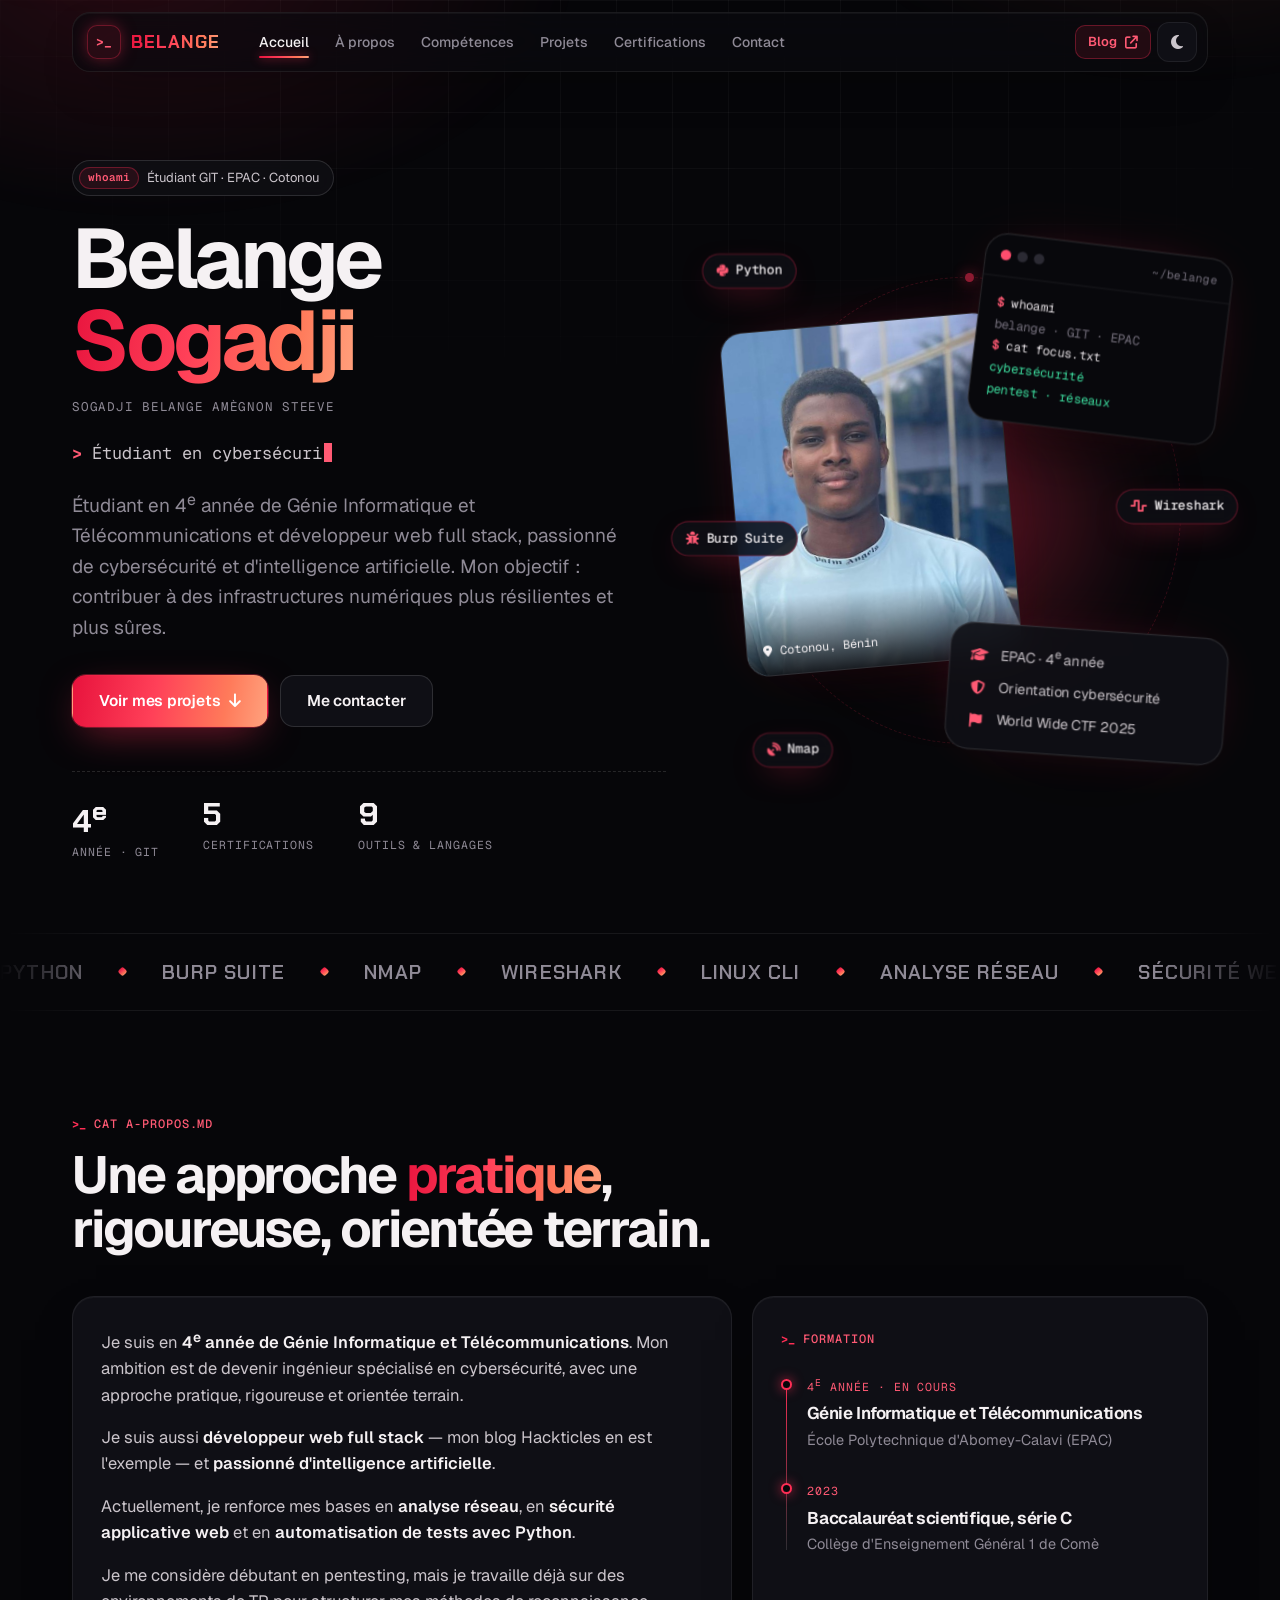
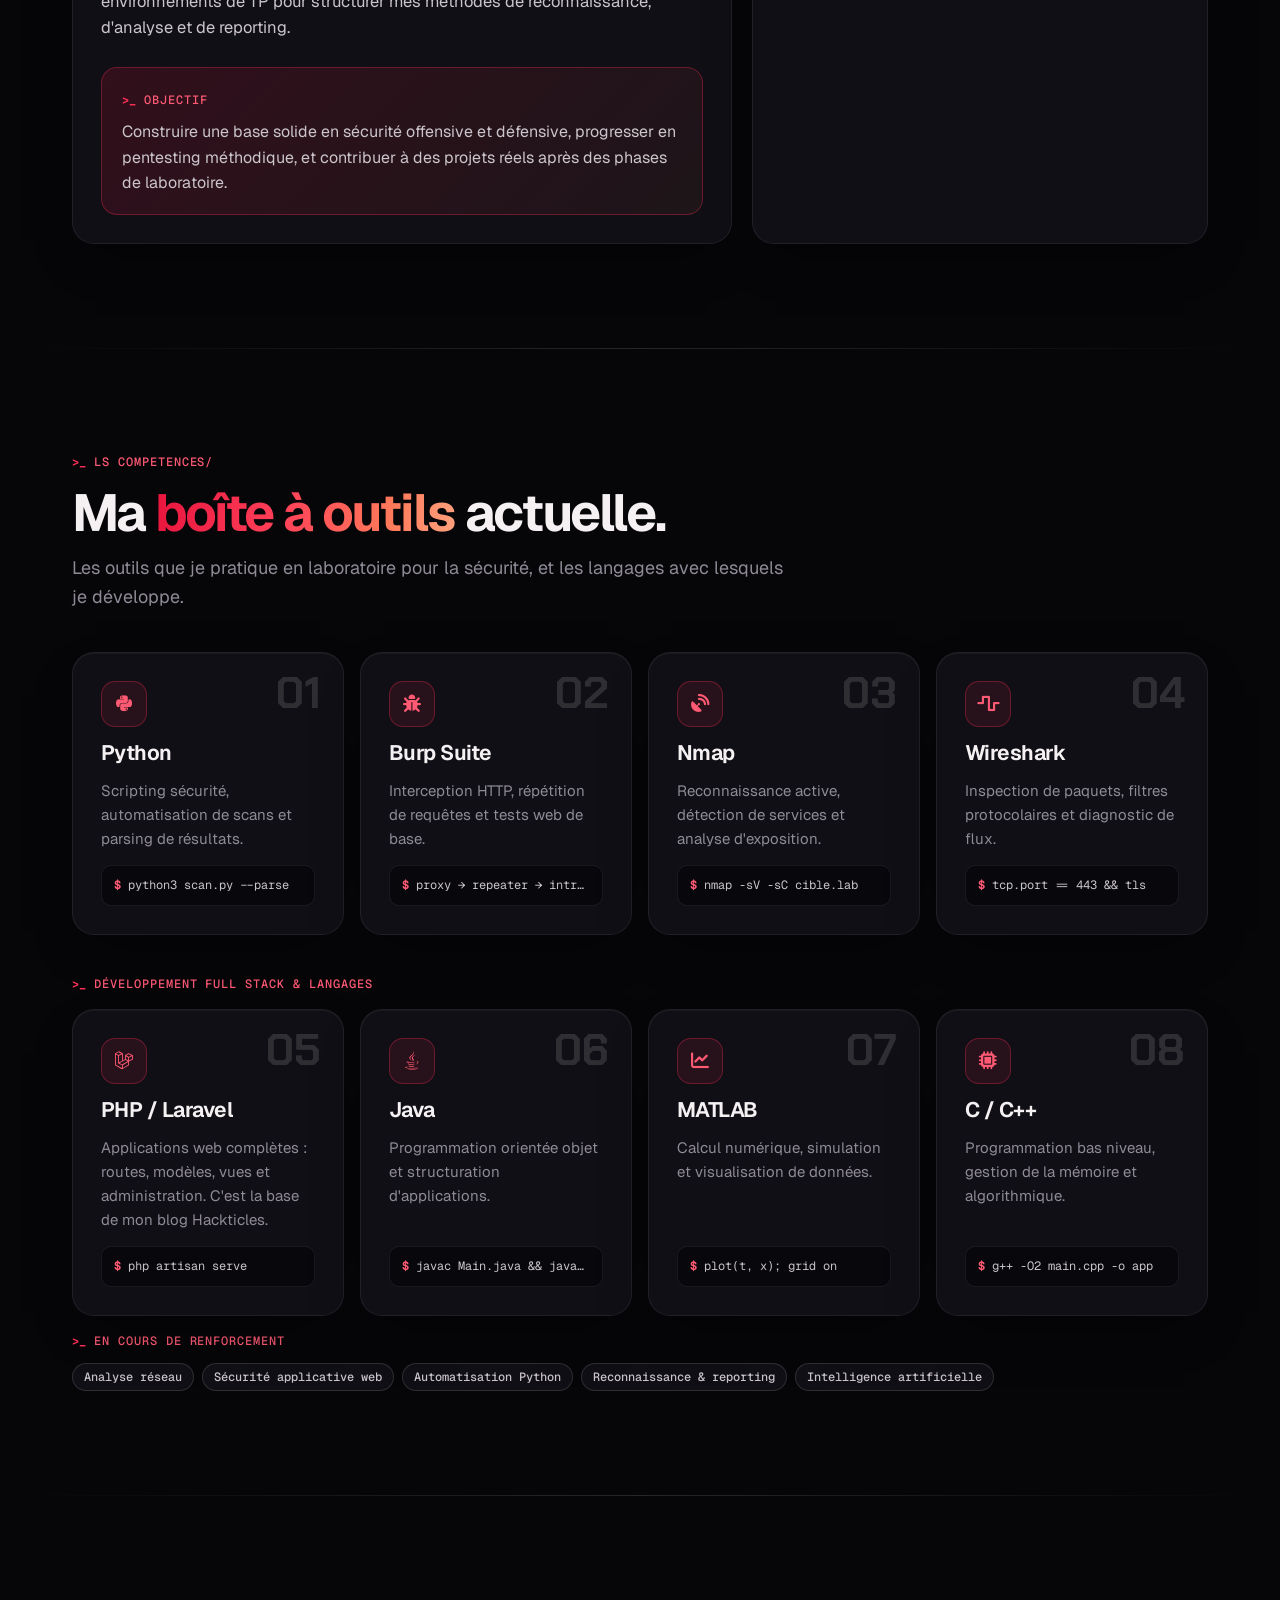
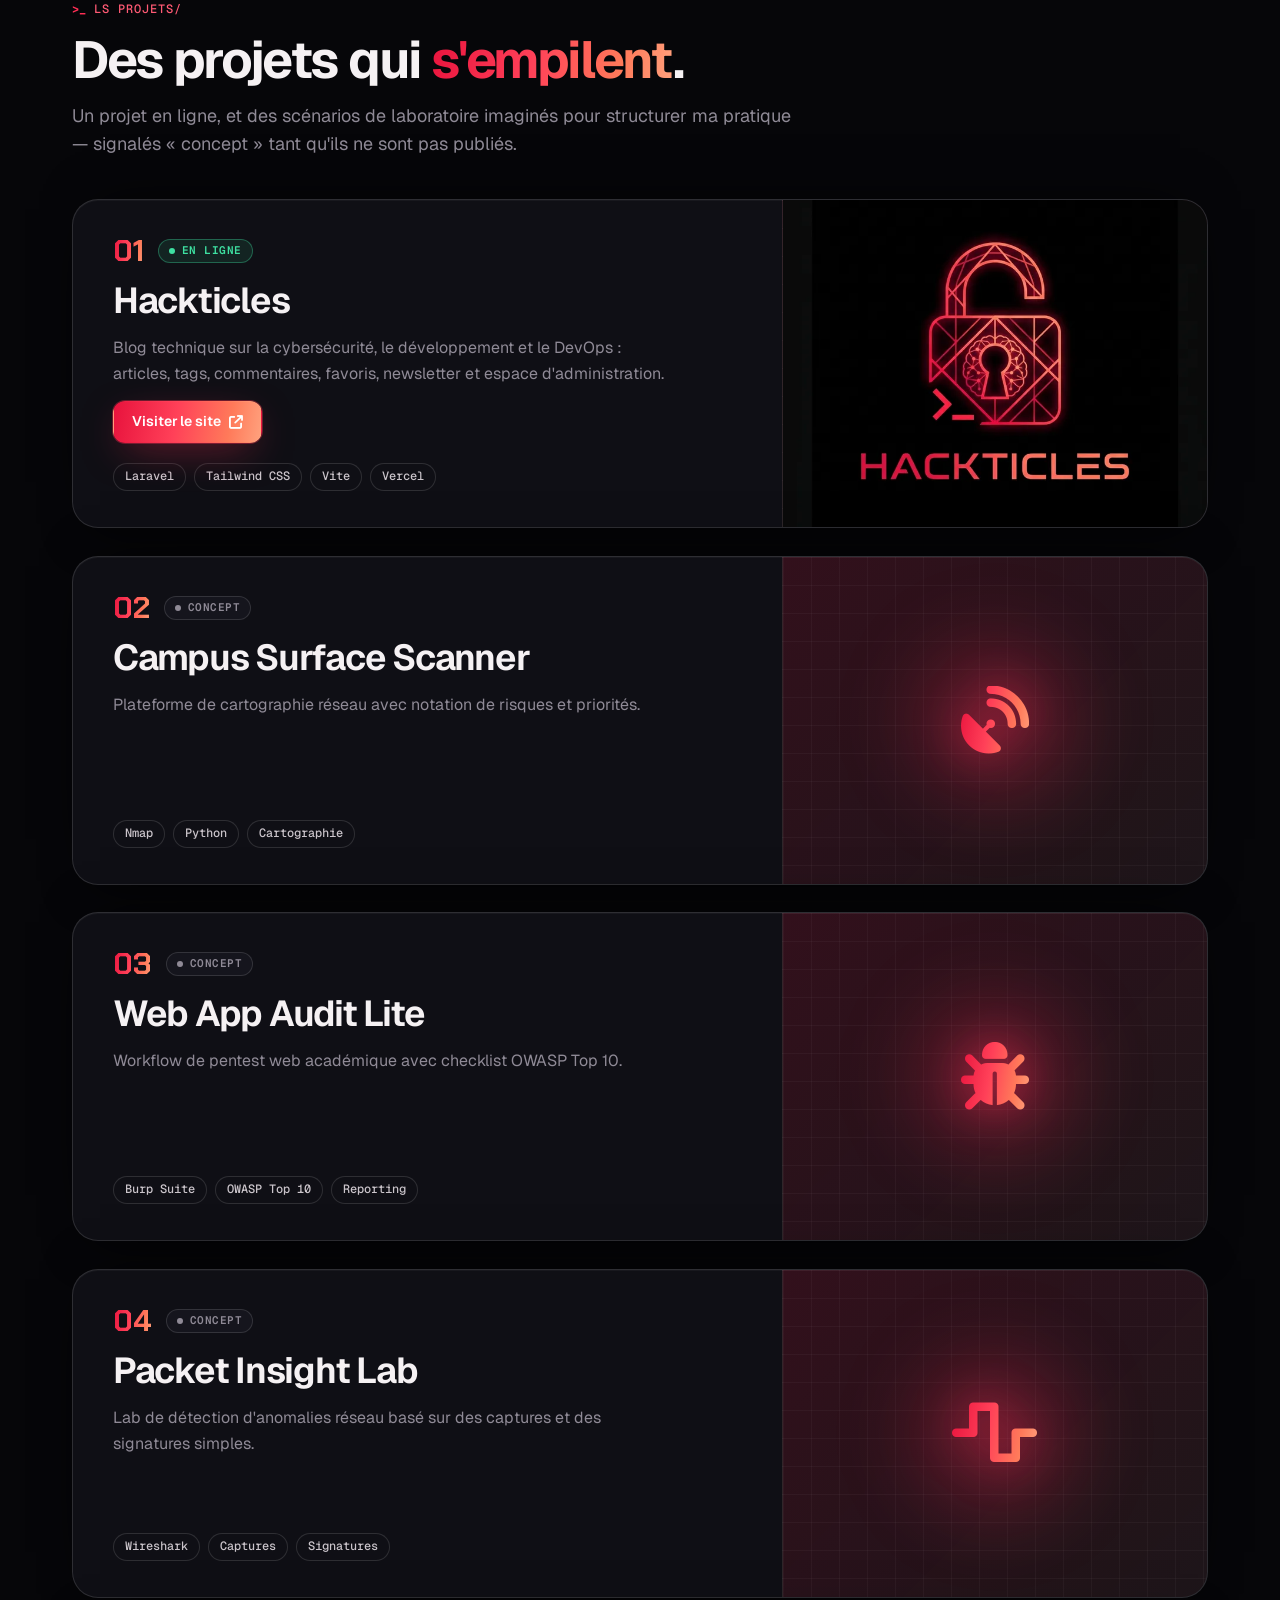
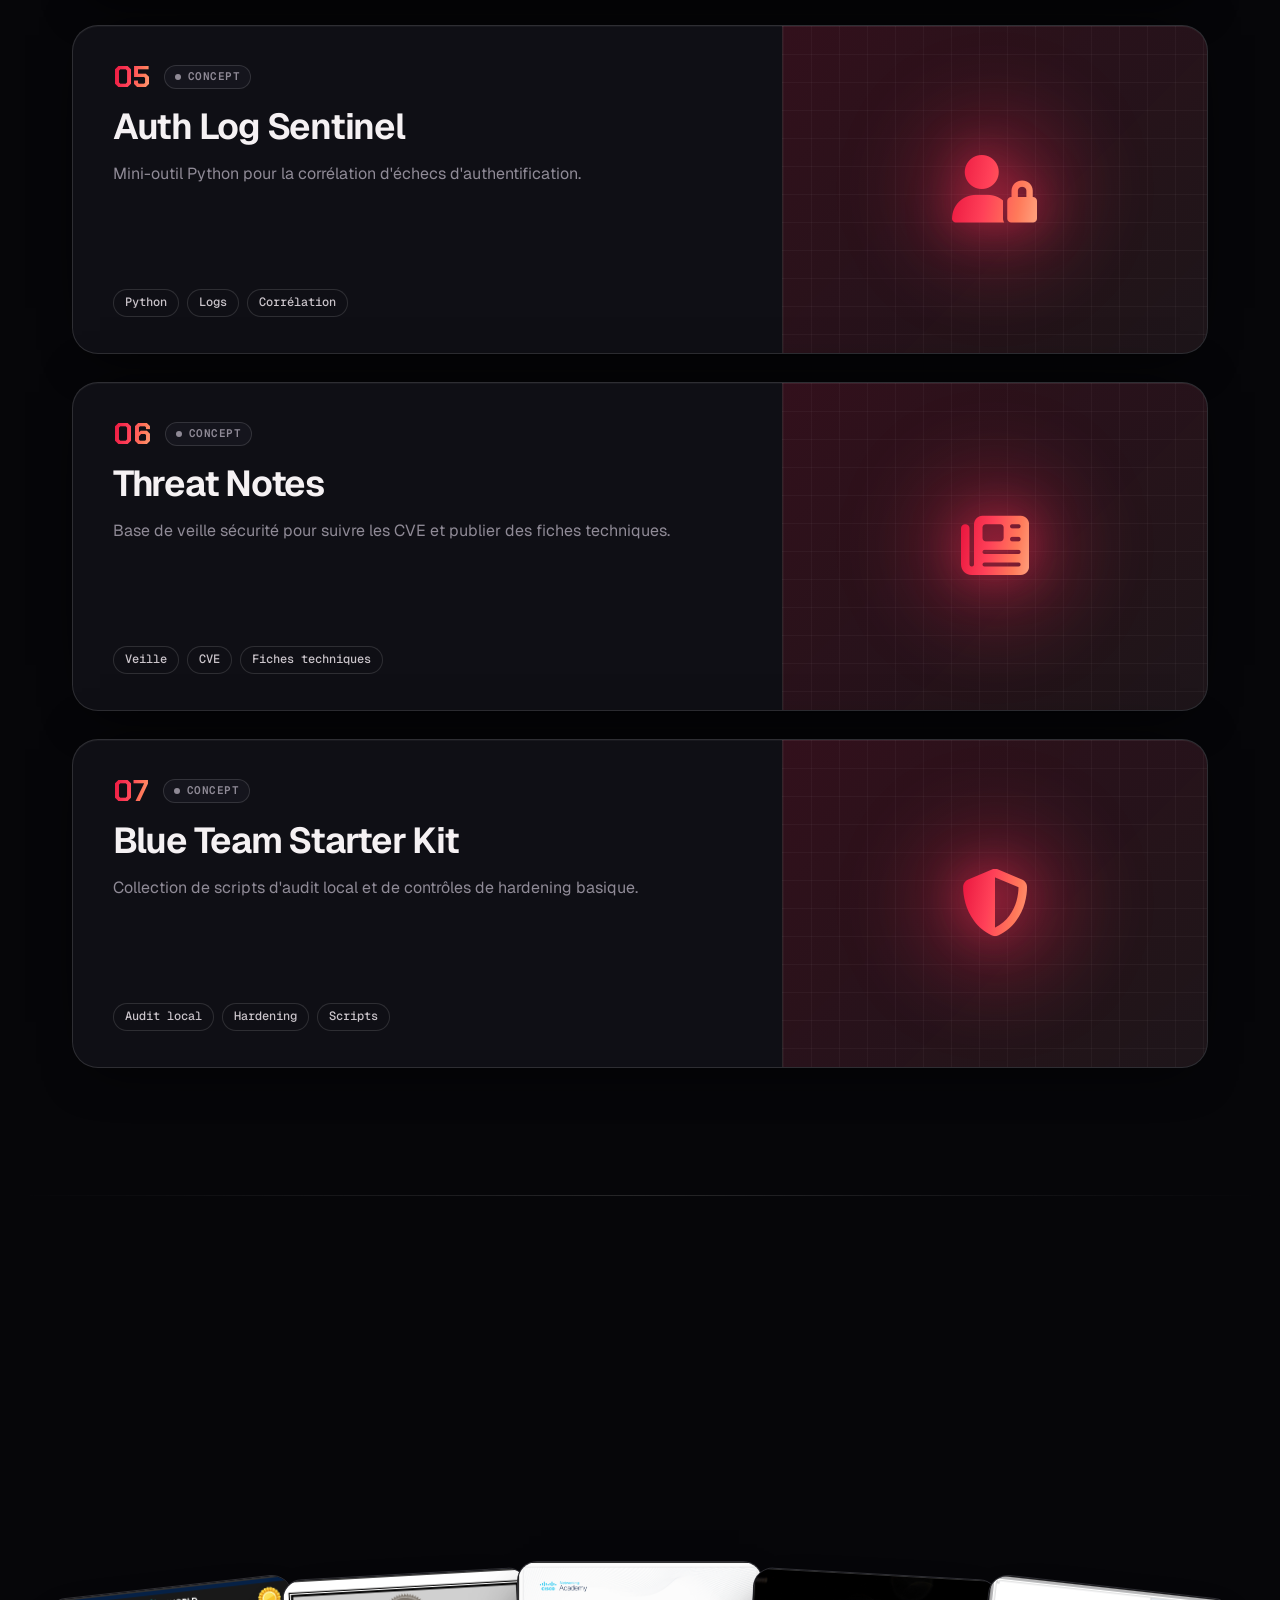
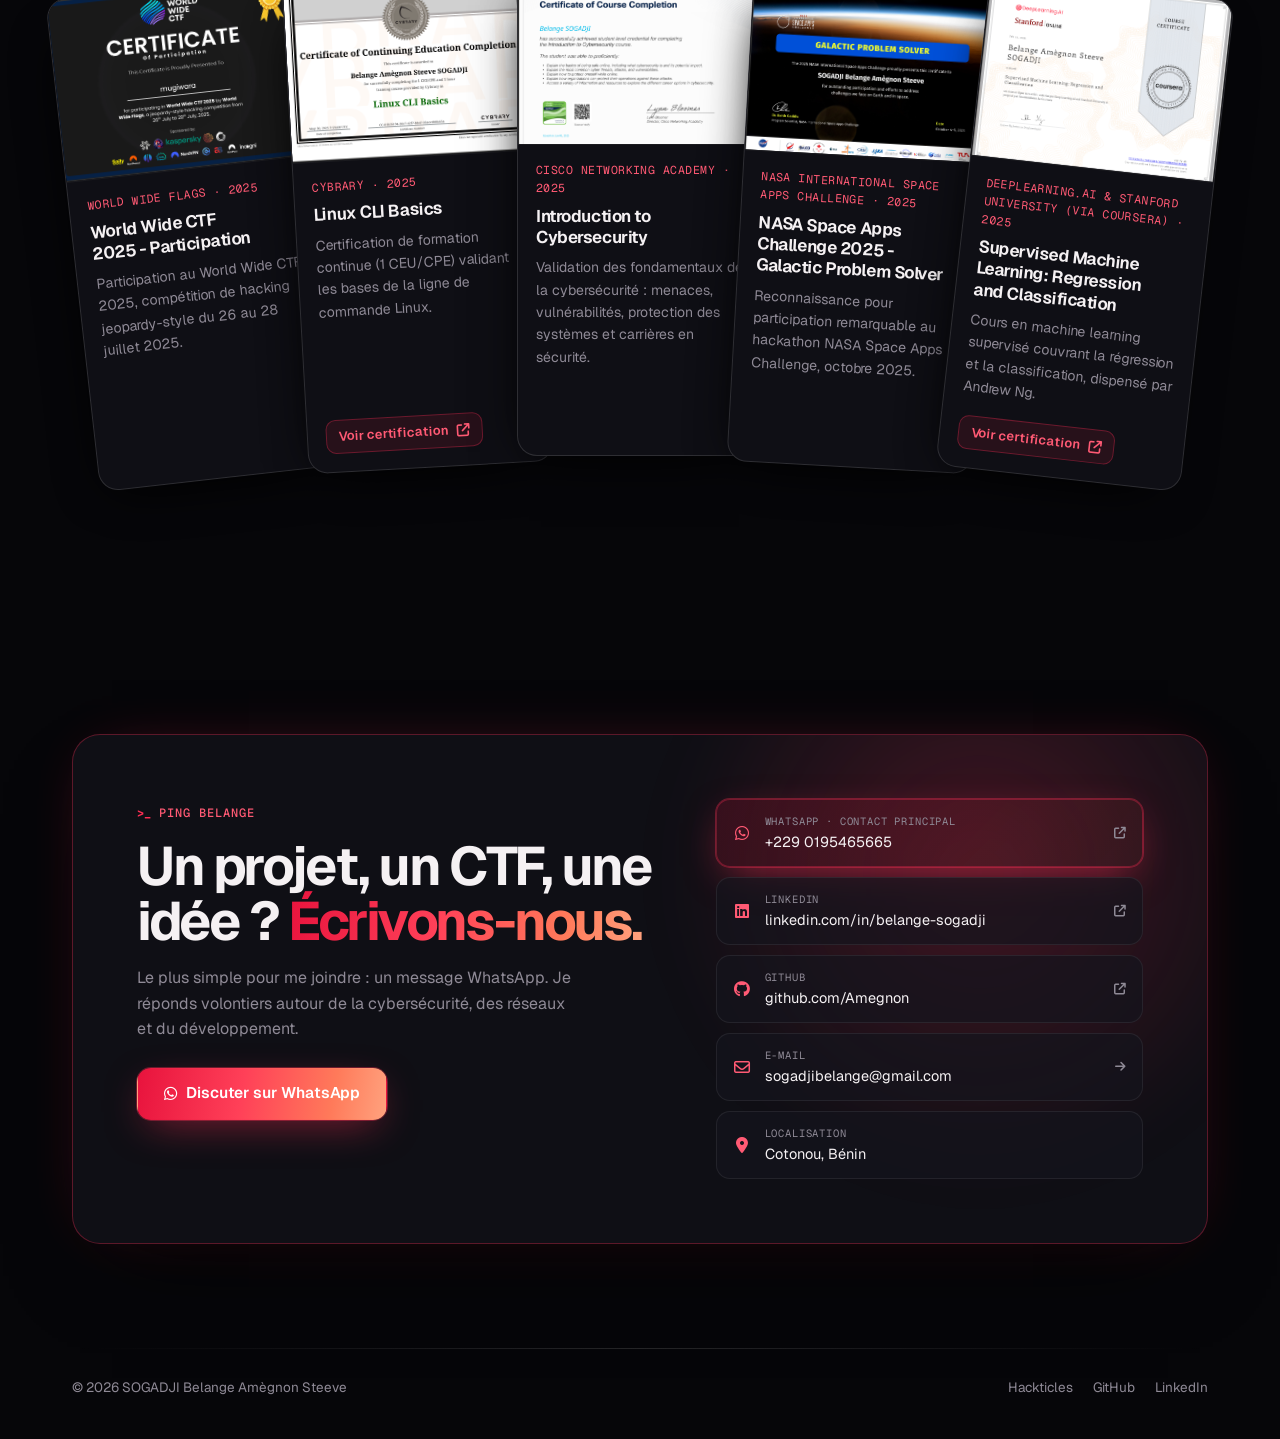
<file: index.html>
<!DOCTYPE html>
<html lang="fr" data-theme="dark">
<head>
  <meta charset="UTF-8" />
  <meta name="viewport" content="width=device-width, initial-scale=1.0, viewport-fit=cover" />
  <script>
    (function () {
      var root = document.documentElement;
      try {
        var saved = localStorage.getItem("portfolio-theme");
        if (saved === "light" || saved === "dark") root.dataset.theme = saved;
      } catch (e) {}
      root.classList.add("js");
    })();
  </script>
  <title>Belange Sogadji — Cybersécurité & Développement web full stack</title>
  <meta name="description" content="Portfolio de SOGADJI Belange Amègnon Steeve, étudiant en 4e année de Génie Informatique et Télécommunications à l'EPAC, développeur web full stack, passionné de cybersécurité et d'intelligence artificielle." />
  <meta name="theme-color" content="#060609" />
  <meta property="og:title" content="Belange Sogadji — Cybersécurité & Développement web full stack" />
  <meta property="og:description" content="Étudiant en Génie Informatique et Télécommunications, développeur web full stack, passionné de cybersécurité et d'IA : projets, compétences et certifications." />
  <meta property="og:type" content="website" />
  <meta property="og:image" content="assets/profile/profile.jpg" />
  <link rel="icon" href="data:image/svg+xml,%3Csvg xmlns='http://www.w3.org/2000/svg' viewBox='0 0 64 64'%3E%3Crect width='64' height='64' rx='14' fill='%23060609'/%3E%3Cpath d='M16 22l12 10-12 10M34 44h14' fill='none' stroke='%23ff2e55' stroke-width='6' stroke-linecap='round' stroke-linejoin='round'/%3E%3C/svg%3E" />
  <link rel="preconnect" href="https://fonts.googleapis.com" />
  <link rel="preconnect" href="https://fonts.gstatic.com" crossorigin />
  <link href="https://fonts.googleapis.com/css2?family=Chakra+Petch:wght@600;700&family=Geist+Mono:wght@400;500;600;700&family=Geist:wght@400;500;600;700&display=swap" rel="stylesheet" />
  <link rel="stylesheet" href="https://cdnjs.cloudflare.com/ajax/libs/font-awesome/6.5.2/css/all.min.css" />
  <link rel="stylesheet" href="css/styles.css?v=6" />
</head>
<body>
  <a href="#main" class="btn btn-primary skip-link">Aller au contenu</a>
  <div class="progress" aria-hidden="true"></div>

  <header class="nav" id="nav">
    <div class="wrap">
      <nav class="nav__bar" aria-label="Navigation principale">
        <a href="#home" class="brand" aria-label="Belange Sogadji — accueil">
          <span class="brand__mark" aria-hidden="true">&gt;_</span>
          <span class="brand__word">Belange</span>
        </a>

        <div class="nav__links">
          <a href="#home" class="nav__link" data-nav="home">Accueil</a>
          <a href="#about" class="nav__link" data-nav="about">À propos</a>
          <a href="#skills" class="nav__link" data-nav="skills">Compétences</a>
          <a href="#projects" class="nav__link" data-nav="projects">Projets</a>
          <a href="#certifications" class="nav__link" data-nav="certifications">Certifications</a>
          <a href="#contact" class="nav__link" data-nav="contact">Contact</a>
        </div>

        <div class="nav__spacer"></div>

        <div class="nav__actions">
          <a href="https://hackticles.vercel.app" target="_blank" rel="noopener noreferrer" class="btn btn-soft btn-sm nav__blog">
            Blog <i class="fa-solid fa-arrow-up-right-from-square" aria-hidden="true"></i>
          </a>
          <button type="button" id="theme-toggle" class="icon-btn" aria-label="Basculer le thème">
            <i class="fa-solid fa-sun icon-sun" aria-hidden="true"></i>
            <i class="fa-solid fa-moon icon-moon" aria-hidden="true"></i>
          </button>
          <button type="button" id="menu-toggle" class="icon-btn nav__burger" aria-label="Ouvrir le menu" aria-expanded="false" aria-controls="mobile-menu">
            <i class="fa-solid fa-bars" aria-hidden="true"></i>
          </button>
        </div>
      </nav>
    </div>

    <div id="mobile-menu" class="mobile-menu" hidden>
      <a href="#home" data-nav="home"><i class="fa-solid fa-house" aria-hidden="true"></i>Accueil</a>
      <a href="#about" data-nav="about"><i class="fa-solid fa-user" aria-hidden="true"></i>À propos</a>
      <a href="#skills" data-nav="skills"><i class="fa-solid fa-shield-halved" aria-hidden="true"></i>Compétences</a>
      <a href="#projects" data-nav="projects"><i class="fa-solid fa-diagram-project" aria-hidden="true"></i>Projets</a>
      <a href="#certifications" data-nav="certifications"><i class="fa-solid fa-certificate" aria-hidden="true"></i>Certifications</a>
      <a href="#contact" data-nav="contact"><i class="fa-solid fa-address-card" aria-hidden="true"></i>Contact</a>
      <a href="https://hackticles.vercel.app" target="_blank" rel="noopener noreferrer"><i class="fa-solid fa-arrow-up-right-from-square" aria-hidden="true"></i>Blog Hackticles</a>
    </div>
  </header>

  <main id="main">
    <!-- ============================ Hero ============================ -->
    <section class="hero" id="home" data-section>
      <div class="wrap hero__grid">
        <div>
          <span class="pill" data-reveal>
            <span class="pill__dot">whoami</span>
            Étudiant GIT · EPAC · Cotonou
          </span>
          <h1 class="hero__title" data-reveal style="--delay:.06s">Belange <span class="text-grad">Sogadji</span></h1>
          <p class="hero__fullname" data-reveal style="--delay:.1s">SOGADJI Belange Amègnon Steeve</p>
          <p class="hero__role" data-reveal style="--delay:.14s" aria-label="Étudiant en cybersécurité, développeur web full stack, passionné d'intelligence artificielle">
            <span class="p" aria-hidden="true">&gt;</span>
            <span aria-hidden="true"><span id="typed" data-words='["Étudiant en cybersécurité","Développeur web full stack","Passionné d&#39;intelligence artificielle","Participant CTF","Pentesting — niveau débutant"]'>Étudiant en cybersécurité</span><span class="caret"></span></span>
          </p>
          <p class="hero__sub" data-reveal style="--delay:.18s">
            Étudiant en 4<sup>e</sup> année de Génie Informatique et Télécommunications et développeur web
            full stack, passionné de cybersécurité et d'intelligence artificielle. Mon objectif : contribuer à des
            infrastructures numériques plus résilientes et plus sûres.
          </p>
          <div class="hero__cta" data-reveal style="--delay:.22s">
            <a href="#projects" class="btn btn-primary btn-lg">Voir mes projets <i class="fa-solid fa-arrow-down" aria-hidden="true"></i></a>
            <a href="#contact" class="btn btn-ghost btn-lg">Me contacter</a>
          </div>
          <div class="hero__stats" data-reveal style="--delay:.28s">
            <div><div class="stat__n"><span data-count="4">4</span><sup>e</sup></div><div class="stat__l">année · GIT</div></div>
            <div><div class="stat__n" data-count="5" id="stat-certs">5</div><div class="stat__l">certifications</div></div>
            <div><div class="stat__n" data-count="9">9</div><div class="stat__l">outils &amp; langages</div></div>
          </div>
        </div>

        <div class="stage" id="stage" data-reveal style="--delay:.1s">
          <div class="stage__halo" aria-hidden="true"></div>
          <div class="stage__ring" aria-hidden="true"></div>
          <div class="stage__scene">
            <figure class="deck-card deck-card--photo">
              <img id="profile-photo" src="assets/profile/profile.jpg" alt="Photo de profil de SOGADJI Belange Amègnon Steeve" width="623" height="673" />
              <figcaption><i class="fa-solid fa-location-dot" aria-hidden="true"></i> Cotonou, Bénin</figcaption>
            </figure>

            <div class="deck-card deck-card--term" aria-hidden="true">
              <div class="terminal__bar">
                <span class="terminal__dot"></span><span class="terminal__dot"></span><span class="terminal__dot"></span>
                <span>~/belange</span>
              </div>
              <div class="terminal__body">
                <div><span class="p">$</span> whoami</div>
                <div class="dim">belange · GIT · EPAC</div>
                <div><span class="p">$</span> cat focus.txt</div>
                <div class="ok">cybersécurité</div>
                <div class="ok">pentest · réseaux</div>
              </div>
            </div>

            <div class="deck-card deck-card--id">
              <div class="id-row"><i class="fa-solid fa-graduation-cap" aria-hidden="true"></i><span>EPAC · 4<sup>e</sup> année</span></div>
              <div class="id-row"><i class="fa-solid fa-shield-halved" aria-hidden="true"></i><span>Orientation cybersécurité</span></div>
              <div class="id-row"><i class="fa-solid fa-flag" aria-hidden="true"></i><span>World Wide CTF 2025</span></div>
            </div>

            <span class="orbit-tag" style="top:3%;left:-2%;--d:0s"><i class="fa-brands fa-python" aria-hidden="true"></i>Python</span>
            <span class="orbit-tag" style="top:52%;left:-8%;--d:-1.5s"><i class="fa-solid fa-bug" aria-hidden="true"></i>Burp Suite</span>
            <span class="orbit-tag" style="bottom:3%;left:8%;--d:-3s"><i class="fa-solid fa-satellite-dish" aria-hidden="true"></i>Nmap</span>
            <span class="orbit-tag orbit-tag--low" style="top:46%;right:-4%;--d:-4.5s"><i class="fa-solid fa-wave-square" aria-hidden="true"></i>Wireshark</span>
          </div>
        </div>
      </div>
    </section>

    <div class="marquee" aria-hidden="true">
      <div class="marquee__track">
        <span class="marquee__item">Python</span>
        <span class="marquee__item">Burp Suite</span>
        <span class="marquee__item">Nmap</span>
        <span class="marquee__item">Wireshark</span>
        <span class="marquee__item">Linux CLI</span>
        <span class="marquee__item">Analyse réseau</span>
        <span class="marquee__item">Sécurité web</span>
        <span class="marquee__item">CTF</span>
        <span class="marquee__item">Machine Learning</span>
        <span class="marquee__item">PHP / Laravel</span>
        <span class="marquee__item">Java</span>
        <span class="marquee__item">MATLAB</span>
        <span class="marquee__item">C / C++</span>
        <span class="marquee__item">Full stack</span>
        <span class="marquee__item">IA</span>
      </div>
      <div class="marquee__track">
        <span class="marquee__item">Python</span>
        <span class="marquee__item">Burp Suite</span>
        <span class="marquee__item">Nmap</span>
        <span class="marquee__item">Wireshark</span>
        <span class="marquee__item">Linux CLI</span>
        <span class="marquee__item">Analyse réseau</span>
        <span class="marquee__item">Sécurité web</span>
        <span class="marquee__item">CTF</span>
        <span class="marquee__item">Machine Learning</span>
        <span class="marquee__item">PHP / Laravel</span>
        <span class="marquee__item">Java</span>
        <span class="marquee__item">MATLAB</span>
        <span class="marquee__item">C / C++</span>
        <span class="marquee__item">Full stack</span>
        <span class="marquee__item">IA</span>
      </div>
    </div>

    <!-- ========================== À propos ========================== -->
    <section class="section" id="about" data-section>
      <div class="wrap">
        <header class="section-head">
          <span class="kicker" data-reveal>cat a-propos.md</span>
          <h2 class="section-title" data-reveal style="--delay:.05s">Une approche <span class="text-grad">pratique</span>, rigoureuse, orientée terrain.</h2>
        </header>

        <div class="about-grid">
          <article class="panel panel-pad spotlight" data-reveal>
            <div class="prose">
              <p>
                Je suis en <strong>4<sup>e</sup> année de Génie Informatique et Télécommunications</strong>. Mon ambition est de
                devenir ingénieur spécialisé en cybersécurité, avec une approche pratique, rigoureuse et orientée terrain.
              </p>
              <p>
                Je suis aussi <strong>développeur web full stack</strong> — mon blog Hackticles en est l'exemple — et
                <strong>passionné d'intelligence artificielle</strong>.
              </p>
              <p>
                Actuellement, je renforce mes bases en <strong>analyse réseau</strong>, en <strong>sécurité applicative web</strong> et en
                <strong>automatisation de tests avec Python</strong>.
              </p>
              <p>
                Je me considère débutant en pentesting, mais je travaille déjà sur des environnements de TP pour
                structurer mes méthodes de reconnaissance, d'analyse et de reporting.
              </p>
            </div>
            <div class="goal">
              <span class="kicker">objectif</span>
              <p>
                Construire une base solide en sécurité offensive et défensive, progresser en pentesting
                méthodique, et contribuer à des projets réels après des phases de laboratoire.
              </p>
            </div>
          </article>

          <aside class="panel panel-pad spotlight" data-reveal style="--delay:.1s">
            <span class="kicker">formation</span>
            <div class="timeline">
              <article class="timeline__item">
                <span class="timeline__when">4<sup>e</sup> année · en cours</span>
                <h3>Génie Informatique et Télécommunications</h3>
                <p>École Polytechnique d'Abomey-Calavi (EPAC)</p>
              </article>
              <article class="timeline__item">
                <span class="timeline__when">2023</span>
                <h3>Baccalauréat scientifique, série C</h3>
                <p>Collège d'Enseignement Général 1 de Comè</p>
              </article>
            </div>
          </aside>
        </div>
      </div>
    </section>

    <hr class="divider" />

    <!-- ========================= Compétences ======================== -->
    <section class="section" id="skills" data-section>
      <div class="wrap">
        <header class="section-head">
          <span class="kicker" data-reveal>ls competences/</span>
          <h2 class="section-title" data-reveal style="--delay:.05s">Ma <span class="text-grad">boîte à outils</span> actuelle.</h2>
          <p class="section-sub" data-reveal style="--delay:.1s">Les outils que je pratique en laboratoire pour la sécurité, et les langages avec lesquels je développe.</p>
        </header>

        <div class="bento">
          <article class="panel panel-pad spotlight skill" data-reveal>
            <span class="skill__n" aria-hidden="true">01</span>
            <span class="skill__icon"><i class="fa-brands fa-python" aria-hidden="true"></i></span>
            <h3>Python</h3>
            <p>Scripting sécurité, automatisation de scans et parsing de résultats.</p>
            <code class="skill__cmd" aria-hidden="true">python3 scan.py --parse</code>
          </article>
          <article class="panel panel-pad spotlight skill" data-reveal style="--delay:.07s">
            <span class="skill__n" aria-hidden="true">02</span>
            <span class="skill__icon"><i class="fa-solid fa-bug" aria-hidden="true"></i></span>
            <h3>Burp Suite</h3>
            <p>Interception HTTP, répétition de requêtes et tests web de base.</p>
            <code class="skill__cmd" aria-hidden="true">proxy → repeater → intruder</code>
          </article>
          <article class="panel panel-pad spotlight skill" data-reveal style="--delay:.14s">
            <span class="skill__n" aria-hidden="true">03</span>
            <span class="skill__icon"><i class="fa-solid fa-satellite-dish" aria-hidden="true"></i></span>
            <h3>Nmap</h3>
            <p>Reconnaissance active, détection de services et analyse d'exposition.</p>
            <code class="skill__cmd" aria-hidden="true">nmap -sV -sC cible.lab</code>
          </article>
          <article class="panel panel-pad spotlight skill" data-reveal style="--delay:.21s">
            <span class="skill__n" aria-hidden="true">04</span>
            <span class="skill__icon"><i class="fa-solid fa-wave-square" aria-hidden="true"></i></span>
            <h3>Wireshark</h3>
            <p>Inspection de paquets, filtres protocolaires et diagnostic de flux.</p>
            <code class="skill__cmd" aria-hidden="true">tcp.port == 443 &amp;&amp; tls</code>
          </article>
        </div>

        <h3 class="bento-title" data-reveal><span class="kicker">développement full stack &amp; langages</span></h3>
        <div class="bento">
          <article class="panel panel-pad spotlight skill" data-reveal>
            <span class="skill__n" aria-hidden="true">05</span>
            <span class="skill__icon"><i class="fa-brands fa-laravel" aria-hidden="true"></i></span>
            <h3>PHP / Laravel</h3>
            <p>Applications web complètes : routes, modèles, vues et administration. C'est la base de mon blog Hackticles.</p>
            <code class="skill__cmd" aria-hidden="true">php artisan serve</code>
          </article>
          <article class="panel panel-pad spotlight skill" data-reveal style="--delay:.07s">
            <span class="skill__n" aria-hidden="true">06</span>
            <span class="skill__icon"><i class="fa-brands fa-java" aria-hidden="true"></i></span>
            <h3>Java</h3>
            <p>Programmation orientée objet et structuration d'applications.</p>
            <code class="skill__cmd" aria-hidden="true">javac Main.java &amp;&amp; java Main</code>
          </article>
          <article class="panel panel-pad spotlight skill" data-reveal style="--delay:.14s">
            <span class="skill__n" aria-hidden="true">07</span>
            <span class="skill__icon"><i class="fa-solid fa-chart-line" aria-hidden="true"></i></span>
            <h3>MATLAB</h3>
            <p>Calcul numérique, simulation et visualisation de données.</p>
            <code class="skill__cmd" aria-hidden="true">plot(t, x); grid on</code>
          </article>
          <article class="panel panel-pad spotlight skill" data-reveal style="--delay:.21s">
            <span class="skill__n" aria-hidden="true">08</span>
            <span class="skill__icon"><i class="fa-solid fa-microchip" aria-hidden="true"></i></span>
            <h3>C / C++</h3>
            <p>Programmation bas niveau, gestion de la mémoire et algorithmique.</p>
            <code class="skill__cmd" aria-hidden="true">g++ -O2 main.cpp -o app</code>
          </article>
        </div>

        <div class="learning" data-reveal>
          <span class="kicker">en cours de renforcement</span>
          <div class="chips">
            <span class="chip">Analyse réseau</span>
            <span class="chip">Sécurité applicative web</span>
            <span class="chip">Automatisation Python</span>
            <span class="chip">Reconnaissance &amp; reporting</span>
            <span class="chip">Intelligence artificielle</span>
          </div>
        </div>
      </div>
    </section>

    <hr class="divider" />

    <!-- =========================== Projets ========================== -->
    <section class="section" id="projects" data-section>
      <div class="wrap">
        <header class="section-head">
          <span class="kicker" data-reveal>ls projets/</span>
          <h2 class="section-title" data-reveal style="--delay:.05s">Des projets qui <span class="text-grad">s'empilent</span>.</h2>
          <p class="section-sub" data-reveal style="--delay:.1s">Un projet en ligne, et des scénarios de laboratoire imaginés pour structurer ma pratique — signalés « concept » tant qu'ils ne sont pas publiés.</p>
        </header>

        <div class="stack" id="stack">
          <article class="stack__card" style="--i:0">
            <div class="stack__inner spotlight">
              <div class="stack__body">
                <div class="stack__top"><span class="stack__n">01</span><span class="badge badge--ok">En ligne</span></div>
                <h3 class="stack__title">Hackticles</h3>
                <p class="stack__desc">Blog technique sur la cybersécurité, le développement et le DevOps : articles, tags, commentaires, favoris, newsletter et espace d'administration.</p>
                <div class="stack__cta">
                  <a href="https://hackticles.vercel.app" target="_blank" rel="noopener noreferrer" class="btn btn-primary">Visiter le site <i class="fa-solid fa-arrow-up-right-from-square" aria-hidden="true"></i></a>
                </div>
                <div class="chips"><span class="chip">Laravel</span><span class="chip">Tailwind CSS</span><span class="chip">Vite</span><span class="chip">Vercel</span></div>
              </div>
              <div class="stack__media"><img src="assets/projects/hackticles.webp" alt="Logo Hackticles : cadenas filaire néon rouge" width="720" height="720" loading="lazy" /></div>
            </div>
          </article>

          <article class="stack__card" style="--i:1">
            <div class="stack__inner spotlight">
              <div class="stack__body">
                <div class="stack__top"><span class="stack__n">02</span><span class="badge">Concept</span></div>
                <h3 class="stack__title">Campus Surface Scanner</h3>
                <p class="stack__desc">Plateforme de cartographie réseau avec notation de risques et priorités.</p>
                <div class="chips"><span class="chip">Nmap</span><span class="chip">Python</span><span class="chip">Cartographie</span></div>
              </div>
              <div class="stack__media" aria-hidden="true"><i class="fa-solid fa-satellite-dish stack__glyph"></i></div>
            </div>
          </article>

          <article class="stack__card" style="--i:2">
            <div class="stack__inner spotlight">
              <div class="stack__body">
                <div class="stack__top"><span class="stack__n">03</span><span class="badge">Concept</span></div>
                <h3 class="stack__title">Web App Audit Lite</h3>
                <p class="stack__desc">Workflow de pentest web académique avec checklist OWASP Top 10.</p>
                <div class="chips"><span class="chip">Burp Suite</span><span class="chip">OWASP Top 10</span><span class="chip">Reporting</span></div>
              </div>
              <div class="stack__media" aria-hidden="true"><i class="fa-solid fa-bug stack__glyph"></i></div>
            </div>
          </article>

          <article class="stack__card" style="--i:3">
            <div class="stack__inner spotlight">
              <div class="stack__body">
                <div class="stack__top"><span class="stack__n">04</span><span class="badge">Concept</span></div>
                <h3 class="stack__title">Packet Insight Lab</h3>
                <p class="stack__desc">Lab de détection d'anomalies réseau basé sur des captures et des signatures simples.</p>
                <div class="chips"><span class="chip">Wireshark</span><span class="chip">Captures</span><span class="chip">Signatures</span></div>
              </div>
              <div class="stack__media" aria-hidden="true"><i class="fa-solid fa-wave-square stack__glyph"></i></div>
            </div>
          </article>

          <article class="stack__card" style="--i:4">
            <div class="stack__inner spotlight">
              <div class="stack__body">
                <div class="stack__top"><span class="stack__n">05</span><span class="badge">Concept</span></div>
                <h3 class="stack__title">Auth Log Sentinel</h3>
                <p class="stack__desc">Mini-outil Python pour la corrélation d'échecs d'authentification.</p>
                <div class="chips"><span class="chip">Python</span><span class="chip">Logs</span><span class="chip">Corrélation</span></div>
              </div>
              <div class="stack__media" aria-hidden="true"><i class="fa-solid fa-user-lock stack__glyph"></i></div>
            </div>
          </article>

          <article class="stack__card" style="--i:5">
            <div class="stack__inner spotlight">
              <div class="stack__body">
                <div class="stack__top"><span class="stack__n">06</span><span class="badge">Concept</span></div>
                <h3 class="stack__title">Threat Notes</h3>
                <p class="stack__desc">Base de veille sécurité pour suivre les CVE et publier des fiches techniques.</p>
                <div class="chips"><span class="chip">Veille</span><span class="chip">CVE</span><span class="chip">Fiches techniques</span></div>
              </div>
              <div class="stack__media" aria-hidden="true"><i class="fa-solid fa-newspaper stack__glyph"></i></div>
            </div>
          </article>

          <article class="stack__card" style="--i:6">
            <div class="stack__inner spotlight">
              <div class="stack__body">
                <div class="stack__top"><span class="stack__n">07</span><span class="badge">Concept</span></div>
                <h3 class="stack__title">Blue Team Starter Kit</h3>
                <p class="stack__desc">Collection de scripts d'audit local et de contrôles de hardening basique.</p>
                <div class="chips"><span class="chip">Audit local</span><span class="chip">Hardening</span><span class="chip">Scripts</span></div>
              </div>
              <div class="stack__media" aria-hidden="true"><i class="fa-solid fa-shield-halved stack__glyph"></i></div>
            </div>
          </article>
        </div>
      </div>
    </section>

    <hr class="divider" />

    <!-- ======================= Certifications ======================= -->
    <section class="section" id="certifications" data-section>
      <div class="wrap">
        <header class="section-head">
          <span class="kicker" data-reveal>ls certifications/</span>
          <h2 class="section-title" data-reveal style="--delay:.05s">Attestations &amp; <span class="text-grad">badges</span> obtenus.</h2>
          <p class="fan-hint fan-hint--desktop" data-reveal style="--delay:.1s"><i class="fa-solid fa-hand-pointer" aria-hidden="true"></i> Survolez une carte pour la sortir du paquet, cliquez sur l'image pour l'agrandir.</p>
          <p class="fan-hint fan-hint--mobile" data-reveal style="--delay:.1s"><i class="fa-solid fa-arrows-left-right" aria-hidden="true"></i> Faites glisser pour parcourir, touchez l'image pour l'agrandir.</p>
        </header>

        <div id="certifications-grid" class="fan" data-reveal></div>
      </div>
    </section>

    <!-- =========================== Contact ========================== -->
    <section class="section" id="contact" data-section>
      <div class="wrap">
        <div class="contact" data-reveal>
          <div>
            <span class="kicker">ping belange</span>
            <h2 class="contact__title">Un projet, un CTF, une idée ? <span class="text-grad">Écrivons-nous.</span></h2>
            <p class="contact__sub">Le plus simple pour me joindre : un message WhatsApp. Je réponds volontiers autour de la cybersécurité, des réseaux et du développement.</p>
            <div class="contact__cta">
              <a href="https://wa.me/2290195465665" target="_blank" rel="noopener noreferrer" class="btn btn-primary btn-lg"><i class="fa-brands fa-whatsapp" aria-hidden="true"></i> Discuter sur WhatsApp</a>
            </div>
          </div>

          <div class="contact__list">
            <a class="contact-row contact-row--main" href="https://wa.me/2290195465665" target="_blank" rel="noopener noreferrer">
              <i class="fa-brands fa-whatsapp" aria-hidden="true"></i>
              <span class="contact-row__text"><span class="contact-row__label">WhatsApp · contact principal</span>+229 0195465665</span>
              <i class="fa-solid fa-arrow-up-right-from-square contact-row__end" aria-hidden="true"></i>
            </a>
            <a class="contact-row" href="https://www.linkedin.com/in/belange-sogadji" target="_blank" rel="noopener noreferrer">
              <i class="fa-brands fa-linkedin" aria-hidden="true"></i>
              <span class="contact-row__text"><span class="contact-row__label">LinkedIn</span>linkedin.com/in/belange-sogadji</span>
              <i class="fa-solid fa-arrow-up-right-from-square contact-row__end" aria-hidden="true"></i>
            </a>
            <a class="contact-row" href="https://github.com/Amegnon" target="_blank" rel="noopener noreferrer">
              <i class="fa-brands fa-github" aria-hidden="true"></i>
              <span class="contact-row__text"><span class="contact-row__label">GitHub</span>github.com/Amegnon</span>
              <i class="fa-solid fa-arrow-up-right-from-square contact-row__end" aria-hidden="true"></i>
            </a>
            <a class="contact-row" href="mailto:sogadjibelange@gmail.com">
              <i class="fa-regular fa-envelope" aria-hidden="true"></i>
              <span class="contact-row__text"><span class="contact-row__label">E-mail</span>sogadjibelange@gmail.com</span>
              <i class="fa-solid fa-arrow-right contact-row__end" aria-hidden="true"></i>
            </a>
            <div class="contact-row">
              <i class="fa-solid fa-location-dot" aria-hidden="true"></i>
              <span class="contact-row__text"><span class="contact-row__label">Localisation</span>Cotonou, Bénin</span>
            </div>
          </div>
        </div>
      </div>
    </section>
  </main>

  <footer class="wrap">
    <hr class="divider" />
    <div class="footer">
      <span>© <span id="year">2026</span> SOGADJI Belange Amègnon Steeve</span>
      <div class="footer__links">
        <a href="https://hackticles.vercel.app" target="_blank" rel="noopener noreferrer">Hackticles</a>
        <a href="https://github.com/Amegnon" target="_blank" rel="noopener noreferrer">GitHub</a>
        <a href="https://www.linkedin.com/in/belange-sogadji" target="_blank" rel="noopener noreferrer">LinkedIn</a>
      </div>
    </div>
  </footer>

  <button type="button" id="scroll-top" class="icon-btn" aria-label="Retour en haut"><i class="fa-solid fa-arrow-up" aria-hidden="true"></i></button>
  <div class="toast" id="toast" role="status" aria-live="polite"><i class="fa-solid fa-circle-check" aria-hidden="true"></i><span></span></div>

  <script id="certifications-fallback-data" type="application/json">
    {
      "certifications": [
        {
          "title": "World Wide CTF 2025 - Participation",
          "issuer": "World Wide Flags",
          "year": "2025",
          "description": "Participation au World Wide CTF 2025, compétition de hacking jeopardy-style du 26 au 28 juillet 2025.",
          "image": "assets/certifications/World_wide_ctf_2025.png",
          "image_alt": "Certificat World Wide CTF 2025"
        },
        {
          "title": "Linux CLI Basics",
          "issuer": "Cybrary",
          "year": "2025",
          "description": "Certification de formation continue (1 CEU/CPE) validant les bases de la ligne de commande Linux.",
          "image": "assets/certifications/cybrary_linux.png",
          "image_alt": "Certificat Linux CLI Basics - Cybrary",
          "link": "https://app.cybrary.it/profile/EKOEll133?tab=cert-completion&cert=CC-81b26194-20e7-42f7-bb47-02aeeddda65a",
          "link_label": "Voir certification"
        },
        {
          "title": "Introduction to Cybersecurity",
          "issuer": "Cisco Networking Academy",
          "year": "2025",
          "description": "Validation des fondamentaux de la cybersécurité : menaces, vulnérabilités, protection des systèmes et carrières en sécurité.",
          "image": "assets/certifications/cisco_cybersecurity.png",
          "image_alt": "Certificat Introduction to Cybersecurity - Cisco"
        },
        {
          "title": "NASA Space Apps Challenge 2025 - Galactic Problem Solver",
          "issuer": "NASA International Space Apps Challenge",
          "year": "2025",
          "description": "Reconnaissance pour participation remarquable au hackathon NASA Space Apps Challenge, octobre 2025.",
          "image": "assets/certifications/nasa_space_apps.png",
          "image_alt": "Certificat NASA Space Apps Challenge 2025"
        },
        {
          "title": "Supervised Machine Learning: Regression and Classification",
          "issuer": "DeepLearning.AI & Stanford University (via Coursera)",
          "year": "2025",
          "description": "Cours en machine learning supervisé couvrant la régression et la classification, dispensé par Andrew Ng.",
          "image": "assets/certifications/machine_learning_coursera.png",
          "image_alt": "Certificat Supervised ML - Stanford / DeepLearning.AI",
          "link": "https://coursera.org/verify/JB66EA3EIB3N",
          "link_label": "Voir certification"
        }
      ]
    }
  </script>
  <script src="js/script.js?v=6"></script>
</body>
</html>
</file>
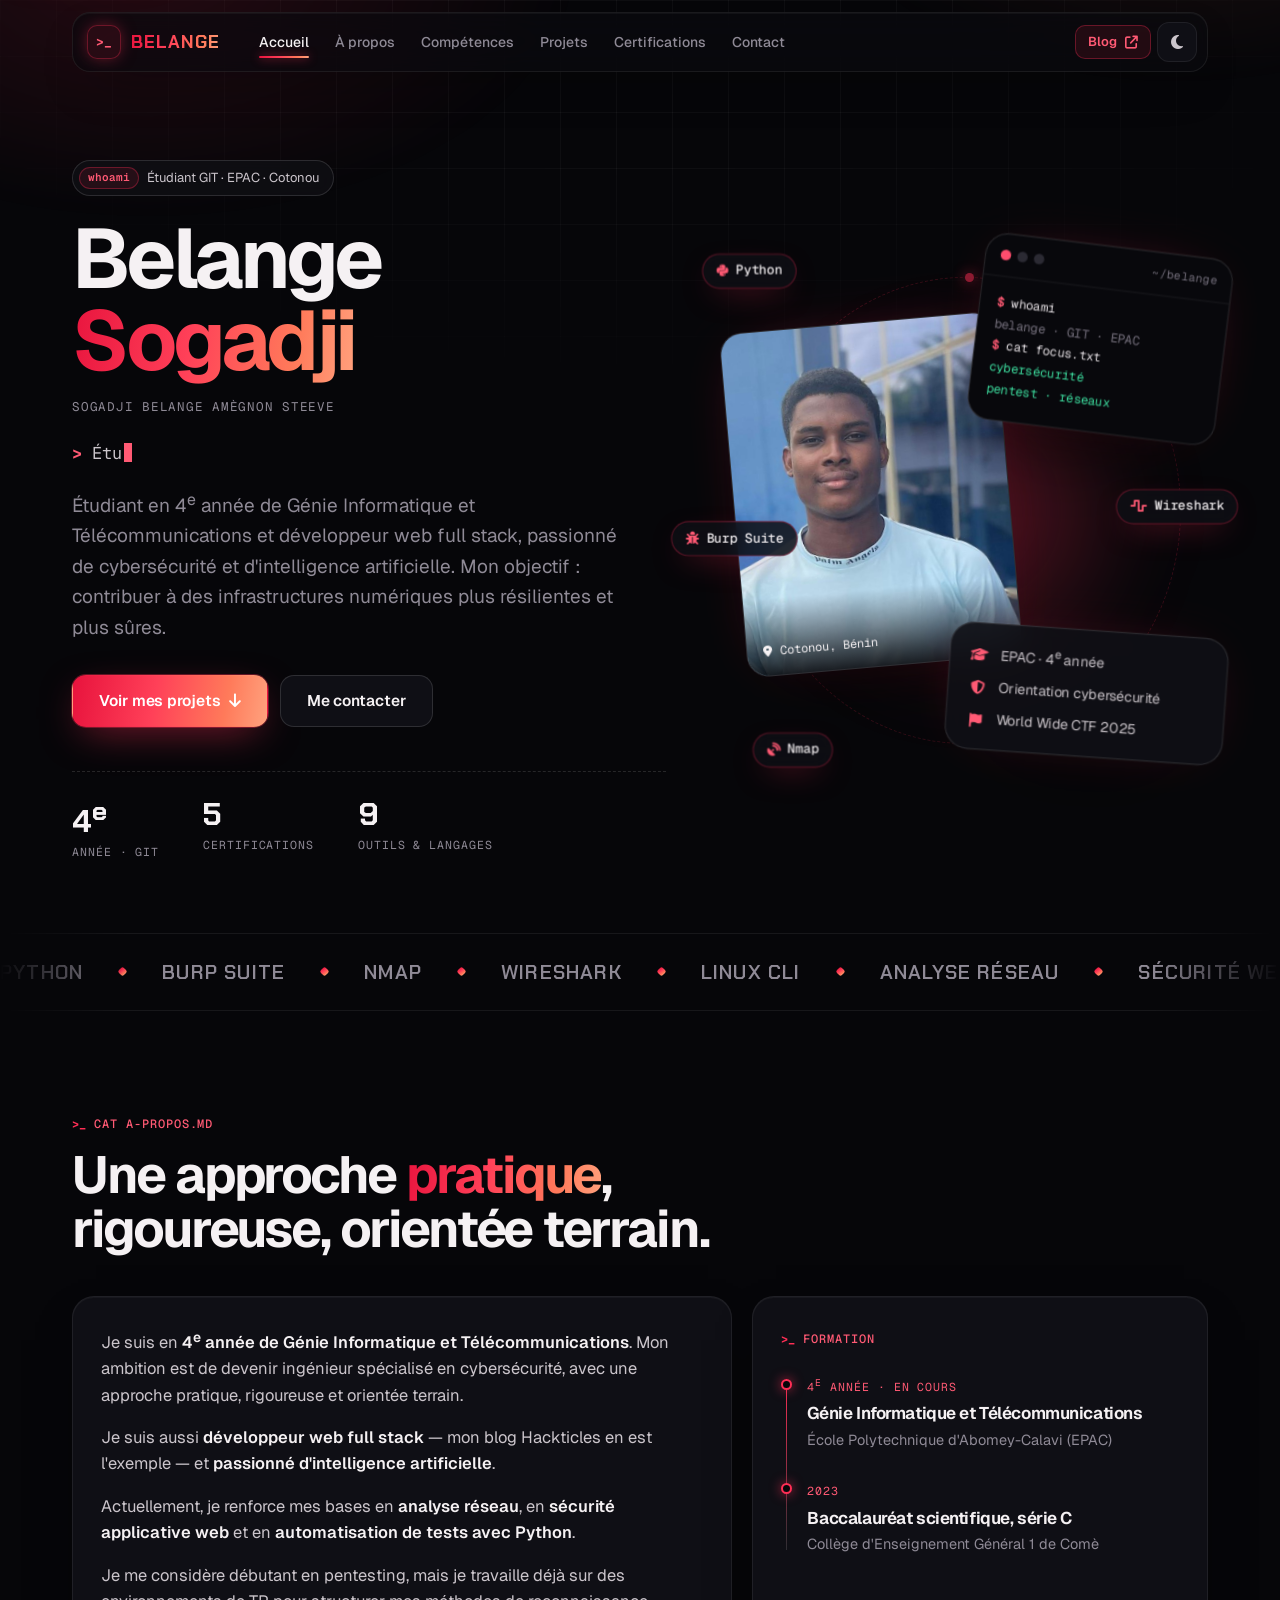
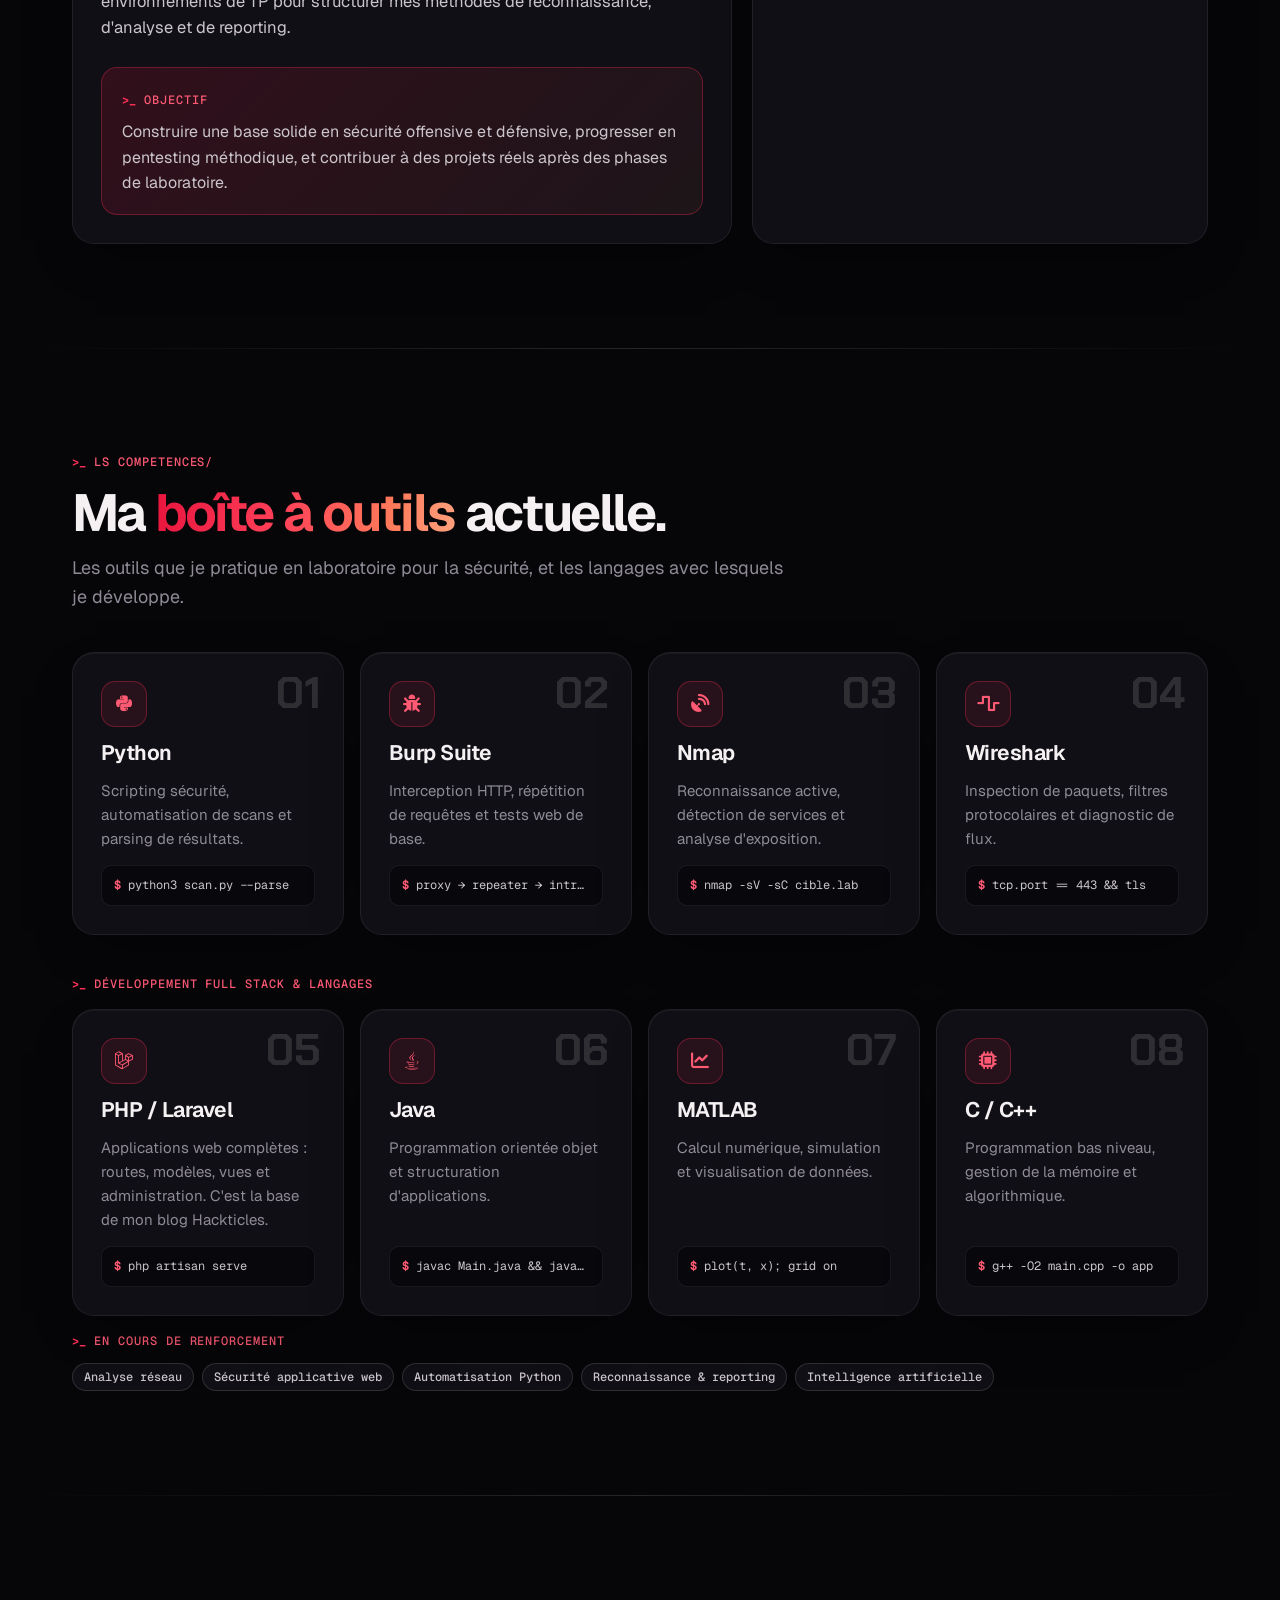
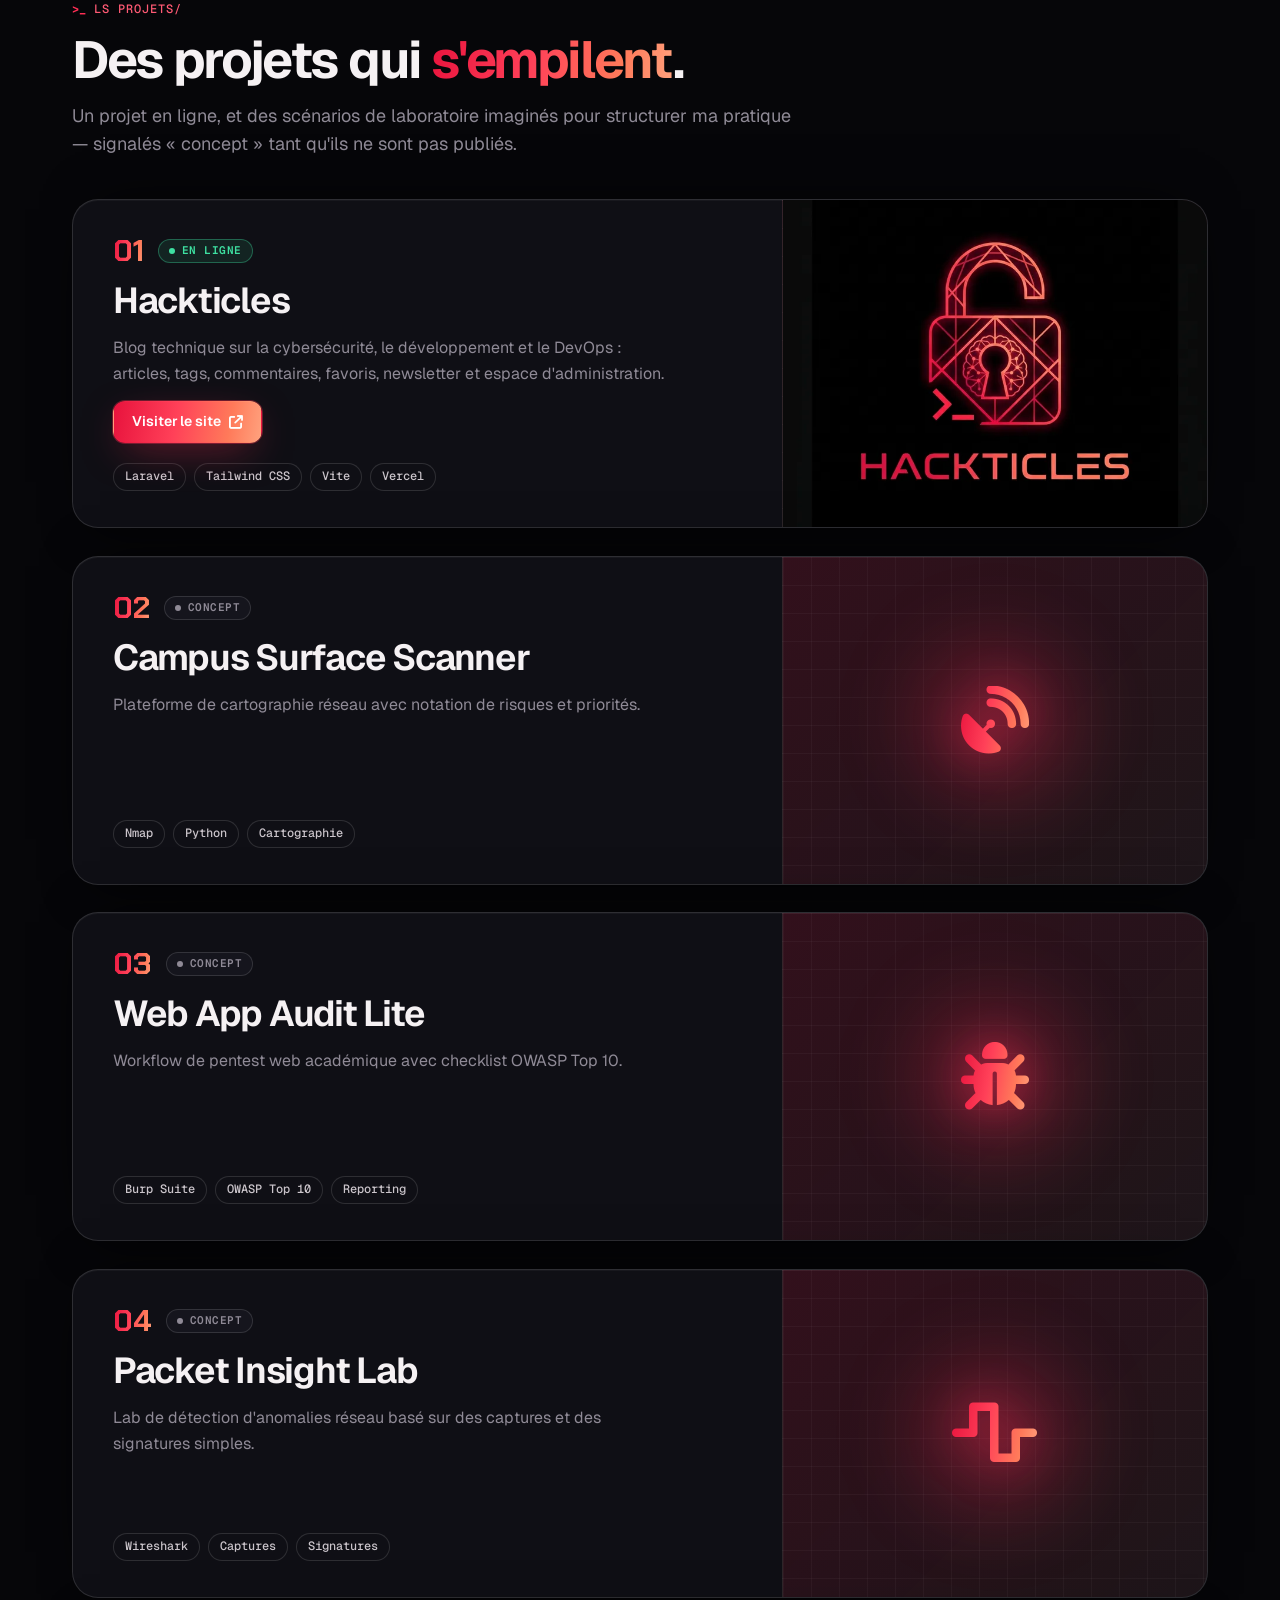
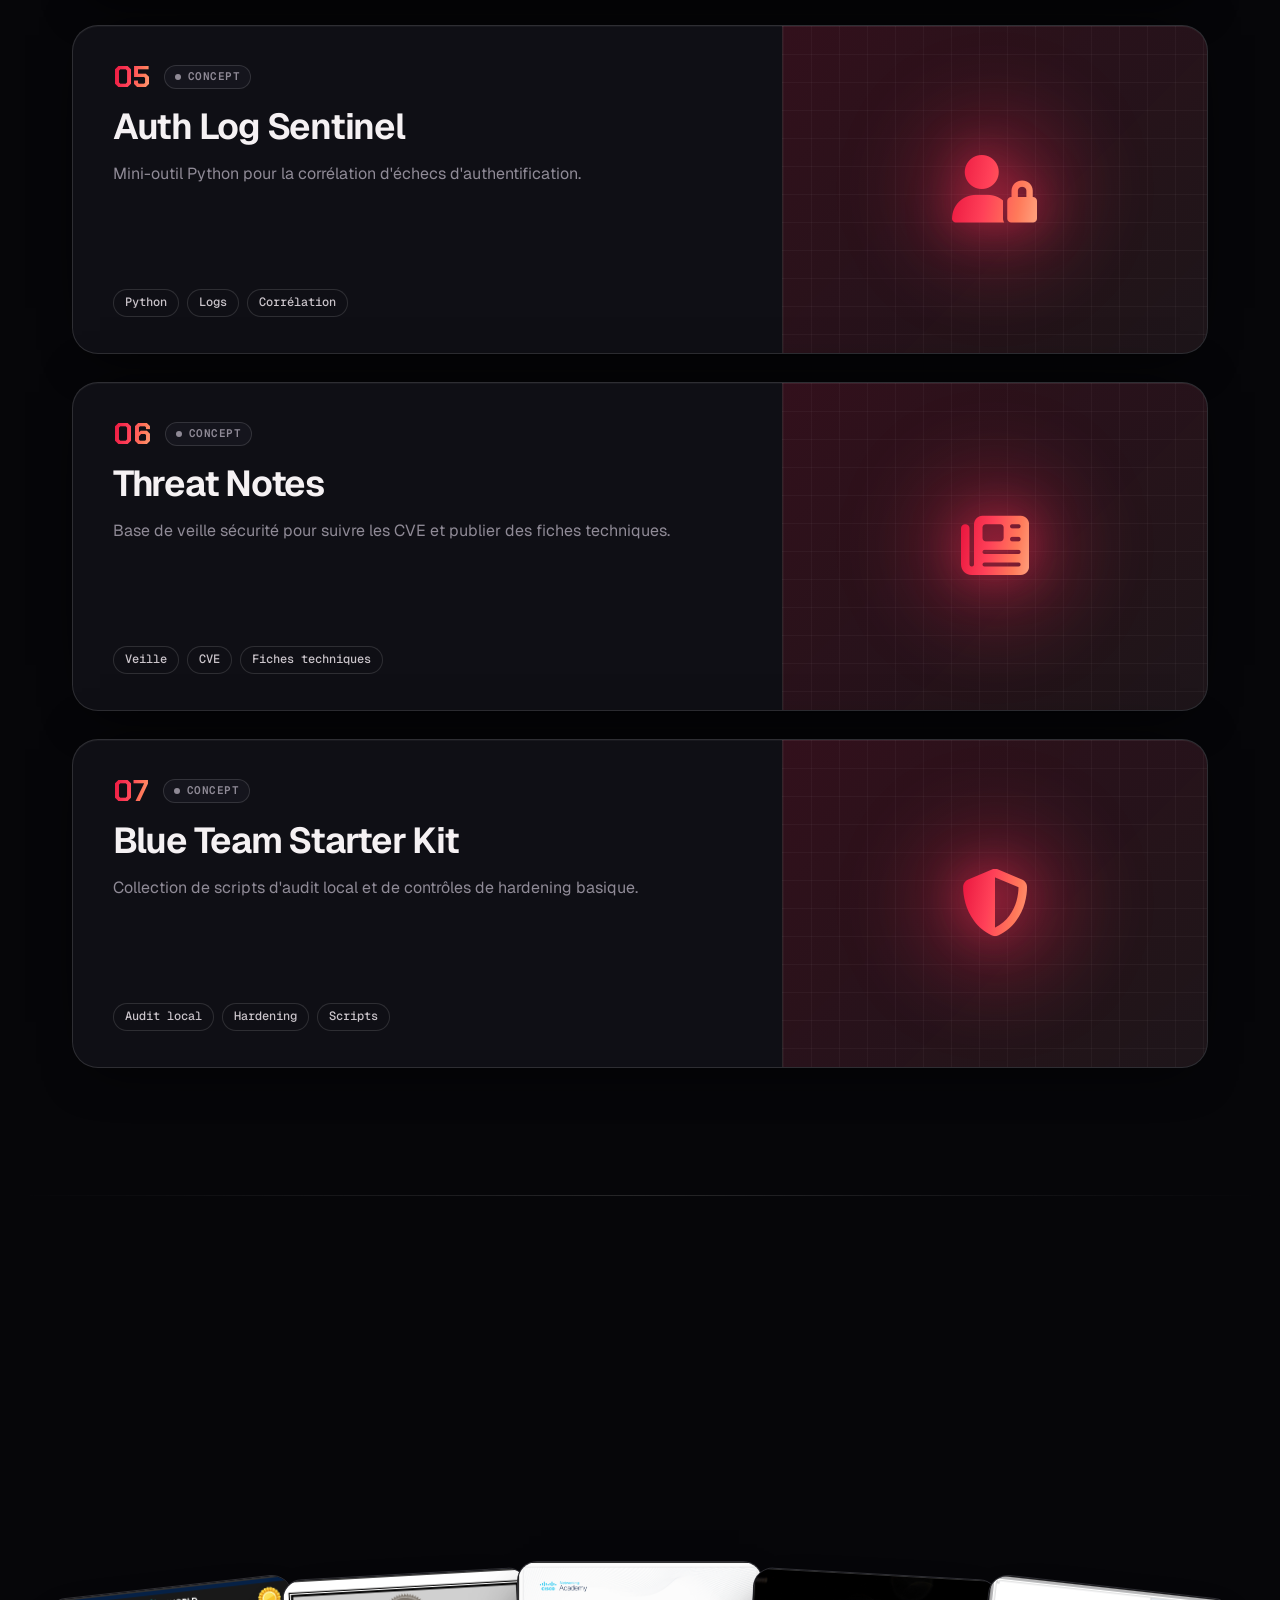
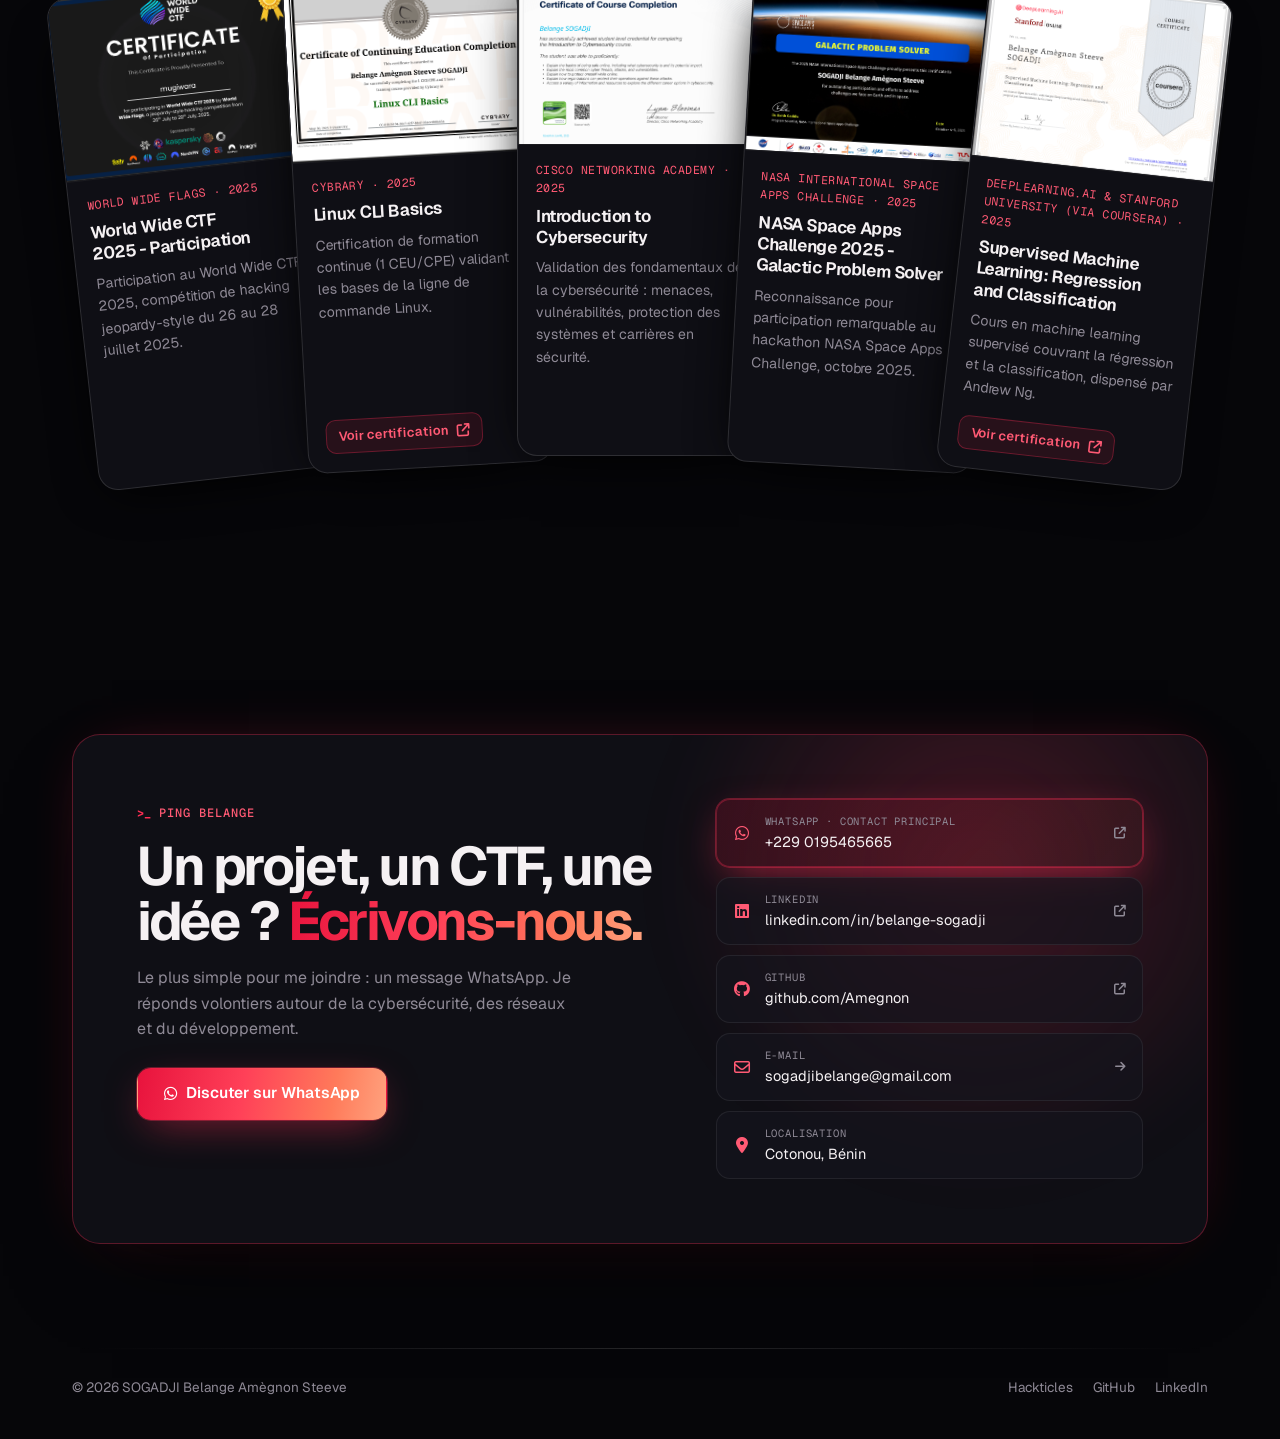
<file: about.html>
<!DOCTYPE html>
<html lang="fr">
<head>
  <meta charset="UTF-8" />
  <meta name="viewport" content="width=device-width, initial-scale=1.0" />
  <title>Belange Sogadji | À propos</title>
  <!-- Ancienne page : le portfolio tient désormais sur une seule page -->
  <link rel="canonical" href="index.html#about" />
  <meta http-equiv="refresh" content="0; url=index.html#about" />
  <script>window.location.replace("index.html#about");</script>
</head>
<body>
  <p><a href="index.html#about">À propos — continuer vers le portfolio</a></p>
</body>
</html>
</file>
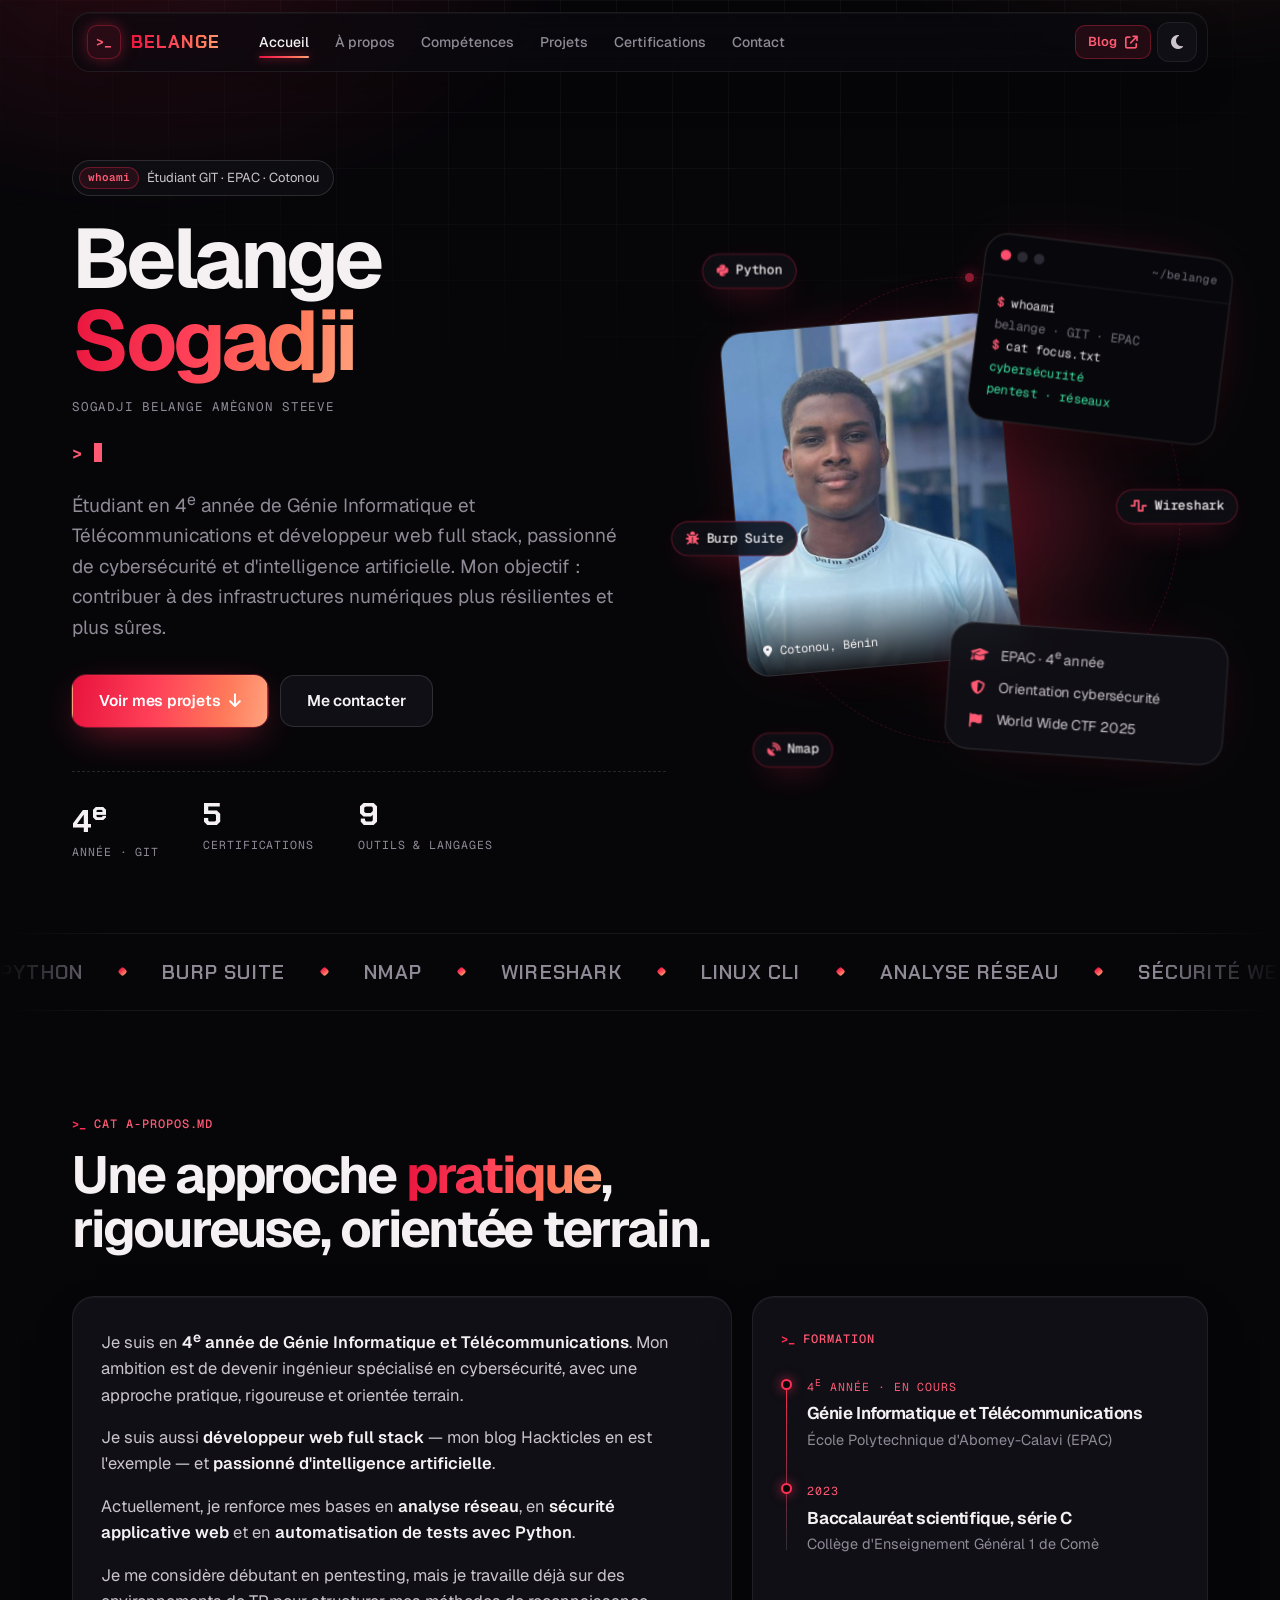
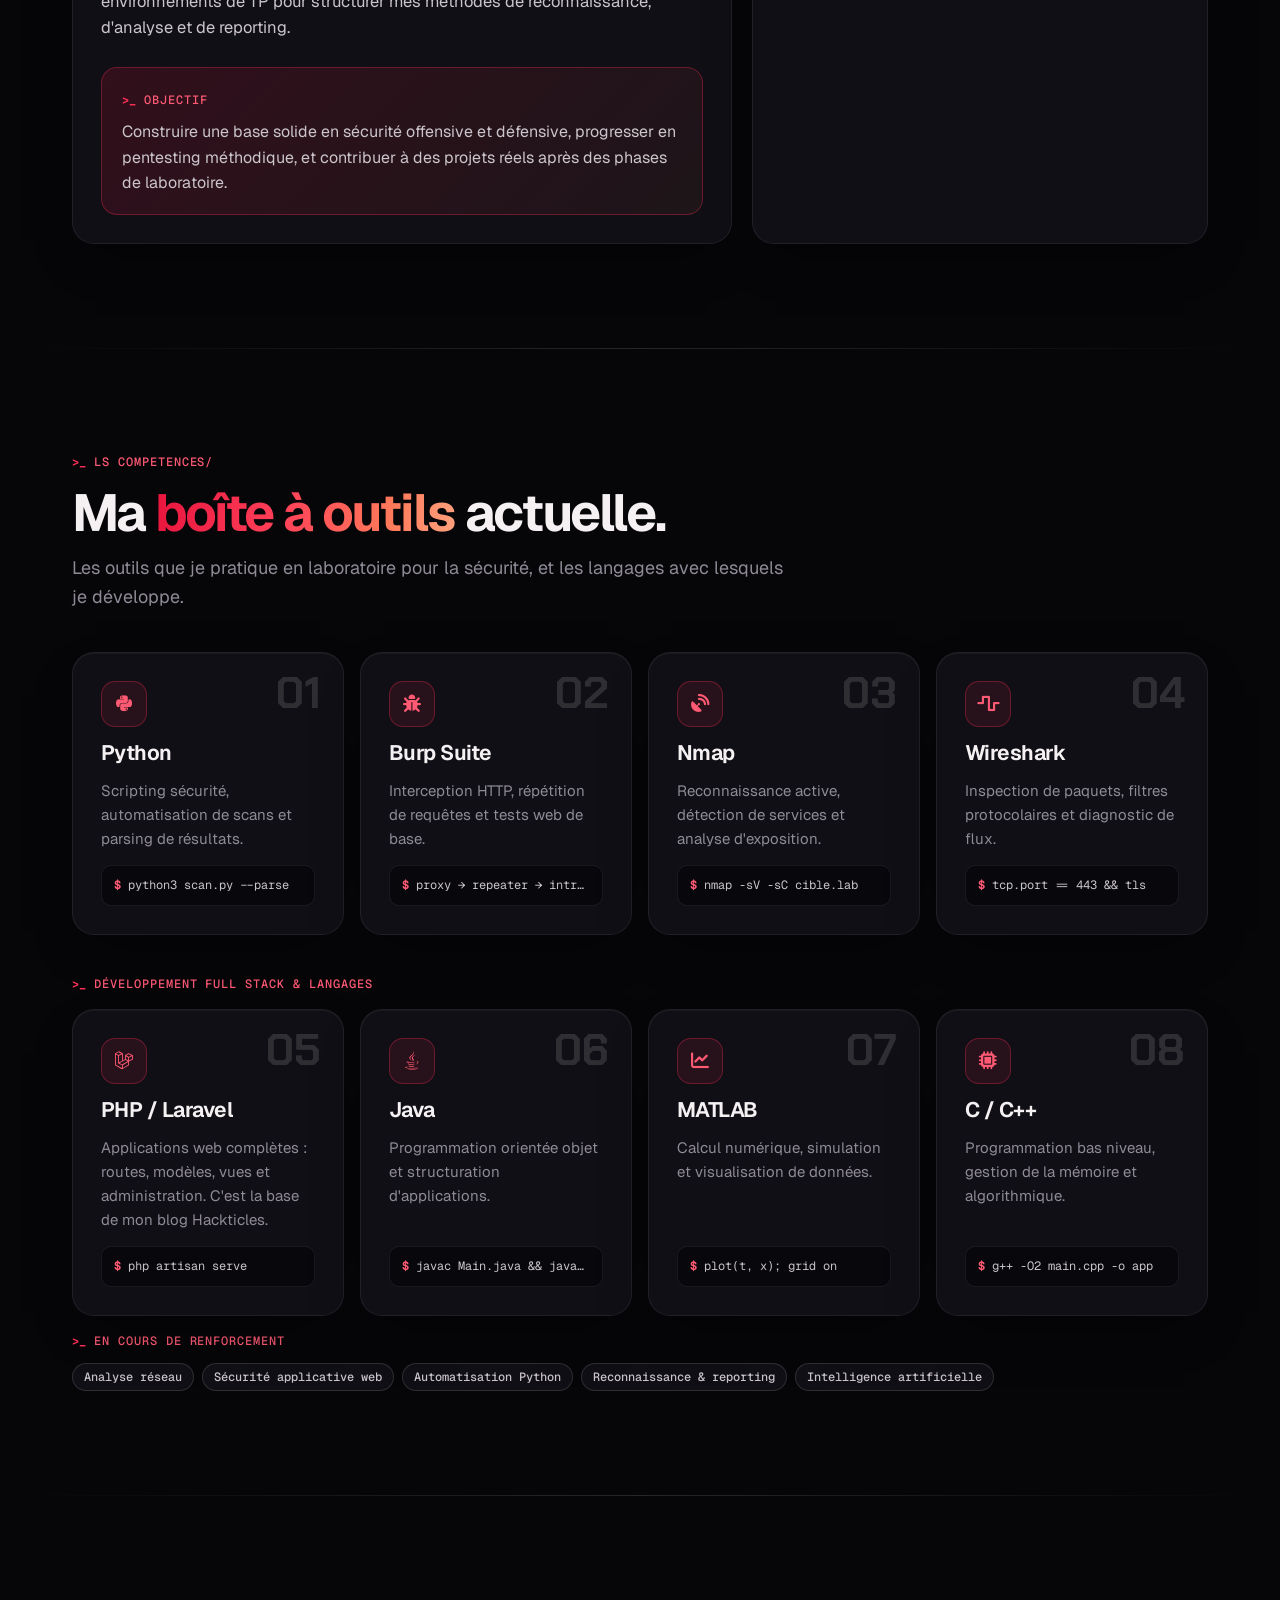
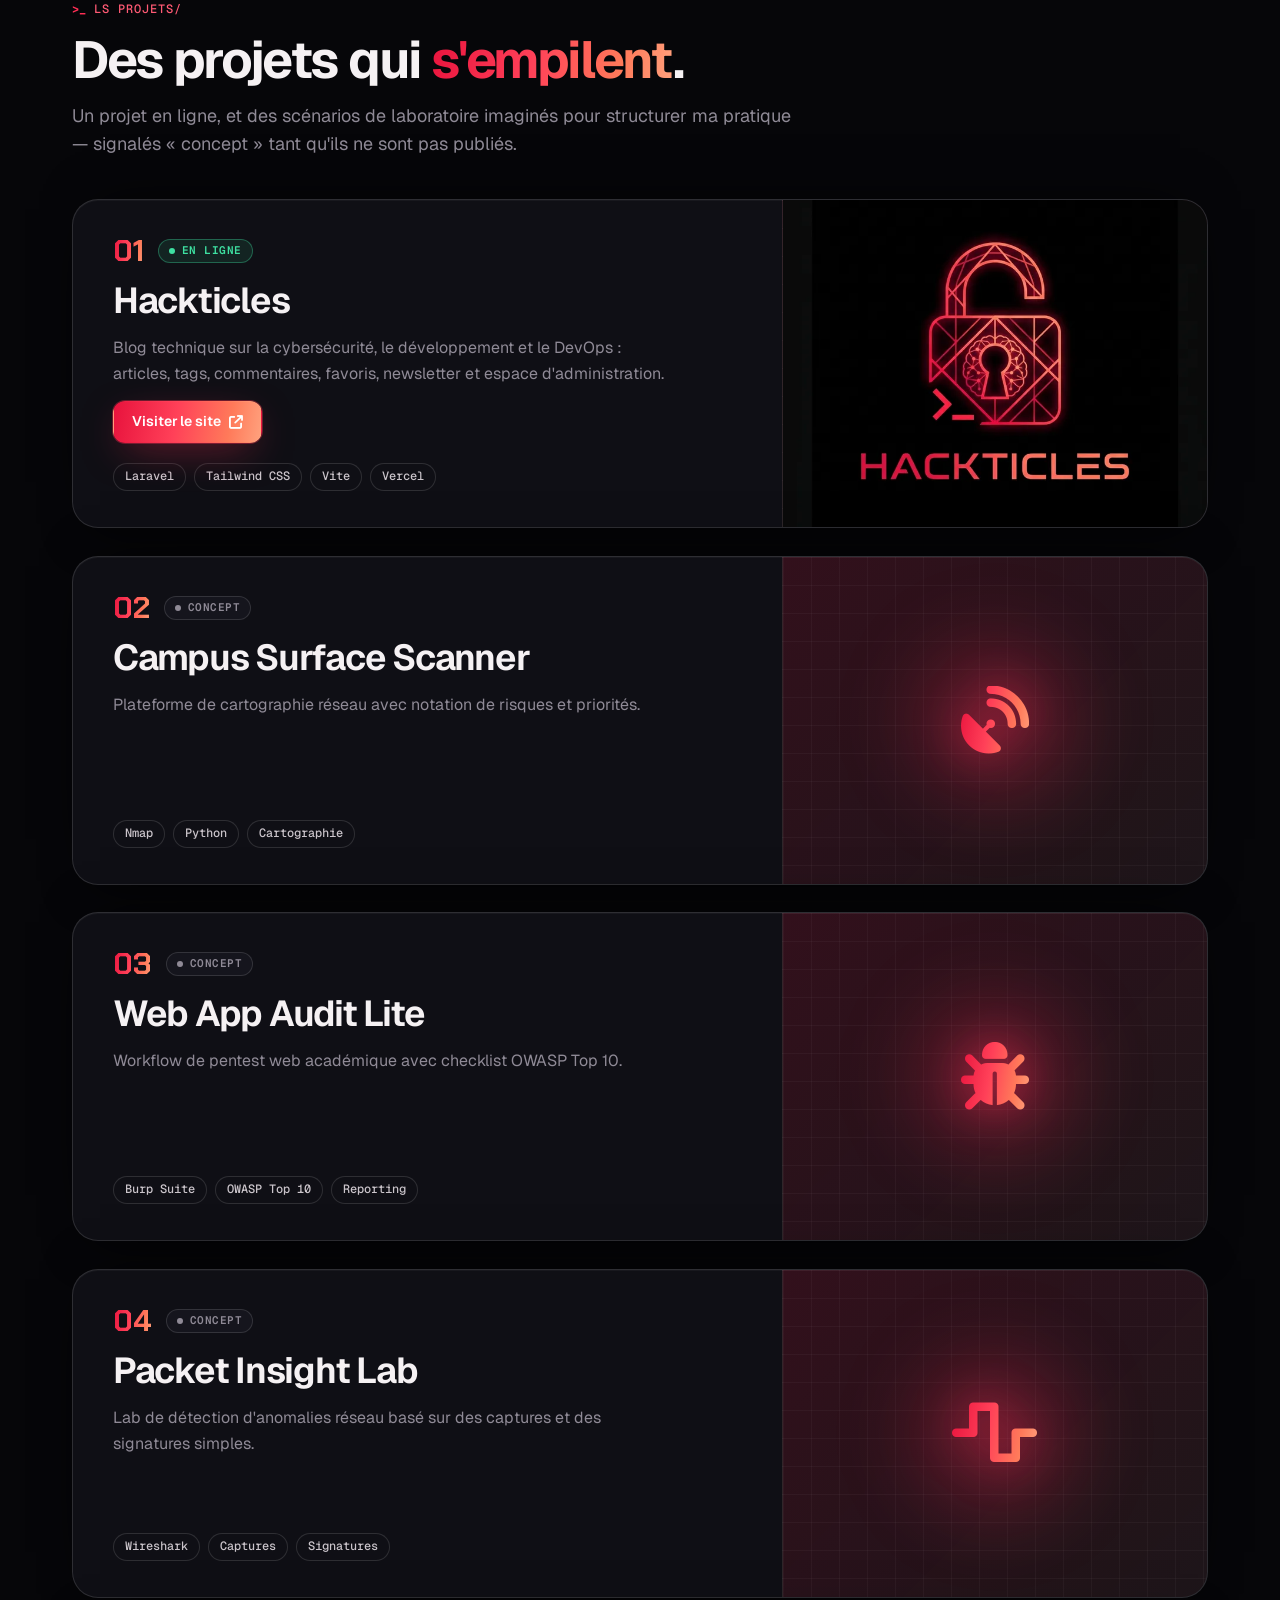
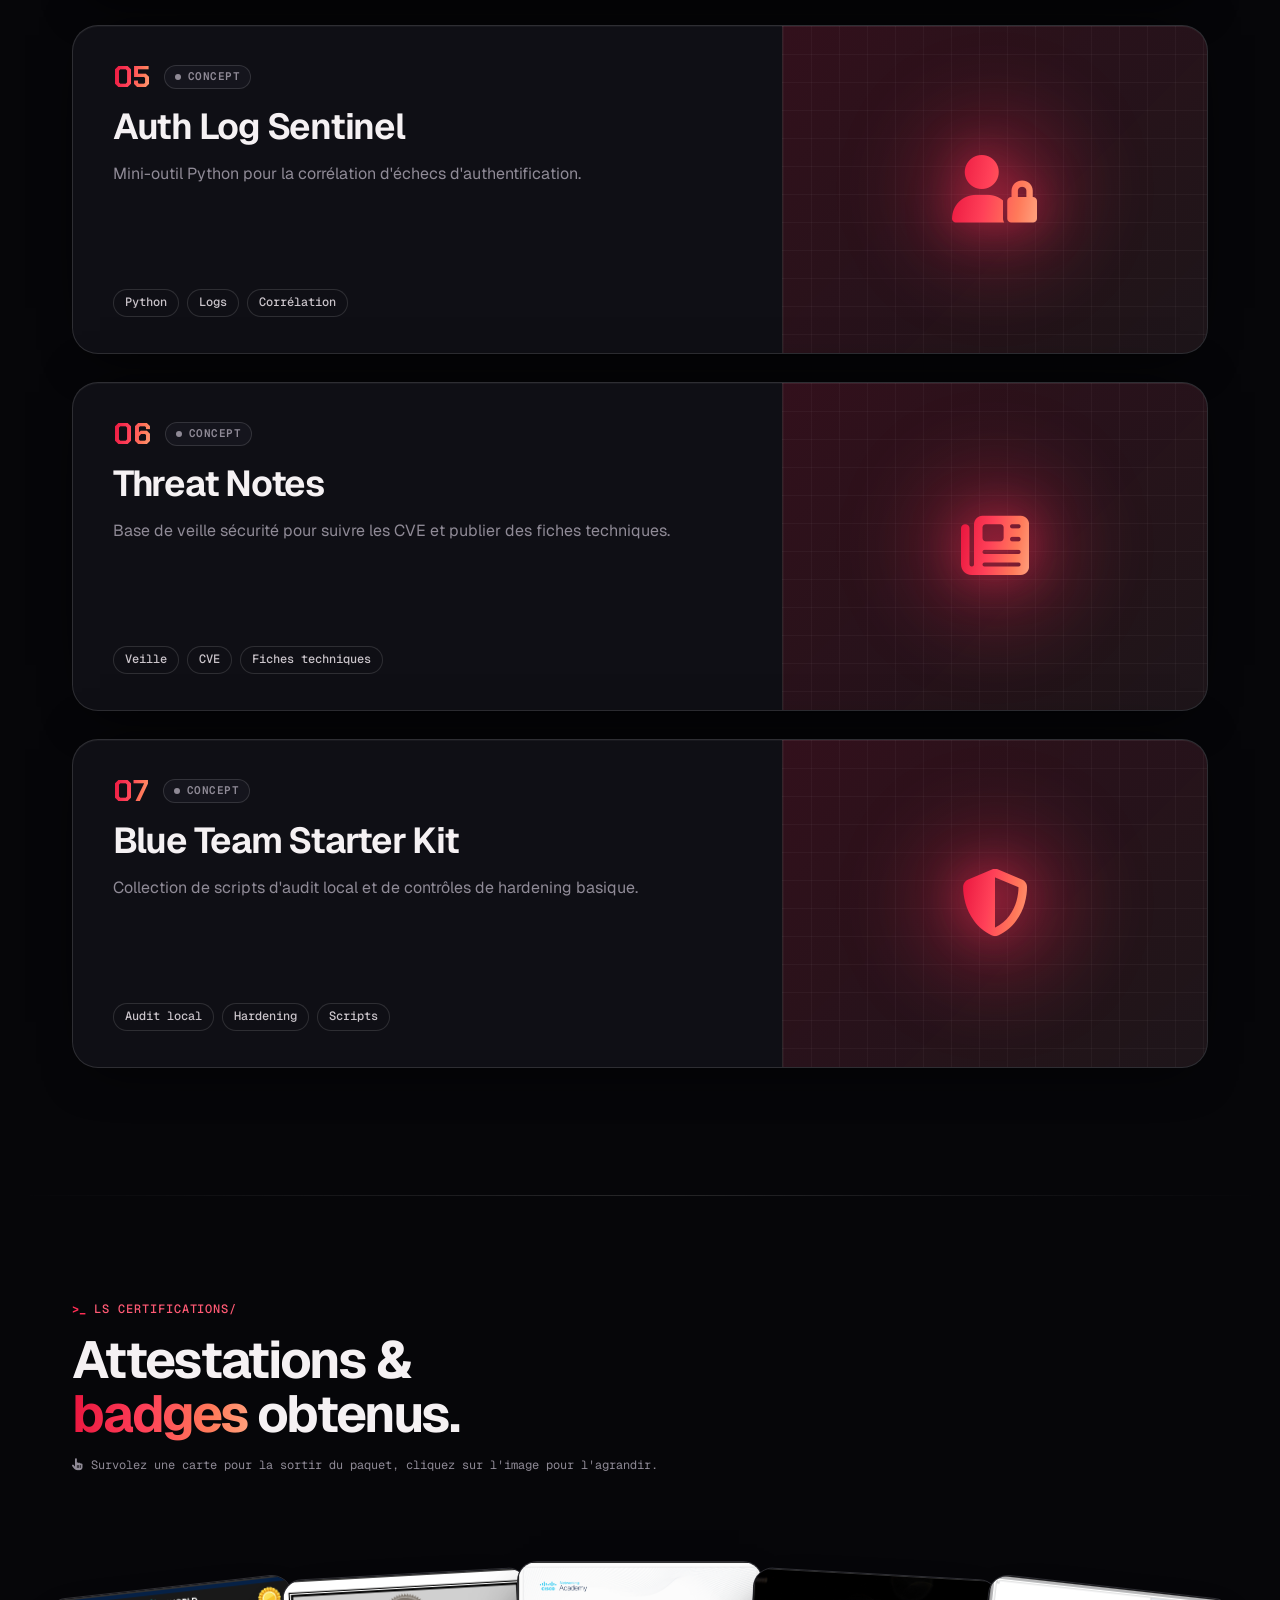
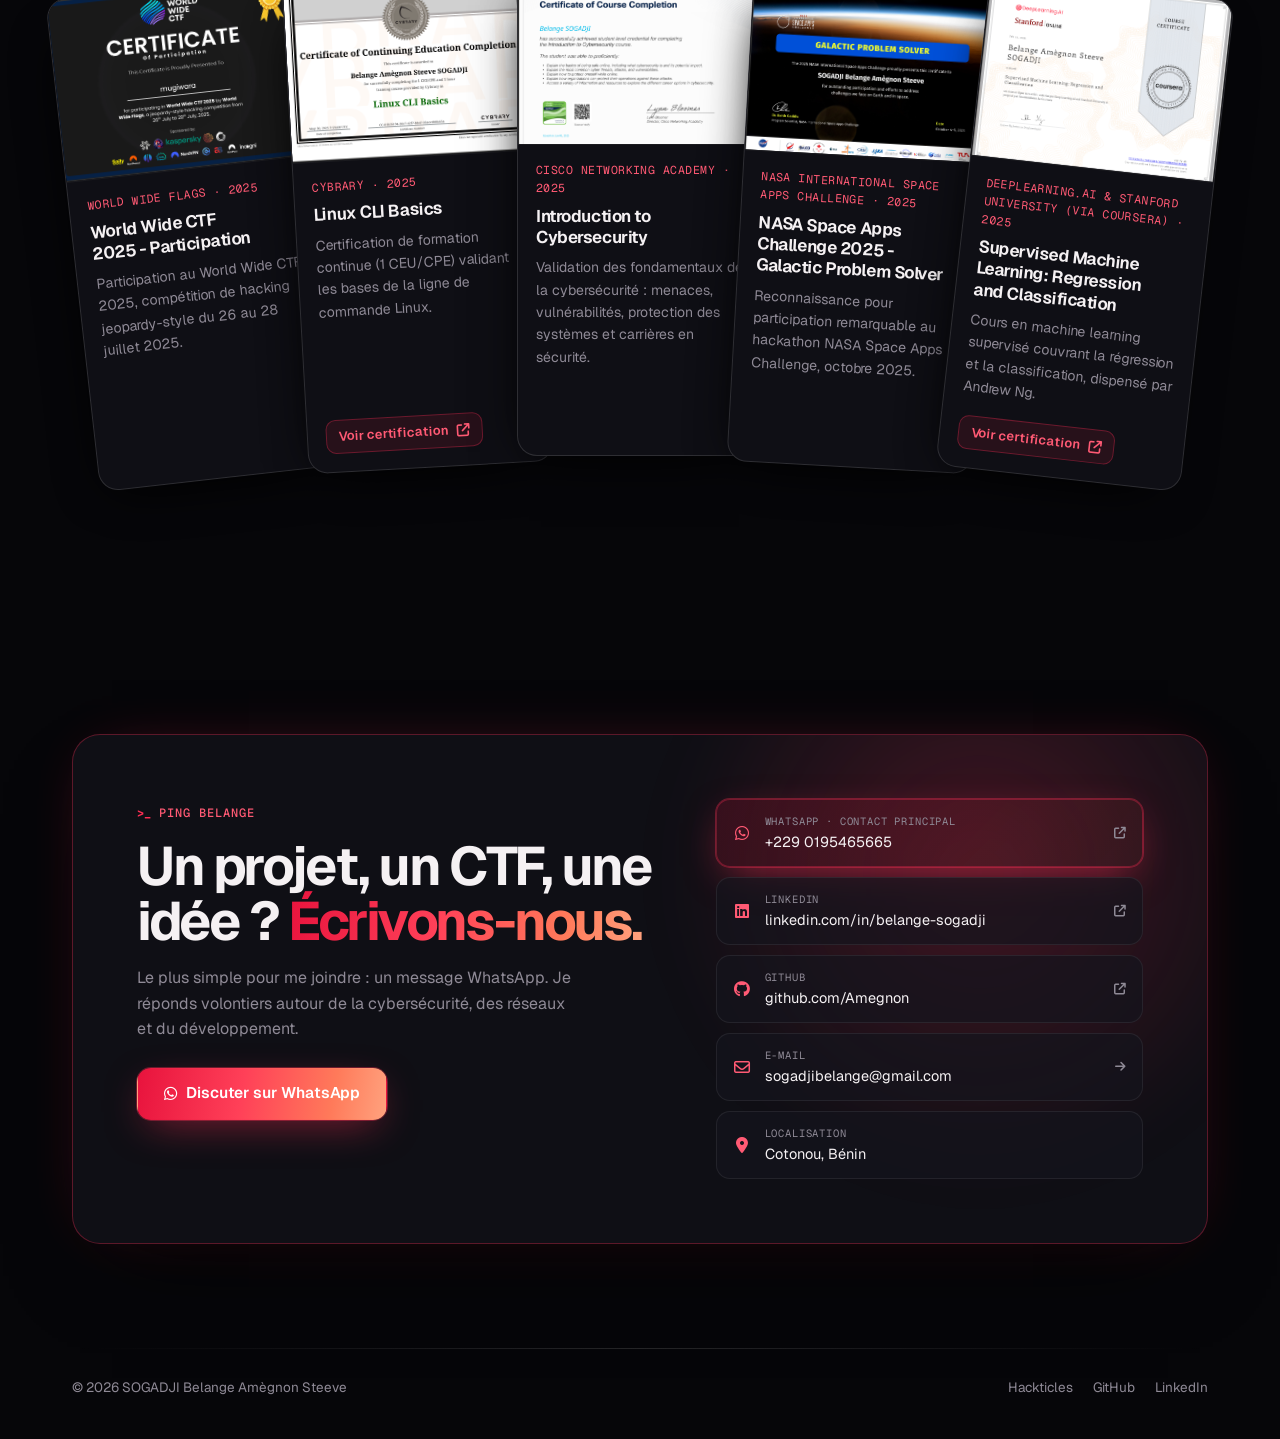
<file: certifications.html>
<!DOCTYPE html>
<html lang="fr">
<head>
  <meta charset="UTF-8" />
  <meta name="viewport" content="width=device-width, initial-scale=1.0" />
  <title>Belange Sogadji | Certifications</title>
  <!-- Ancienne page : le portfolio tient désormais sur une seule page -->
  <link rel="canonical" href="index.html#certifications" />
  <meta http-equiv="refresh" content="0; url=index.html#certifications" />
  <script>window.location.replace("index.html#certifications");</script>
</head>
<body>
  <p><a href="index.html#certifications">Certifications — continuer vers le portfolio</a></p>
</body>
</html>
</file>
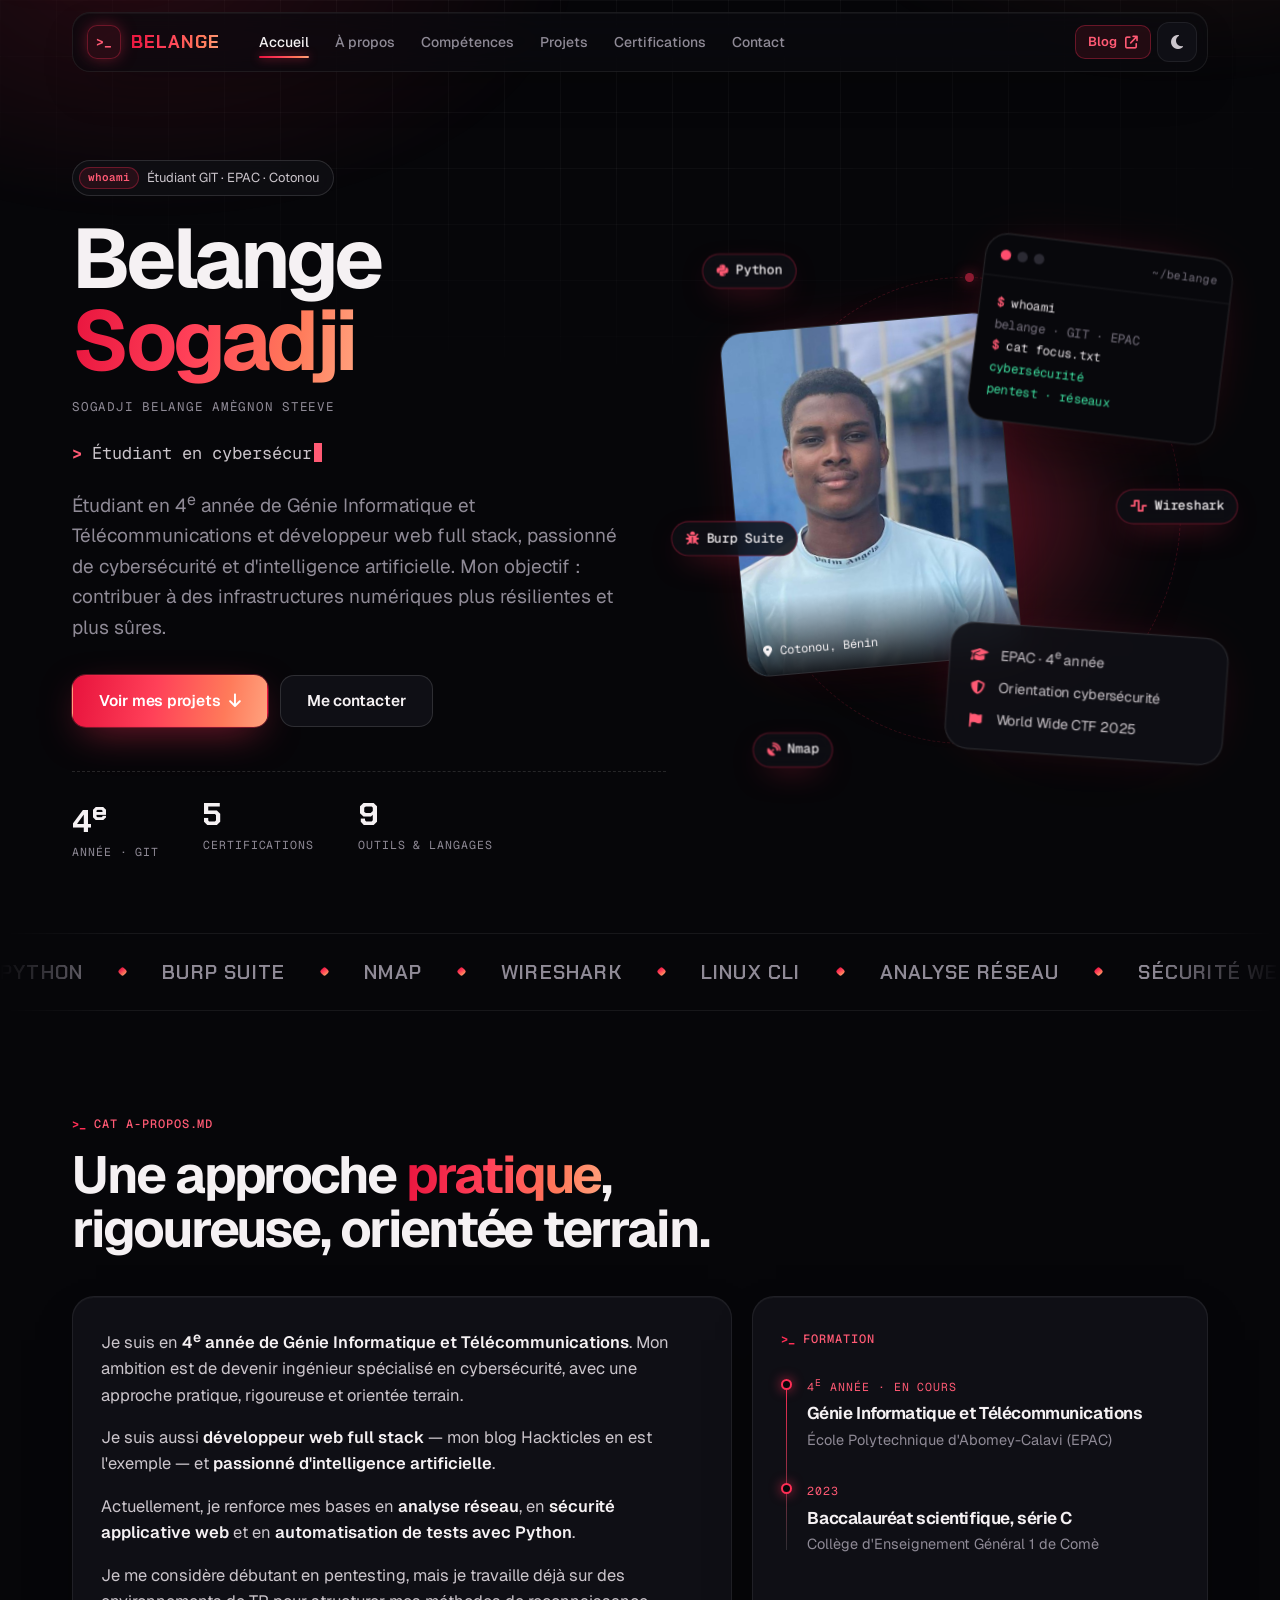
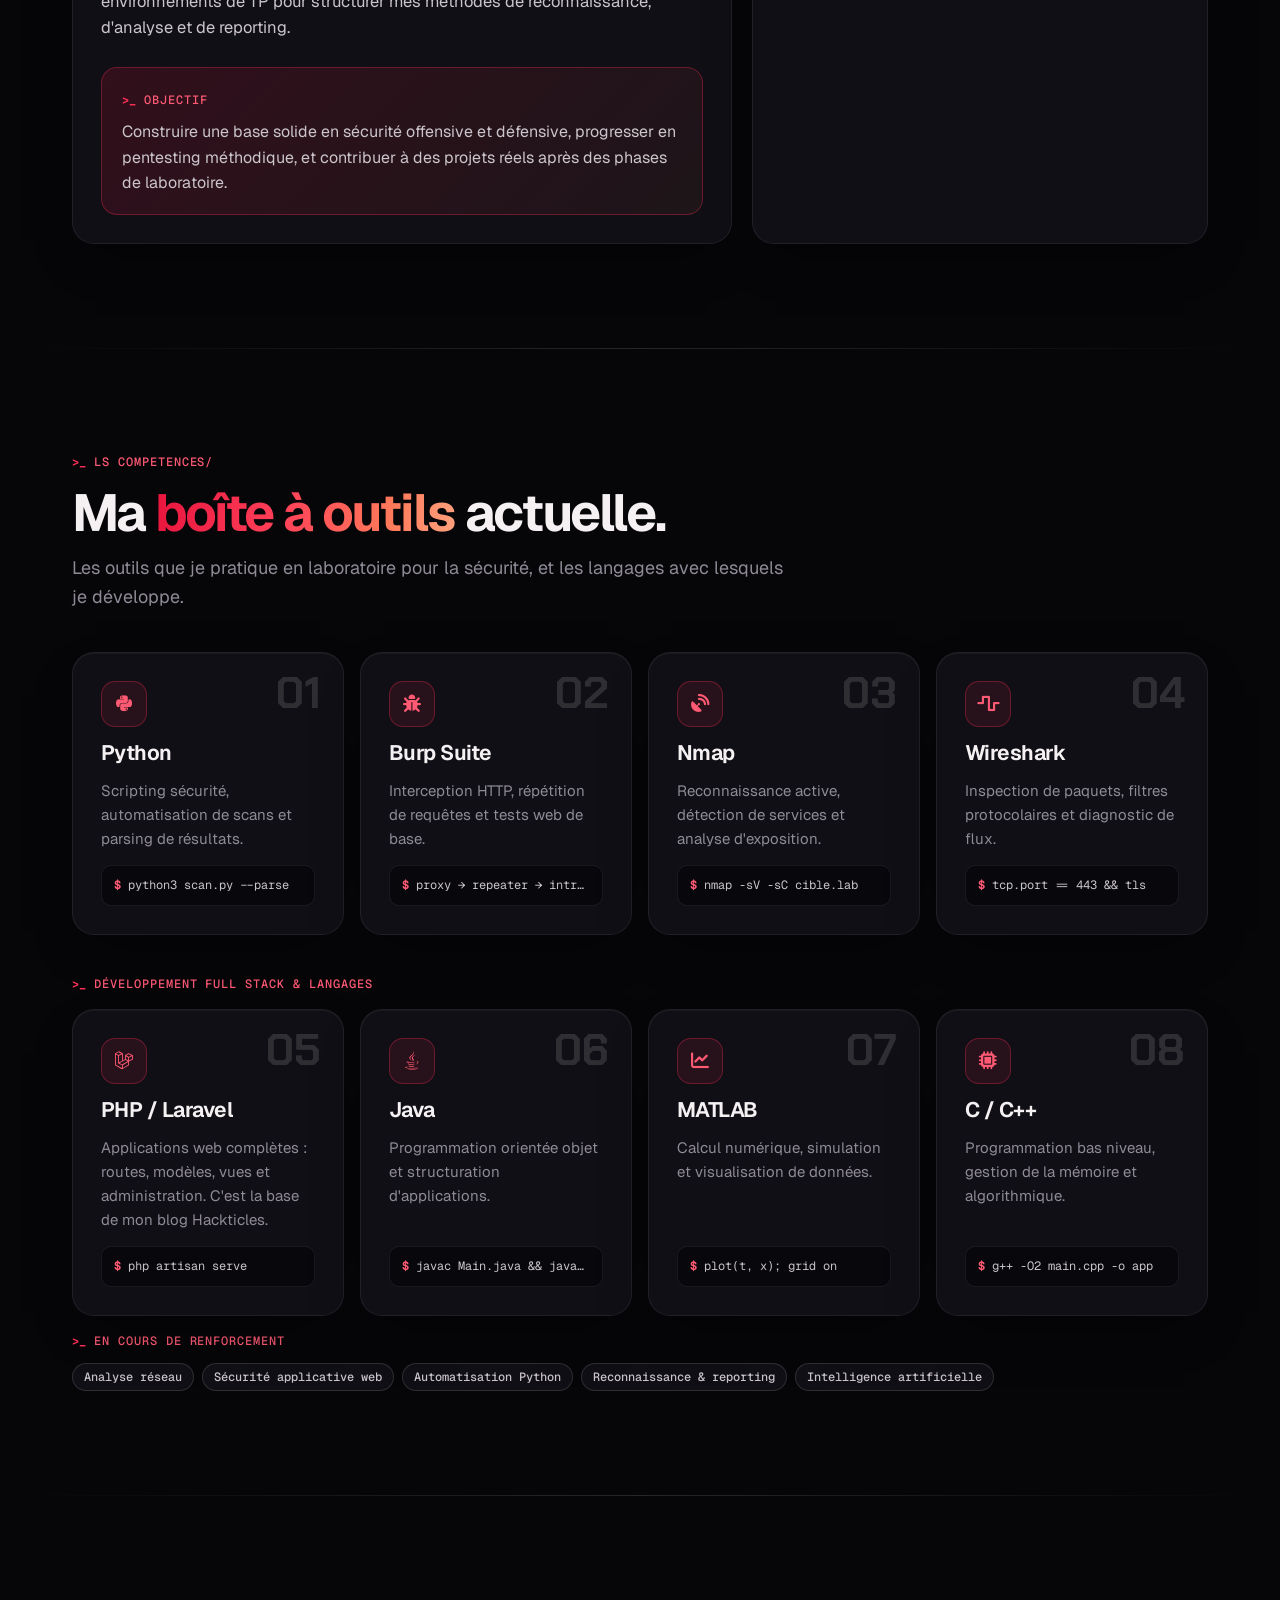
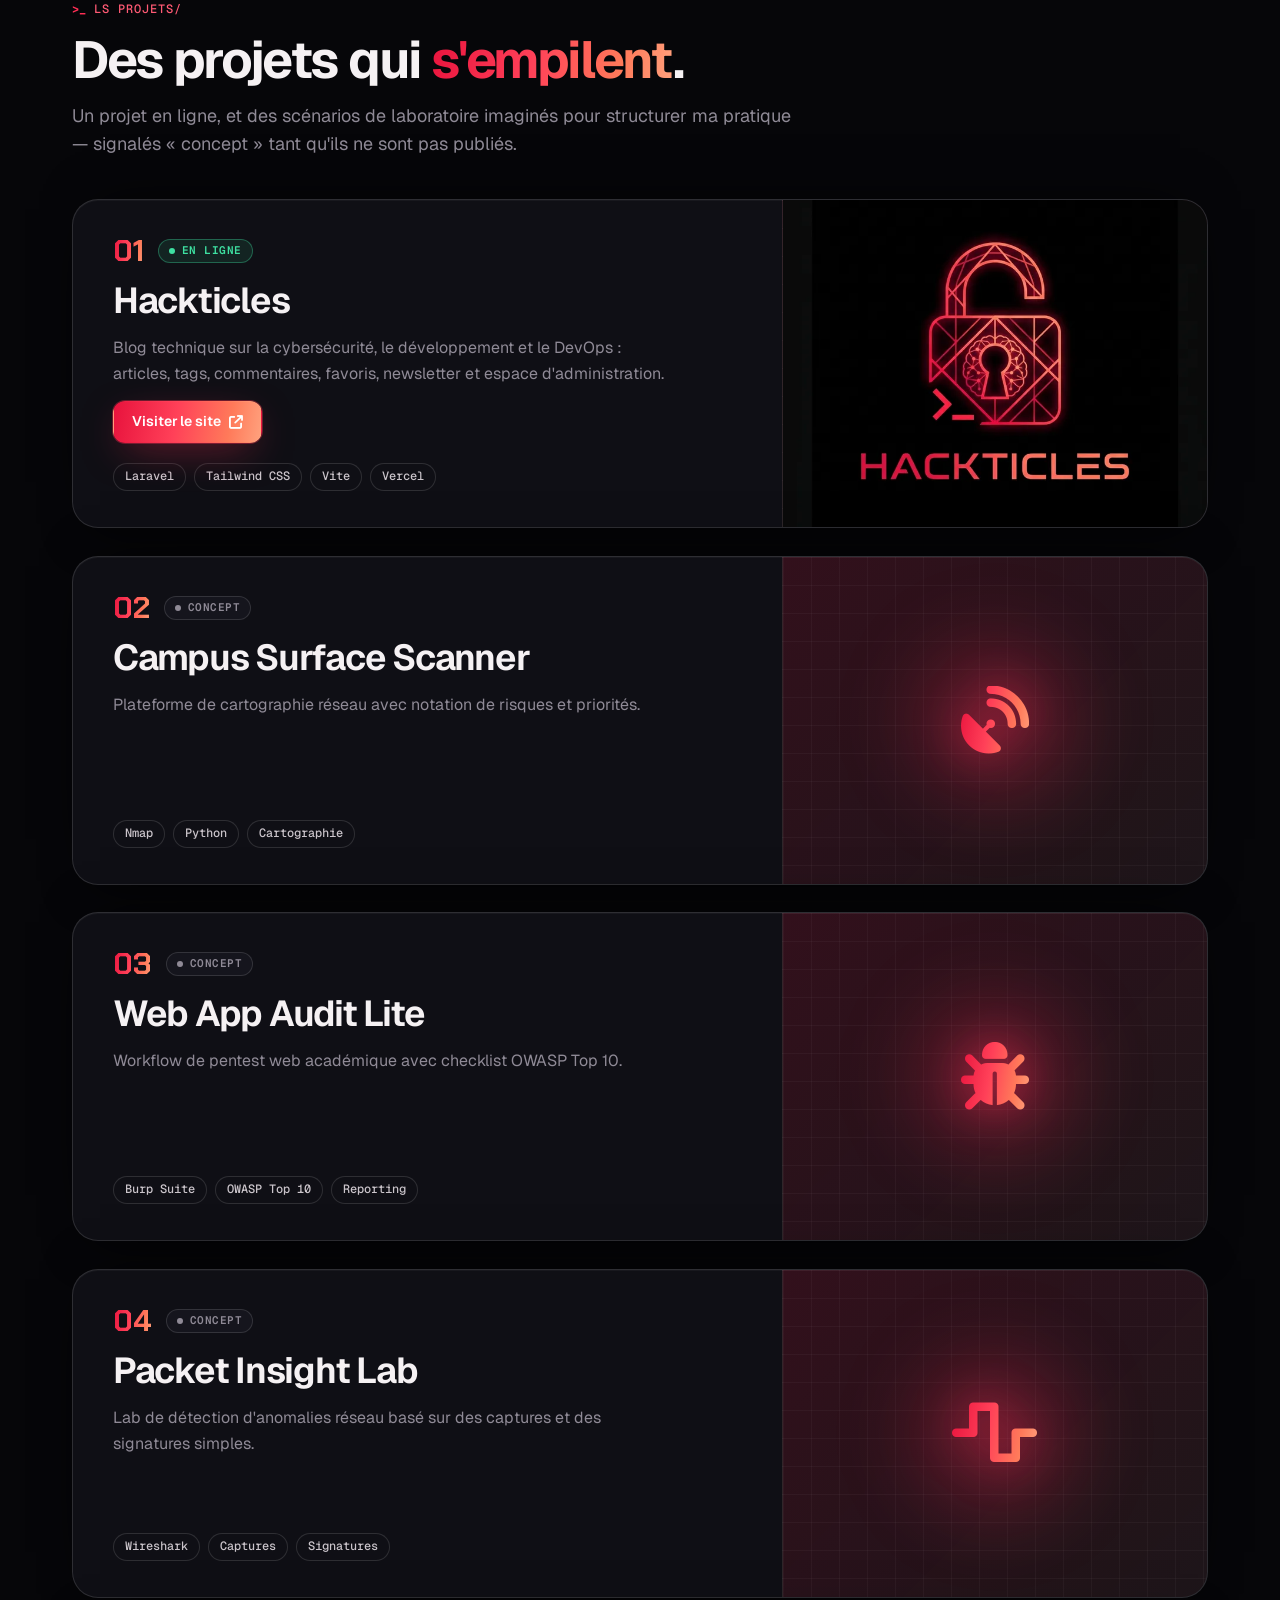
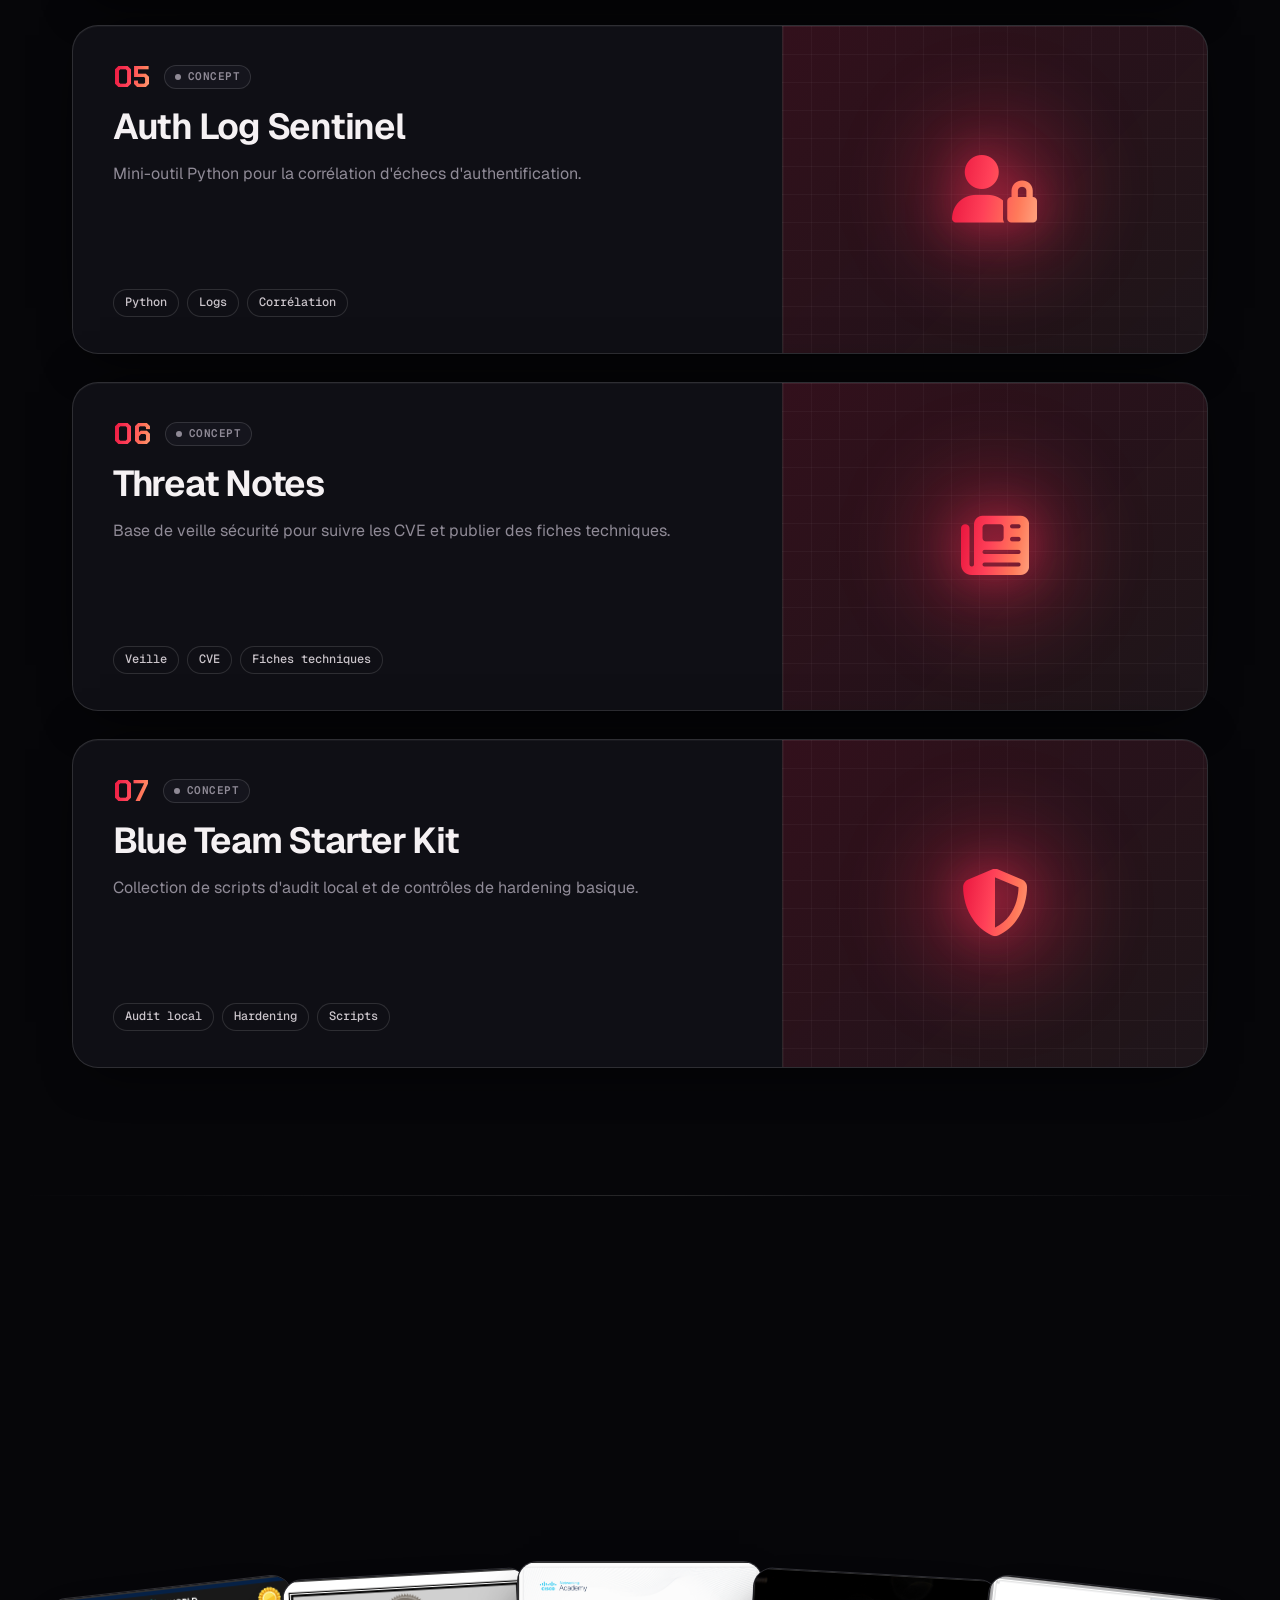
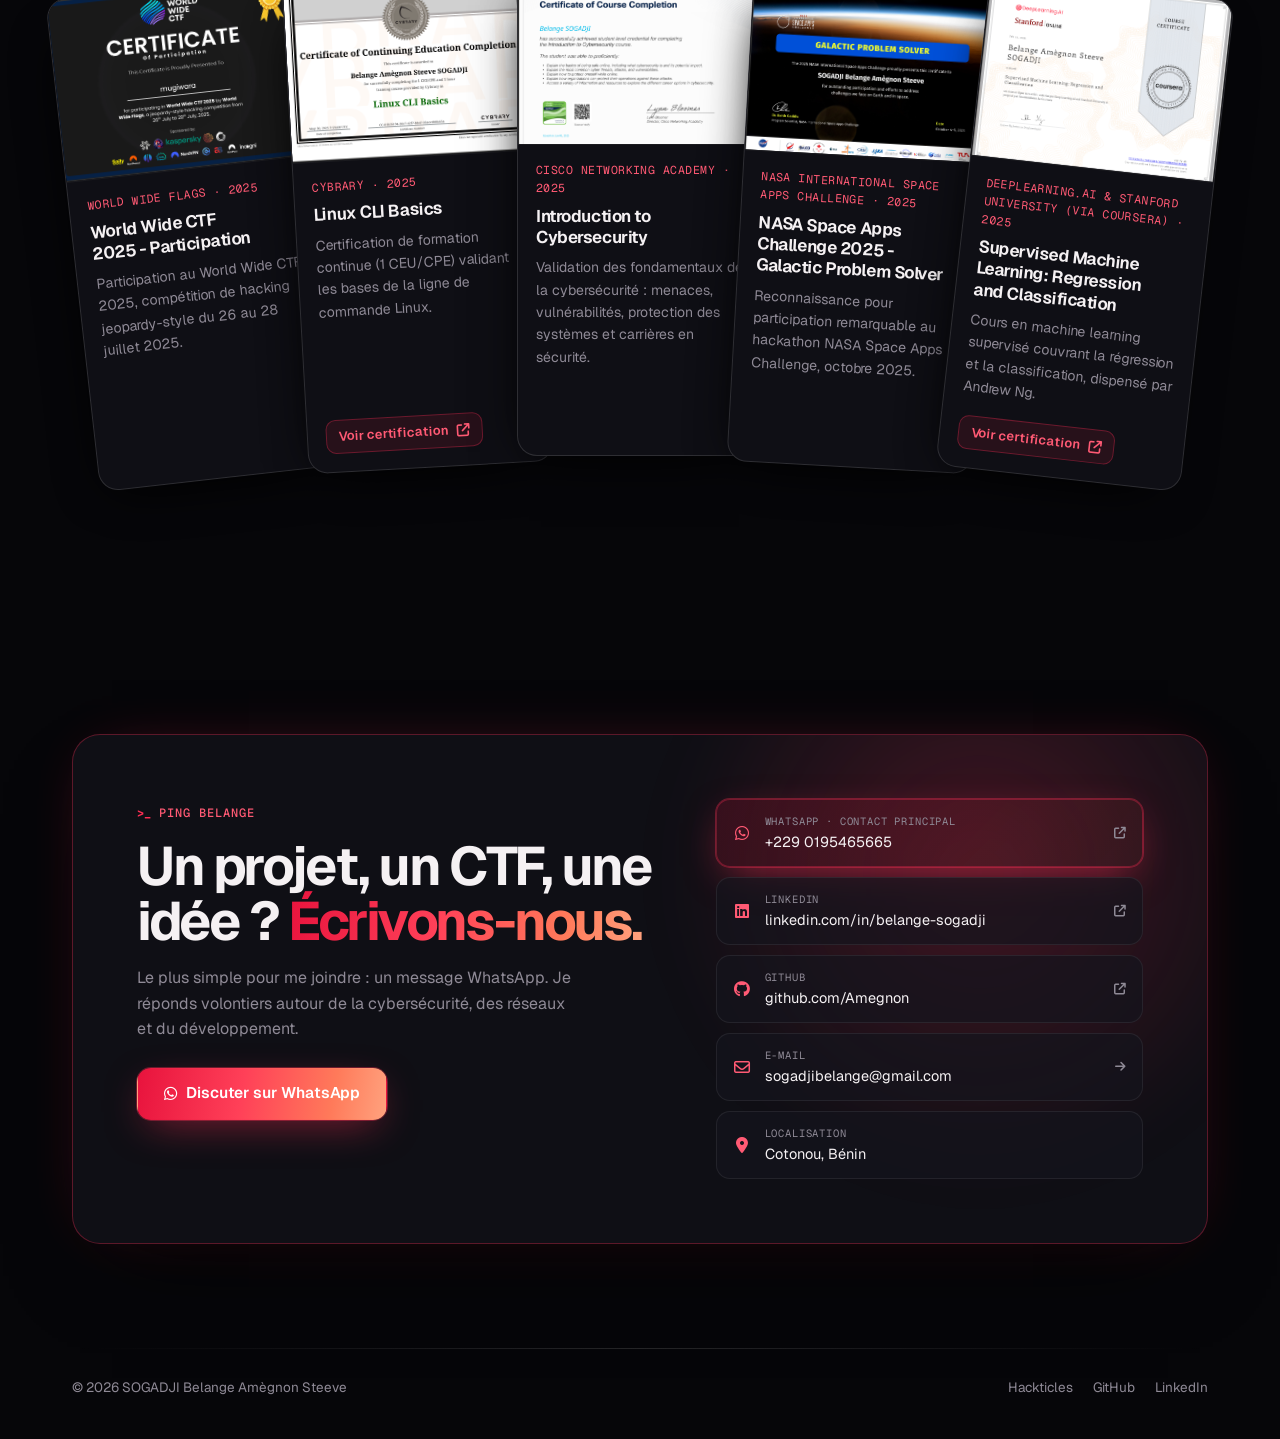
<file: contact.html>
<!DOCTYPE html>
<html lang="fr">
<head>
  <meta charset="UTF-8" />
  <meta name="viewport" content="width=device-width, initial-scale=1.0" />
  <title>Belange Sogadji | Contact</title>
  <!-- Ancienne page : le portfolio tient désormais sur une seule page -->
  <link rel="canonical" href="index.html#contact" />
  <meta http-equiv="refresh" content="0; url=index.html#contact" />
  <script>window.location.replace("index.html#contact");</script>
</head>
<body>
  <p><a href="index.html#contact">Contact — continuer vers le portfolio</a></p>
</body>
</html>
</file>
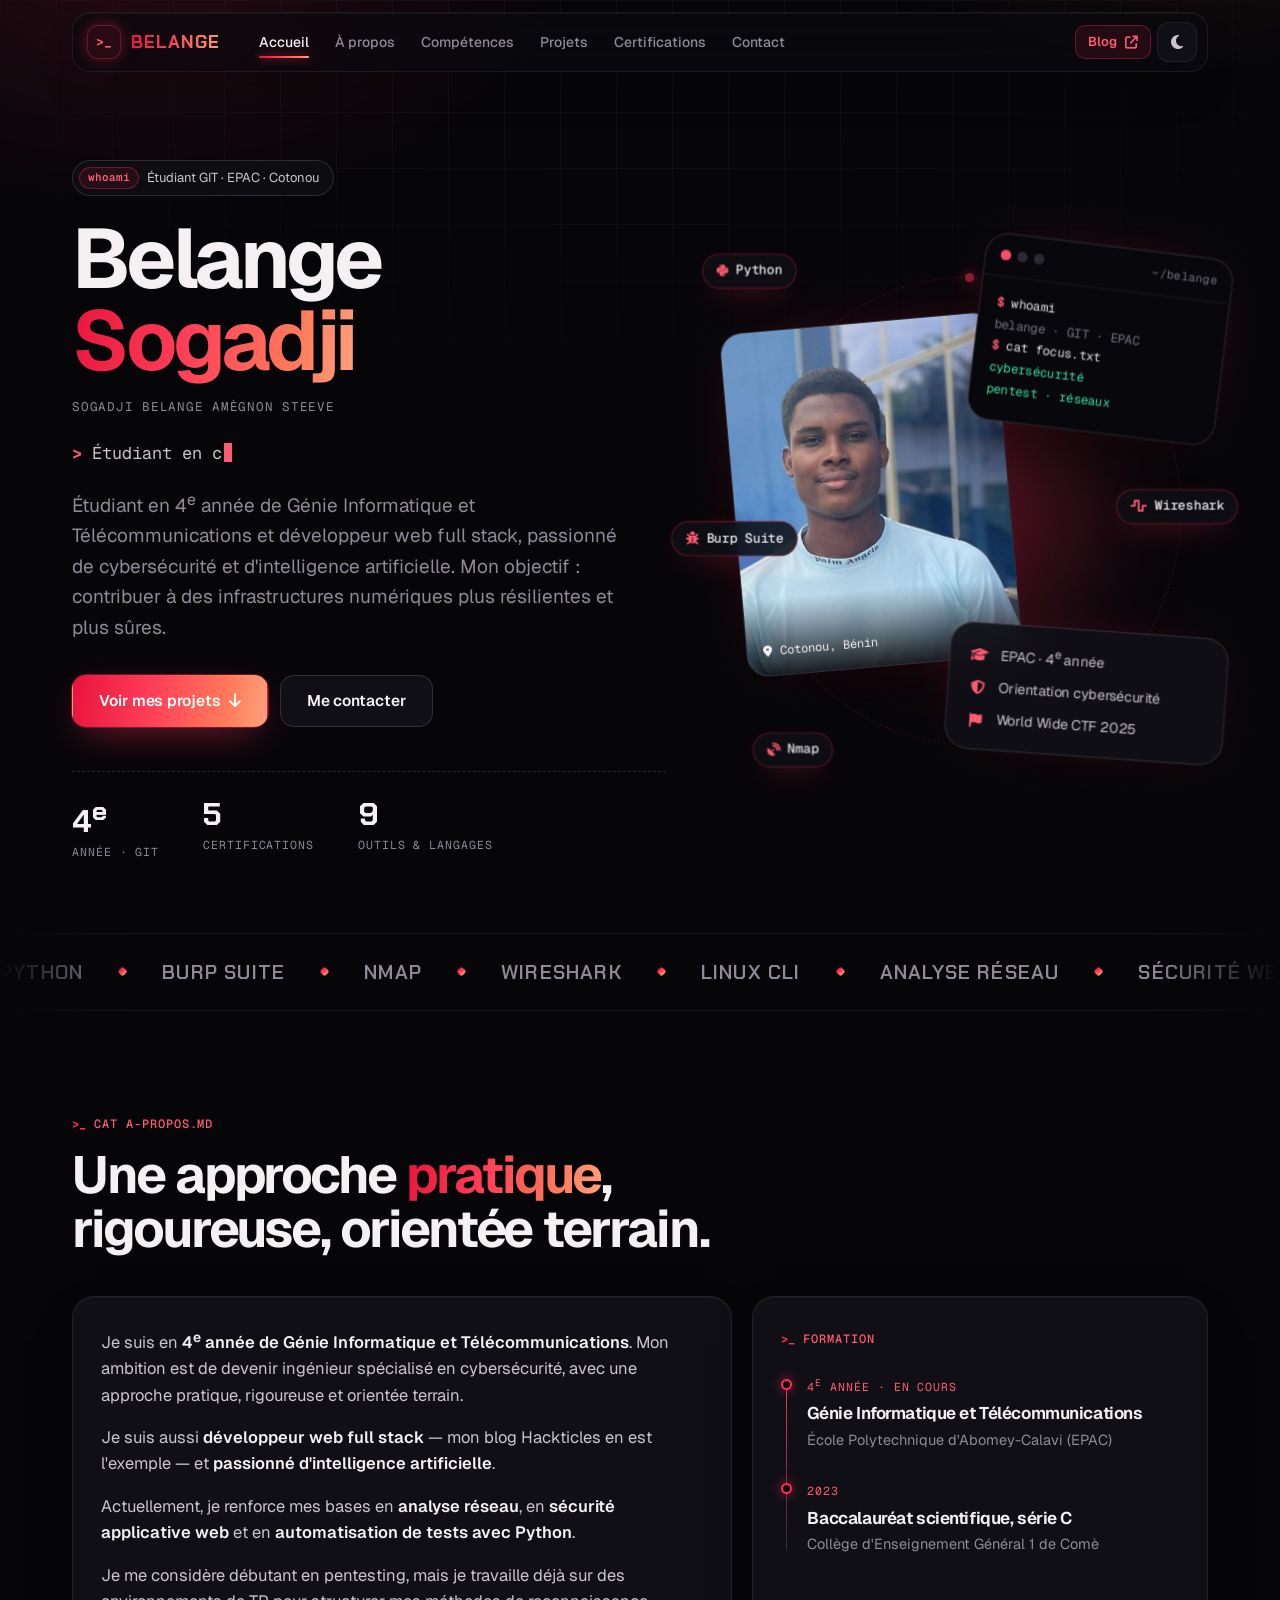
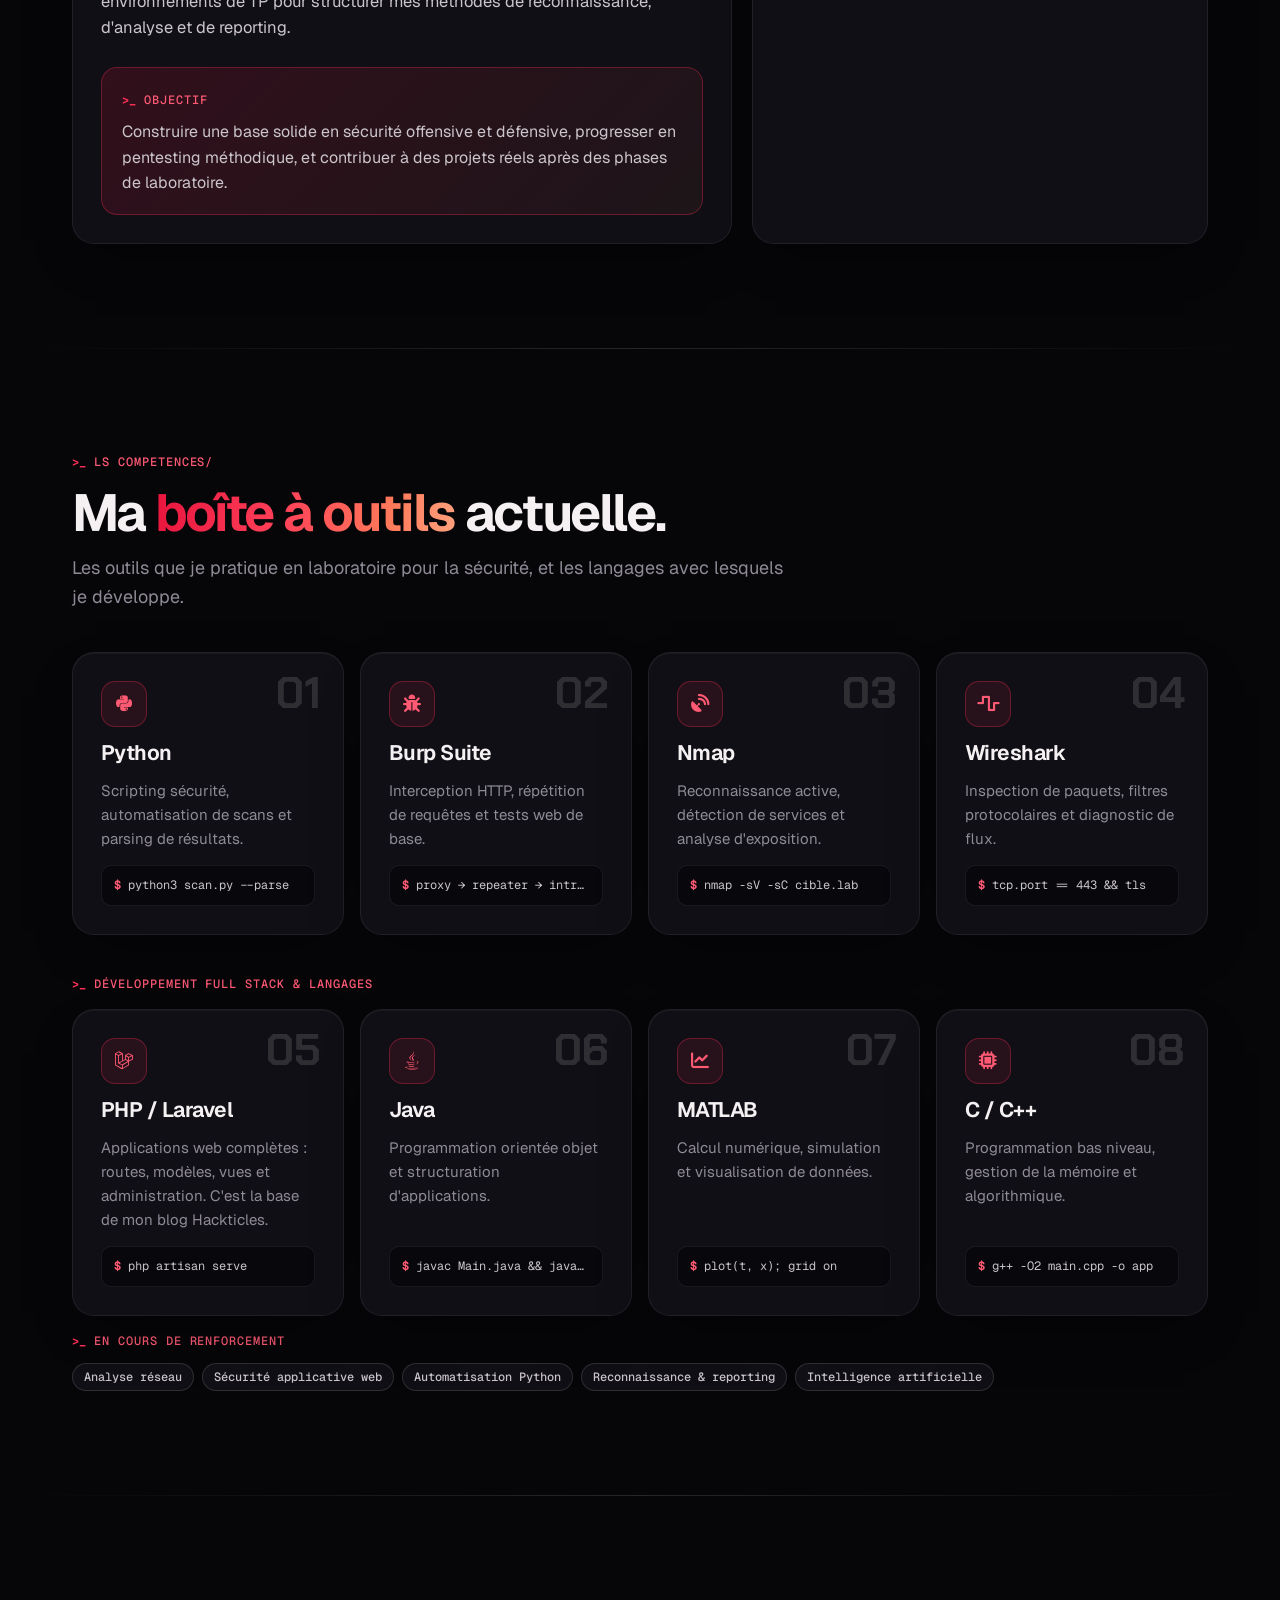
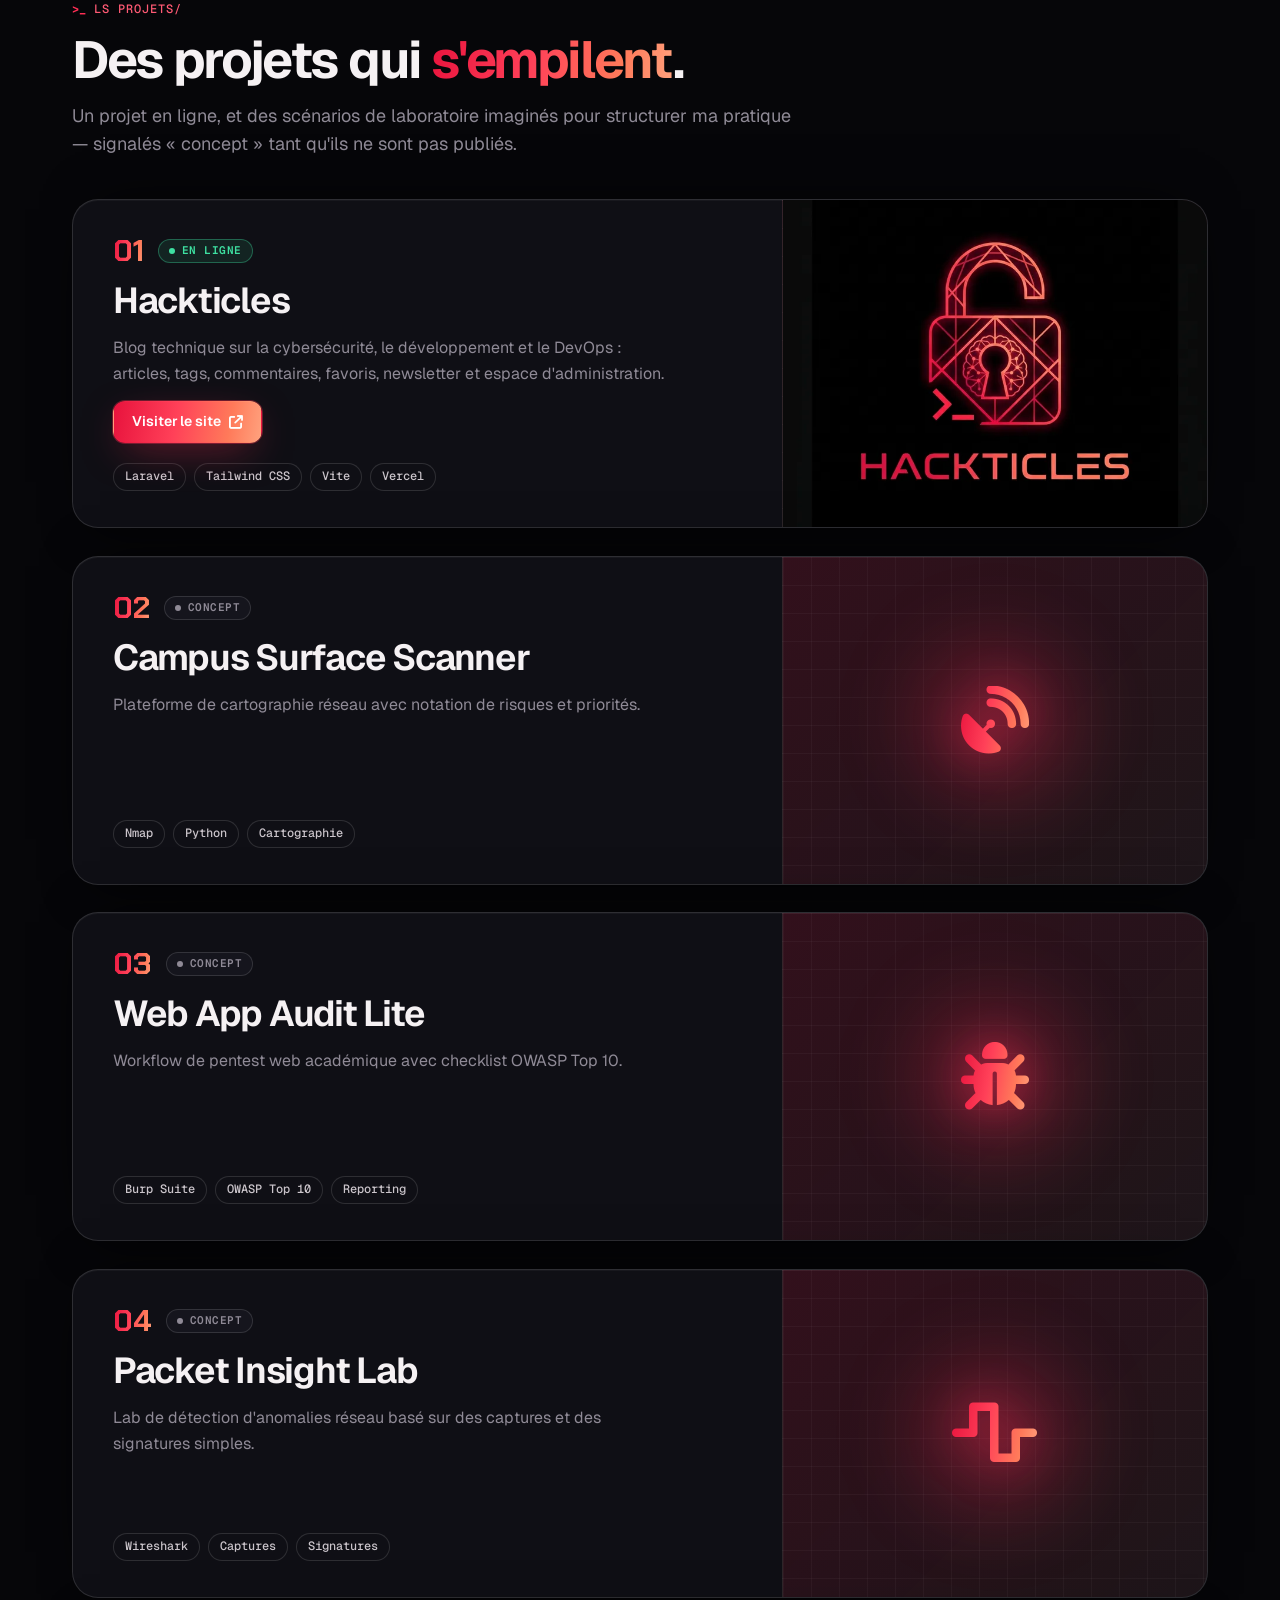
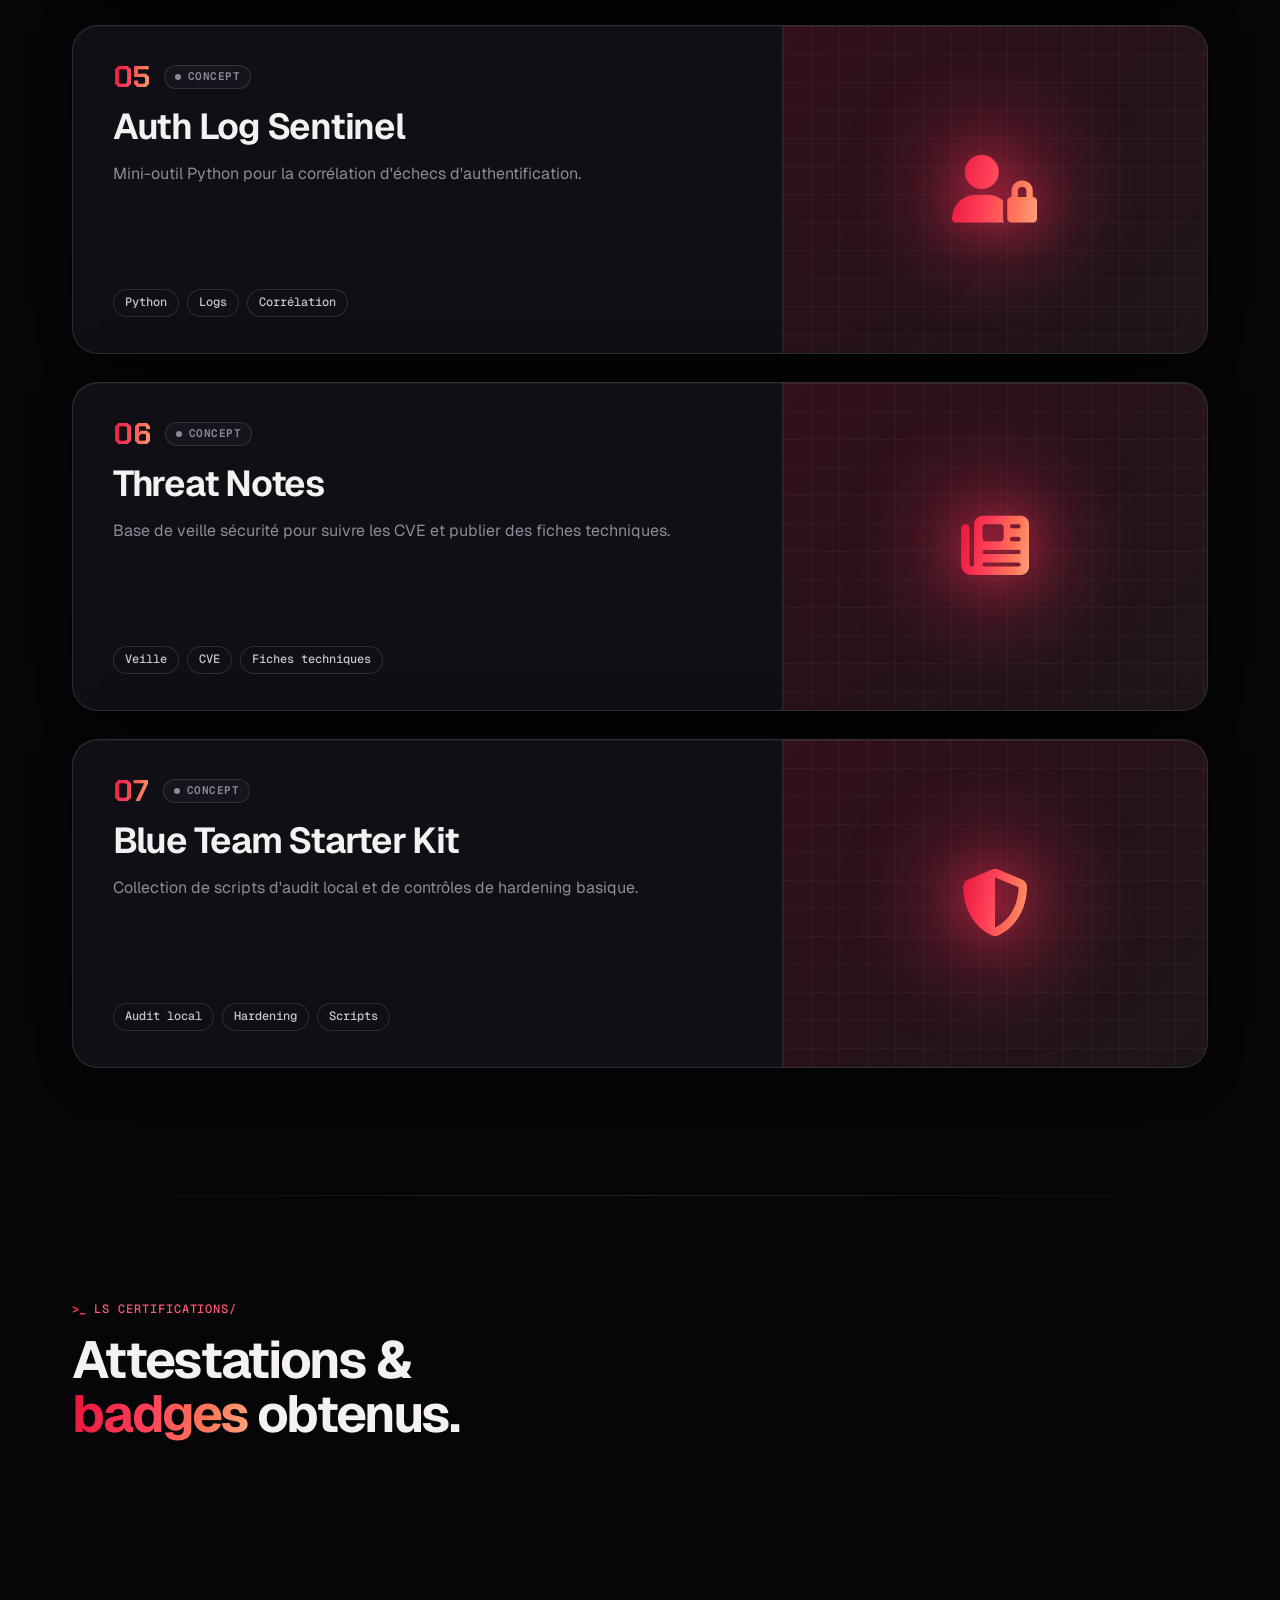
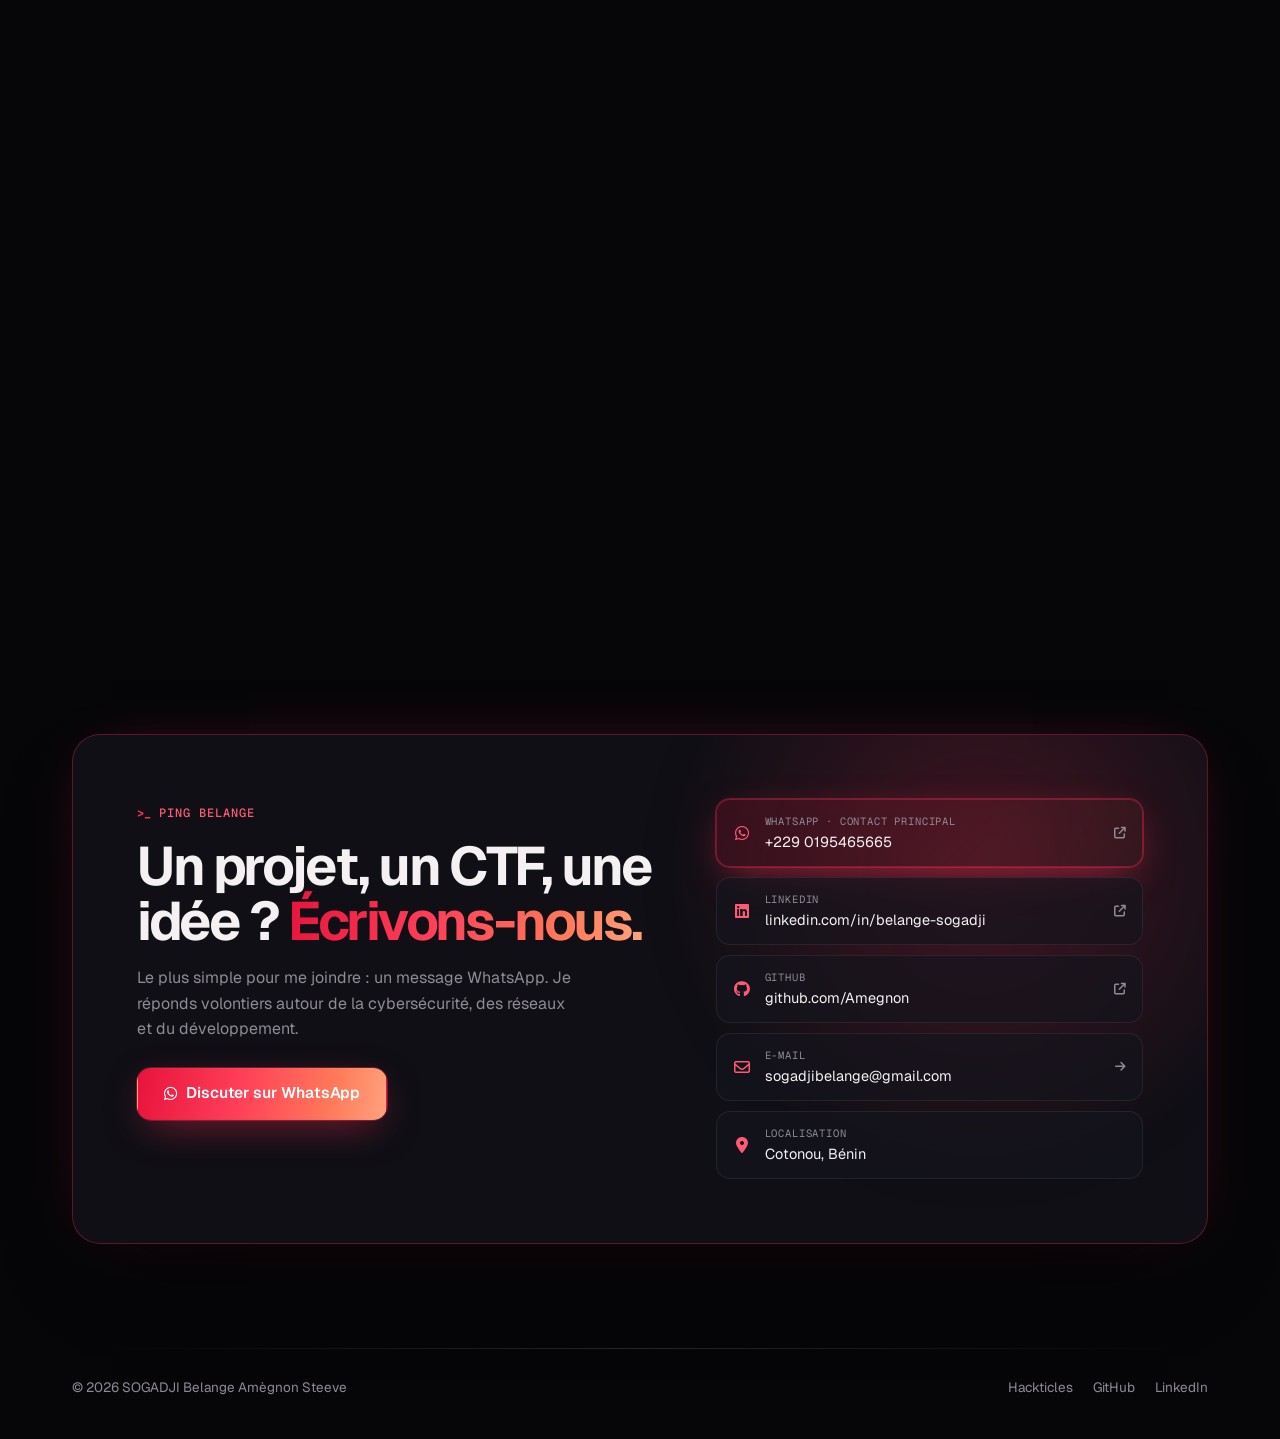
<file: projects.html>
<!DOCTYPE html>
<html lang="fr">
<head>
  <meta charset="UTF-8" />
  <meta name="viewport" content="width=device-width, initial-scale=1.0" />
  <title>Belange Sogadji | Projets</title>
  <!-- Ancienne page : le portfolio tient désormais sur une seule page -->
  <link rel="canonical" href="index.html#projects" />
  <meta http-equiv="refresh" content="0; url=index.html#projects" />
  <script>window.location.replace("index.html#projects");</script>
</head>
<body>
  <p><a href="index.html#projects">Projets — continuer vers le portfolio</a></p>
</body>
</html>
</file>
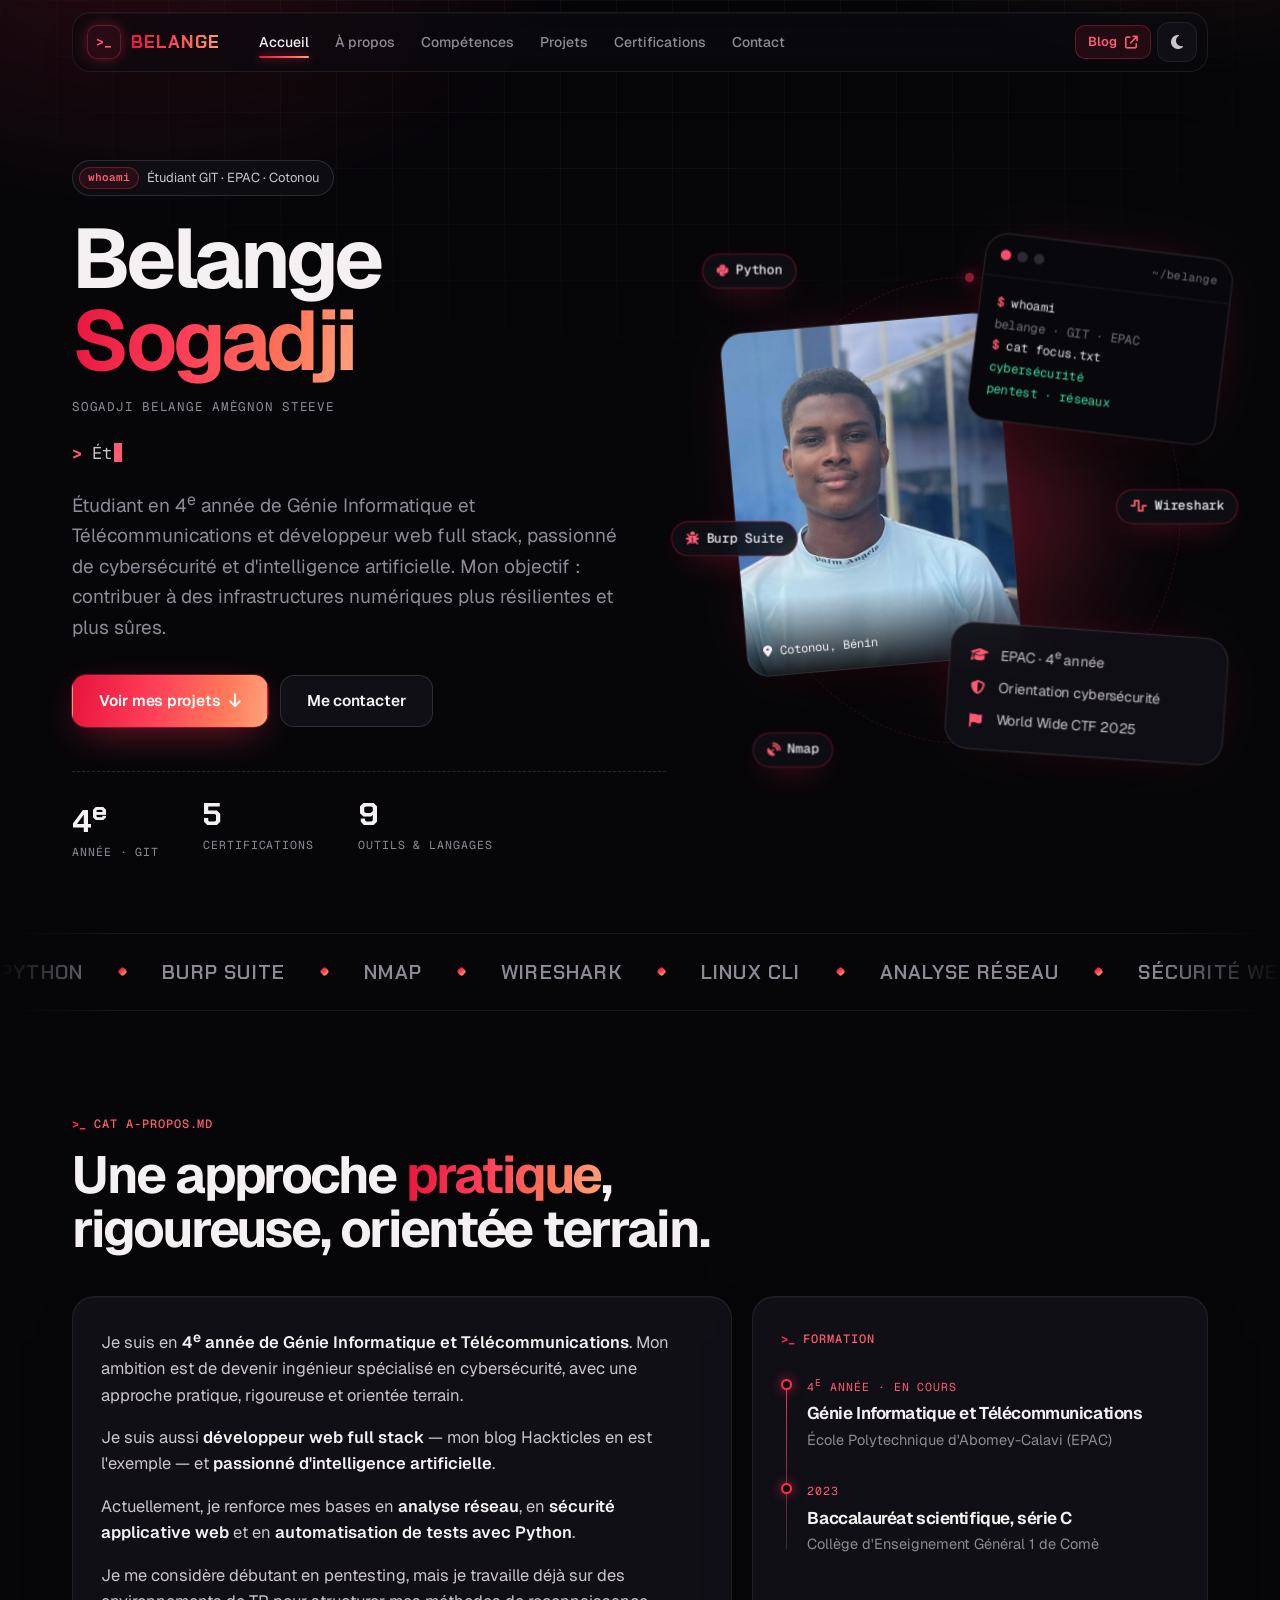
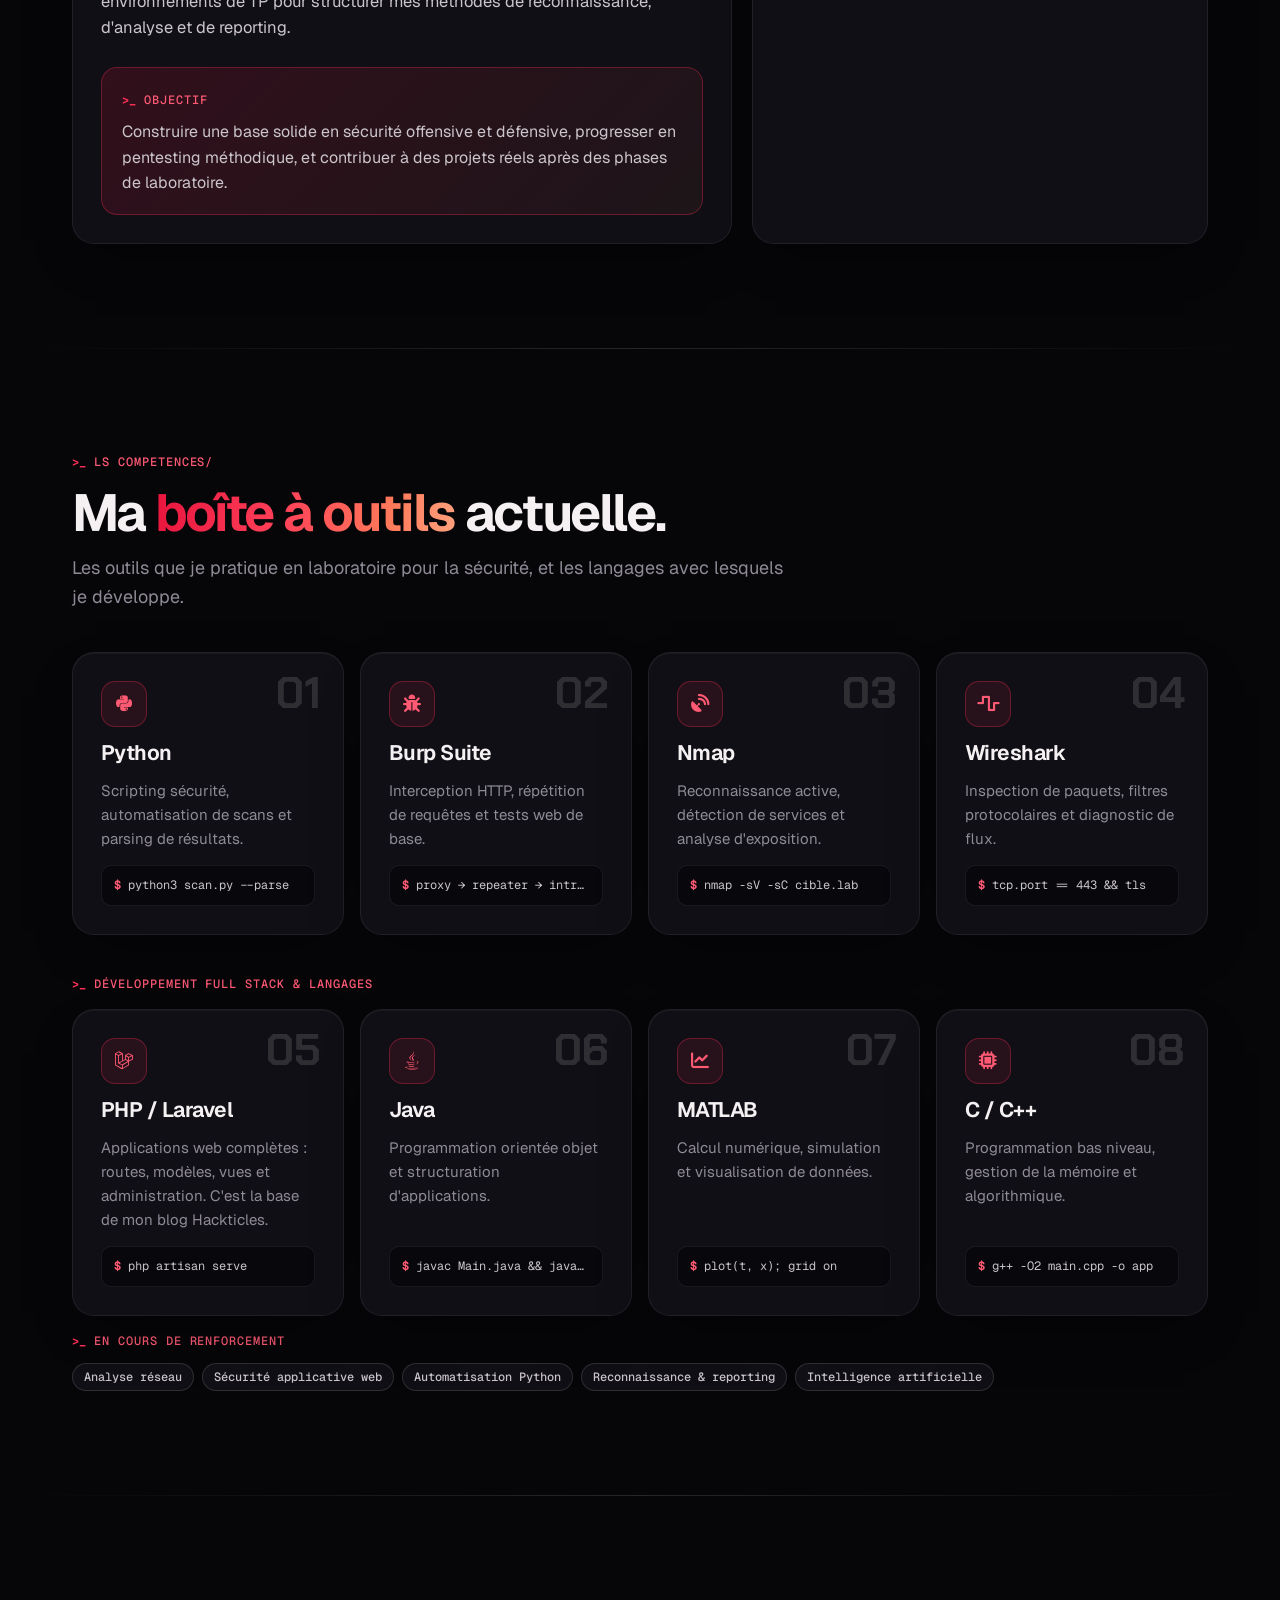
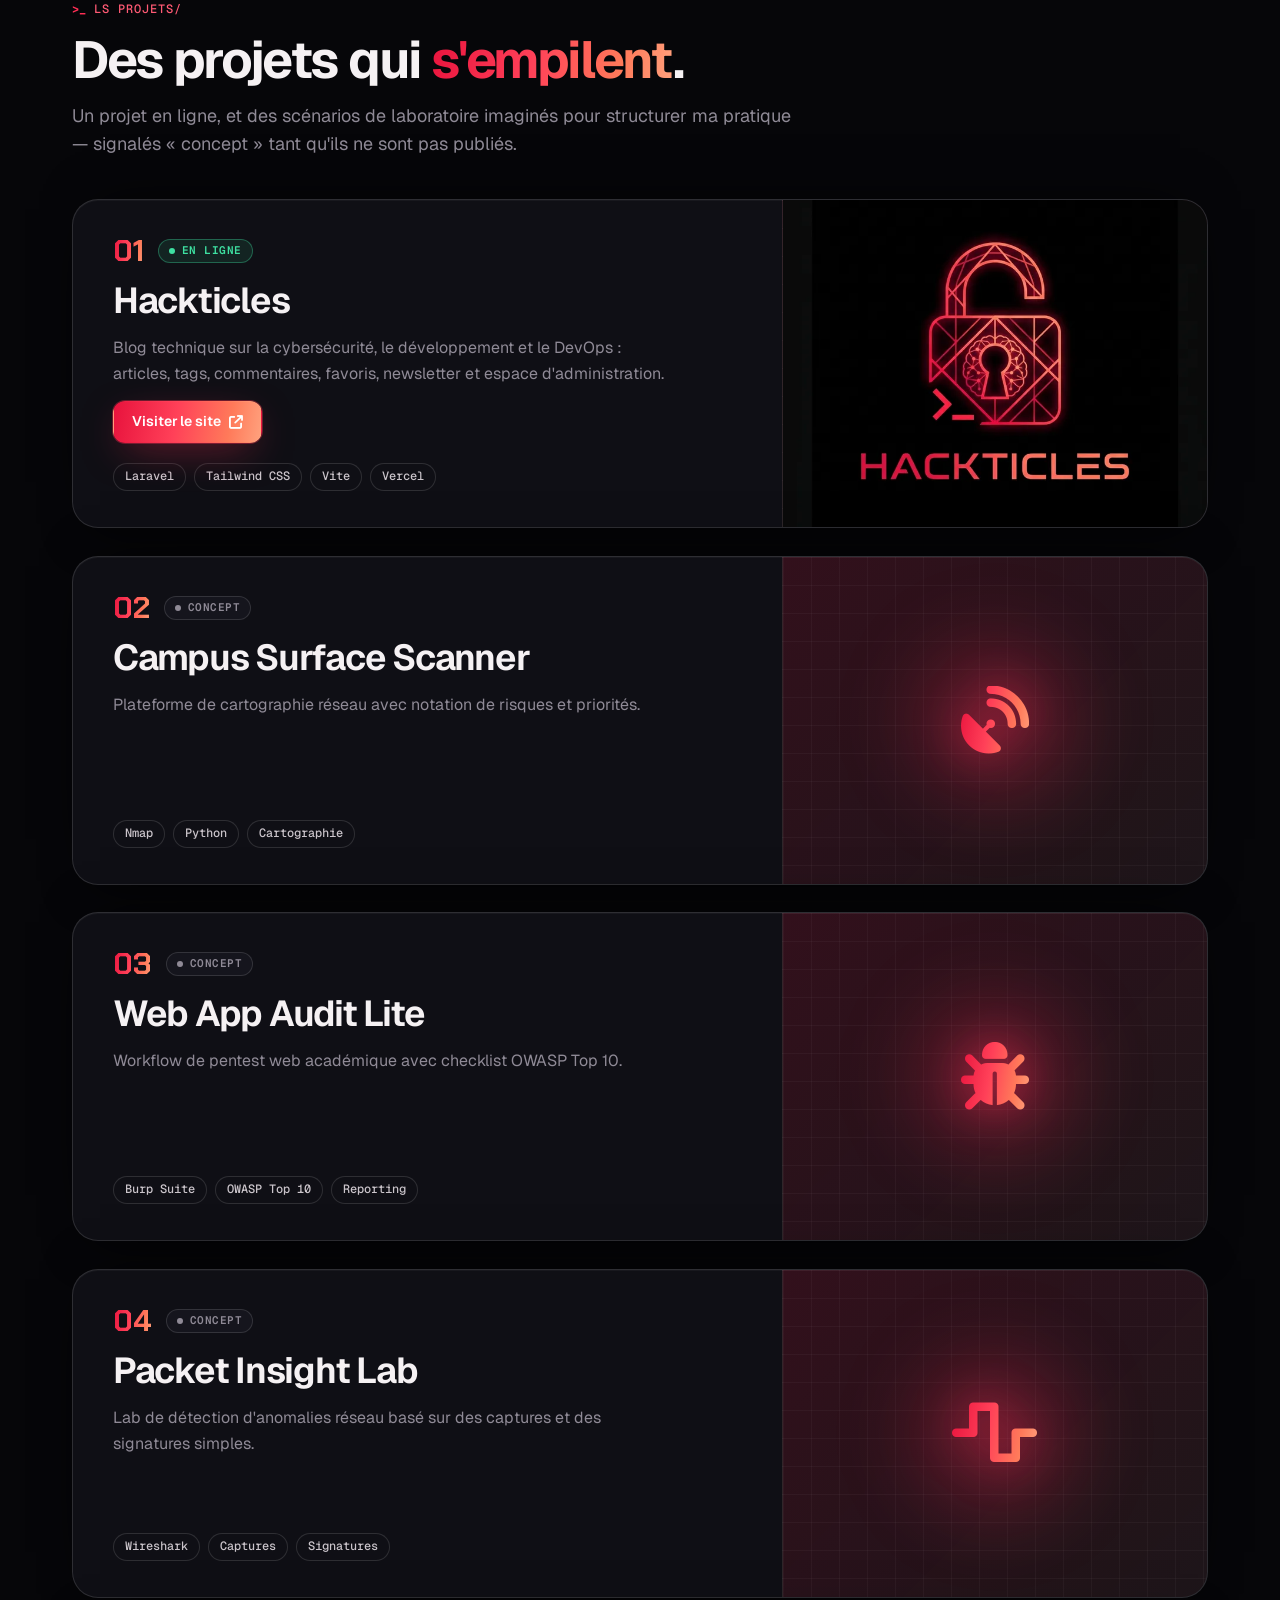
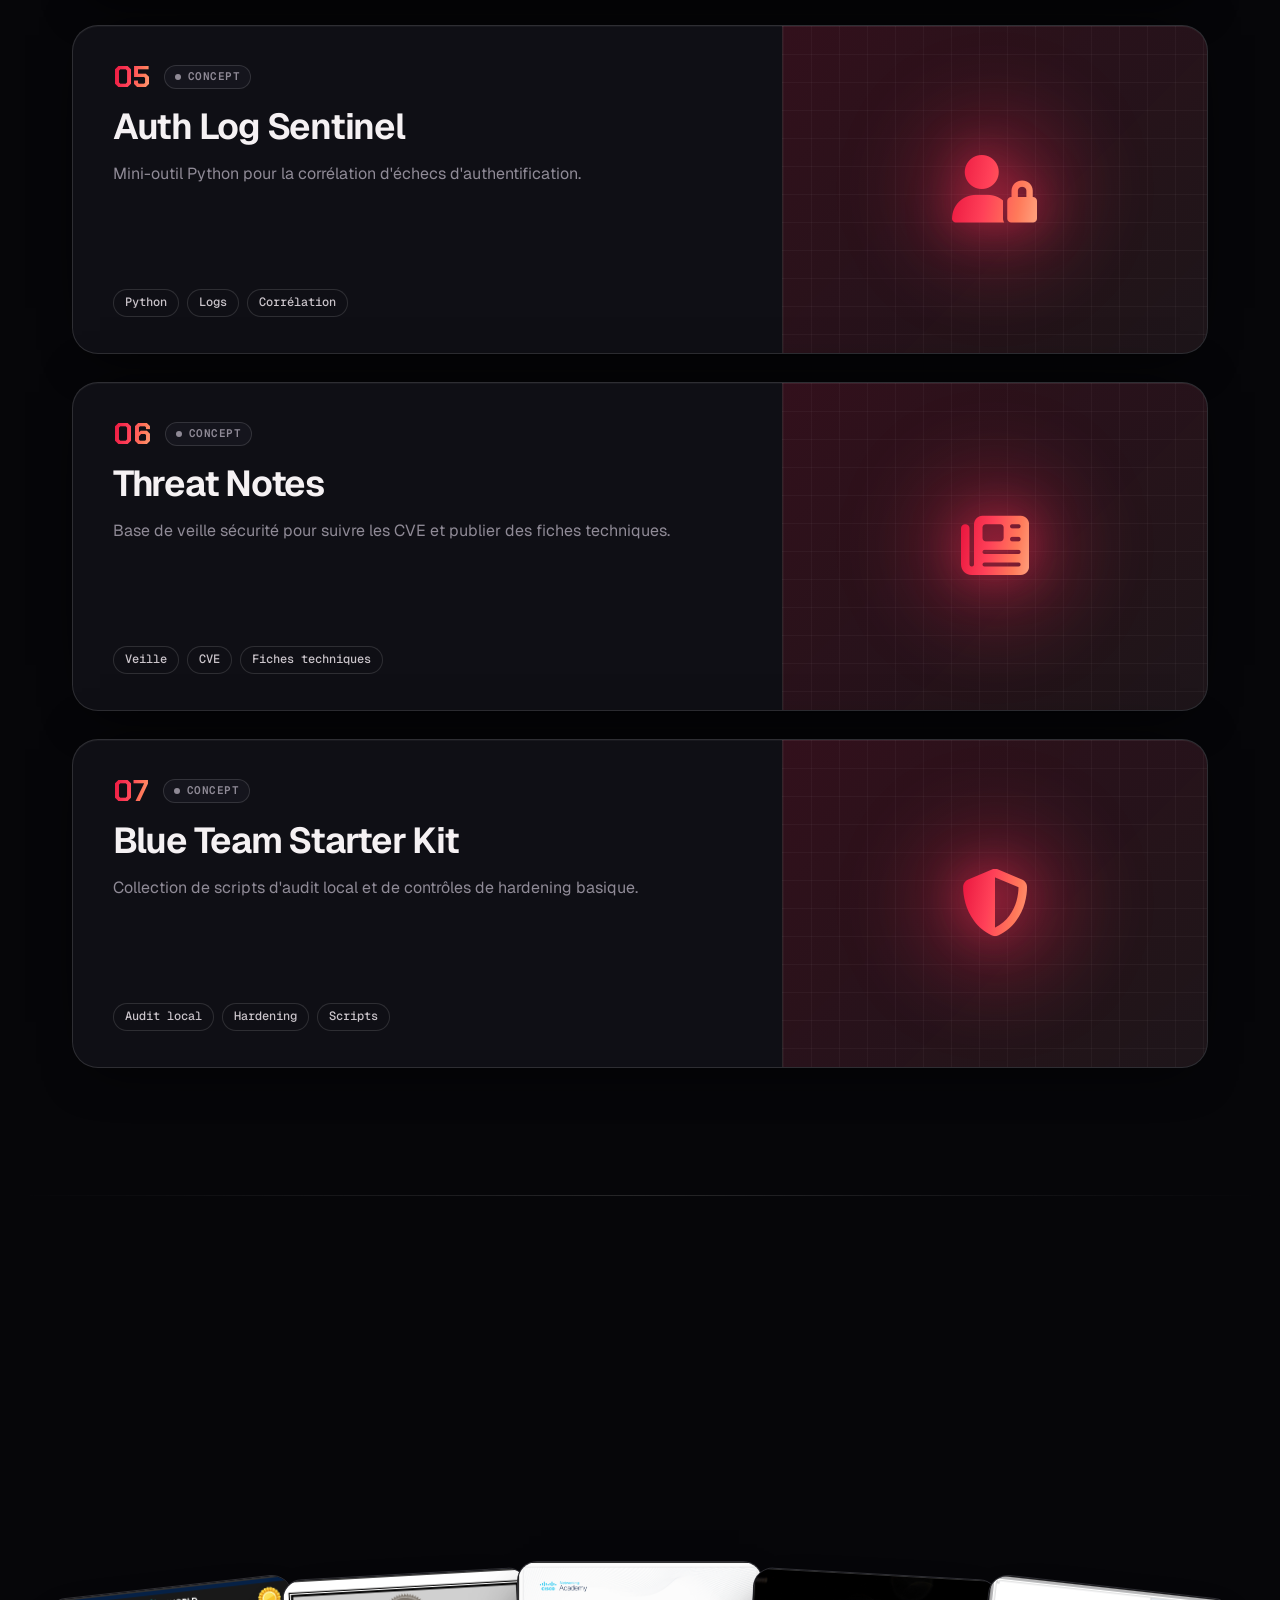
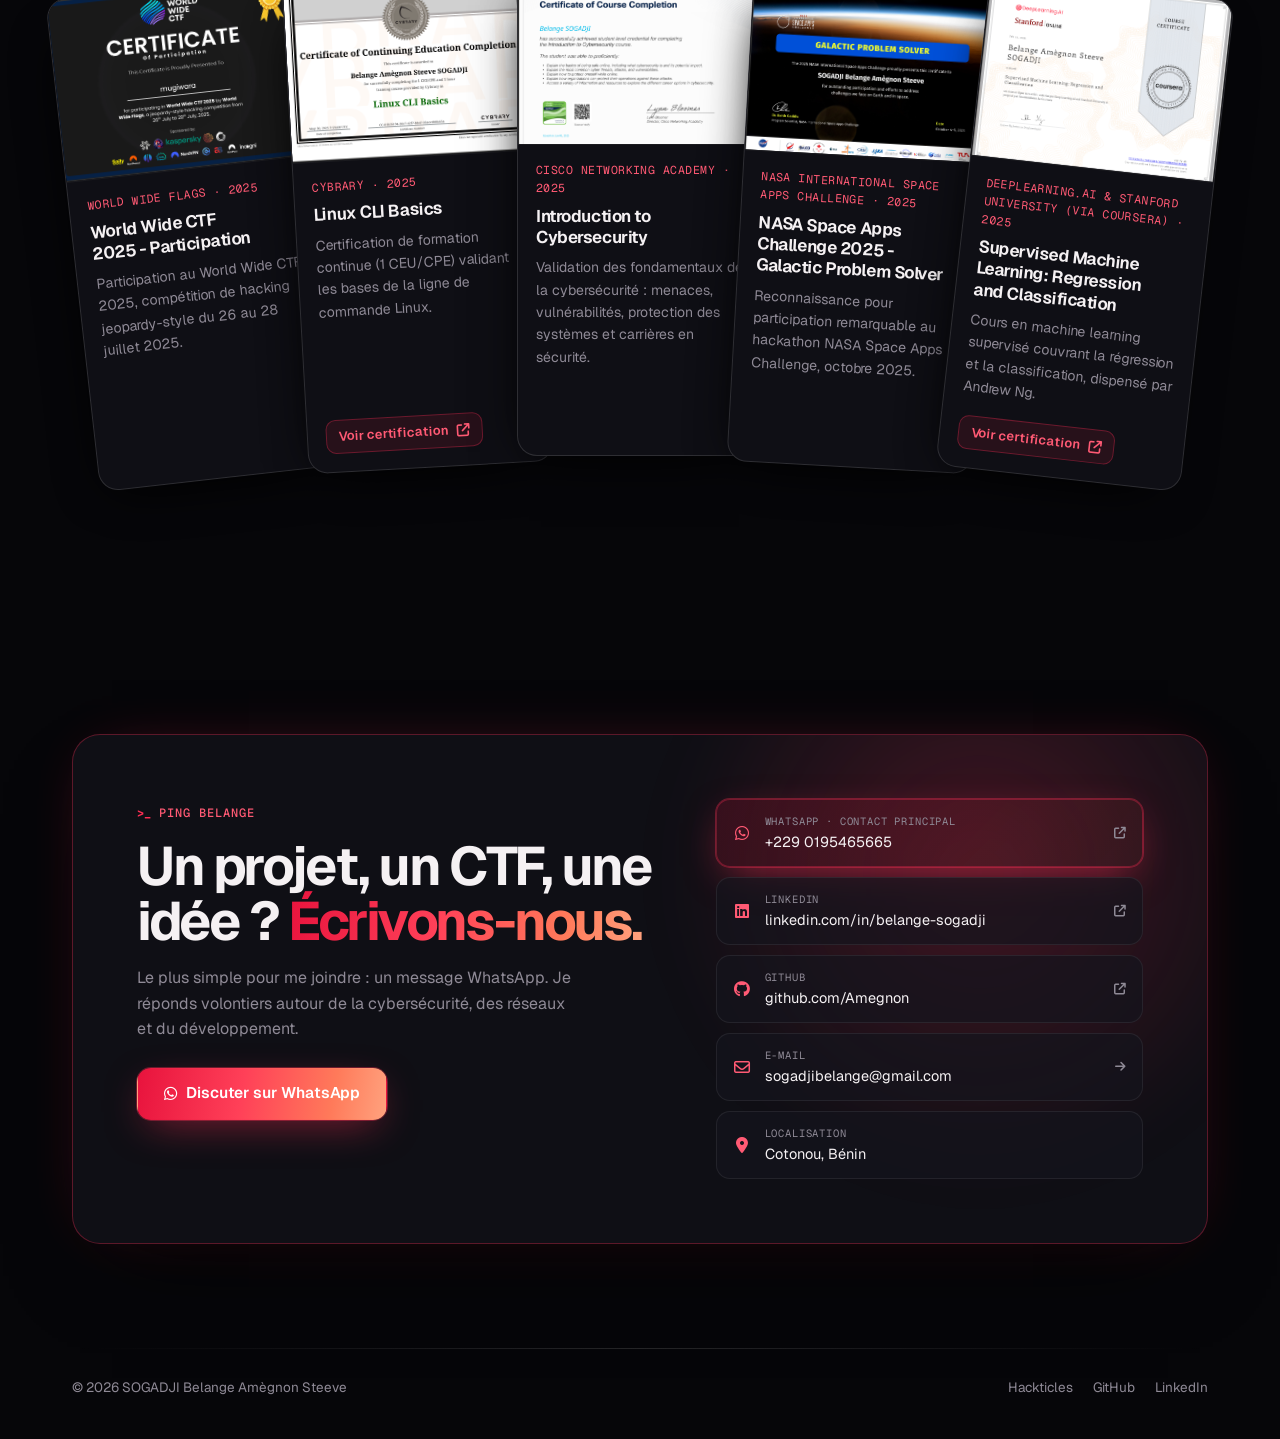
<file: skills.html>
<!DOCTYPE html>
<html lang="fr">
<head>
  <meta charset="UTF-8" />
  <meta name="viewport" content="width=device-width, initial-scale=1.0" />
  <title>Belange Sogadji | Compétences</title>
  <!-- Ancienne page : le portfolio tient désormais sur une seule page -->
  <link rel="canonical" href="index.html#skills" />
  <meta http-equiv="refresh" content="0; url=index.html#skills" />
  <script>window.location.replace("index.html#skills");</script>
</head>
<body>
  <p><a href="index.html#skills">Compétences — continuer vers le portfolio</a></p>
</body>
</html>
</file>
<file: css/styles.css>
/* =====================================================================
   PORTFOLIO — design system « Neon Lattice » (aligné sur Hackticles)
   Trame filaire, dégradé crimson → corail, prompt terminal >_
   ===================================================================== */

:root,
:root[data-theme="dark"] {
  color-scheme: dark;
  --font-sans: "Geist", ui-sans-serif, system-ui, -apple-system, "Segoe UI", sans-serif;
  --font-mono: "Geist Mono", ui-monospace, "SFMono-Regular", Menlo, monospace;
  --font-display: "Chakra Petch", "Geist", ui-sans-serif, sans-serif;

  --bg: #060609;
  --bg-2: #0a0a0f;
  --surface: #0f0f15;
  --surface-2: #15151d;
  --surface-3: #1c1c26;
  --line: rgba(255, 255, 255, 0.07);
  --line-2: rgba(255, 255, 255, 0.13);
  --ink: #f5f1f3;
  --ink-2: #cbc5cb;
  --muted: #8f8a96;
  --accent: #ff2e55;
  --accent-2: #ff6a4d;
  --accent-3: #ffa27e;
  --accent-ink: #ff5a74;
  --accent-soft: rgba(255, 46, 85, 0.1);
  --accent-line: rgba(255, 46, 85, 0.32);
  --ok: #3ee0a1;
  --grad: linear-gradient(100deg, #e8133d 0%, #ff4058 42%, #ff7a5a 78%, #ffa27e 100%);
  --grad-soft: linear-gradient(135deg, rgba(232, 19, 61, 0.16), rgba(255, 122, 90, 0.06));
  --glow: 0 0 0 1px rgba(255, 46, 85, 0.35), 0 12px 40px -12px rgba(255, 46, 85, 0.6);
  --shadow: 0 1px 0 rgba(255, 255, 255, 0.04) inset, 0 20px 50px -24px rgba(0, 0, 0, 0.8);
  --shadow-lift: 0 40px 90px -40px rgba(0, 0, 0, 0.9), 0 0 60px -30px rgba(255, 46, 85, 0.45);
  --nav-bg: rgba(10, 10, 15, 0.72);
  --code-bg: #08080c;
  --grid-line: rgba(255, 255, 255, 0.035);
  --ease: cubic-bezier(0.2, 0.8, 0.2, 1);
  --spring: cubic-bezier(0.34, 1.56, 0.64, 1);
}

:root[data-theme="light"] {
  color-scheme: light;
  --bg: #fbf8f7;
  --bg-2: #f5f0ee;
  --surface: #ffffff;
  --surface-2: #f8f3f1;
  --surface-3: #f0e9e6;
  --line: rgba(40, 12, 22, 0.08);
  --line-2: rgba(40, 12, 22, 0.15);
  --ink: #170e13;
  --ink-2: #3c3036;
  --muted: #776a71;
  --accent: #d90f3a;
  --accent-2: #ec4a2c;
  --accent-3: #f07c55;
  --accent-ink: #c80d36;
  --accent-soft: rgba(217, 15, 58, 0.07);
  --accent-line: rgba(217, 15, 58, 0.28);
  --ok: #0f9f6e;
  --grad: linear-gradient(100deg, #d60c38 0%, #ec2e4b 45%, #f2633f 100%);
  --grad-soft: linear-gradient(135deg, rgba(217, 15, 58, 0.08), rgba(242, 99, 63, 0.04));
  --glow: 0 0 0 1px rgba(217, 15, 58, 0.25), 0 12px 32px -14px rgba(217, 15, 58, 0.45);
  --shadow: 0 1px 2px rgba(40, 12, 22, 0.04), 0 18px 40px -26px rgba(40, 12, 22, 0.25);
  --shadow-lift: 0 40px 80px -44px rgba(40, 12, 22, 0.45), 0 0 50px -30px rgba(217, 15, 58, 0.35);
  --nav-bg: rgba(251, 248, 247, 0.78);
  --code-bg: #120b0f;
  --grid-line: rgba(40, 12, 22, 0.045);
}

/* ---------------------------------------------------------------------
   Base
   --------------------------------------------------------------------- */
*, *::before, *::after { box-sizing: border-box; }

html {
  -webkit-text-size-adjust: 100%;
  text-rendering: optimizeLegibility;
  scroll-behavior: smooth;
  scroll-padding-top: 96px;
  scrollbar-color: var(--line-2) transparent;
}

body {
  margin: 0;
  min-height: 100dvh;
  background: var(--bg);
  color: var(--ink);
  font-family: var(--font-sans);
  font-size: 16px;
  line-height: 1.6;
  -webkit-font-smoothing: antialiased;
  -moz-osx-font-smoothing: grayscale;
  overflow-x: clip;
}

/* Trame filaire + halos rouges, fixés derrière tout le contenu */
body::before {
  content: "";
  position: fixed;
  inset: 0;
  z-index: -2;
  pointer-events: none;
  background-image:
    linear-gradient(var(--grid-line) 1px, transparent 1px),
    linear-gradient(90deg, var(--grid-line) 1px, transparent 1px);
  background-size: 56px 56px;
  -webkit-mask-image: radial-gradient(ellipse 80% 60% at 50% 0%, #000 30%, transparent 75%);
  mask-image: radial-gradient(ellipse 80% 60% at 50% 0%, #000 30%, transparent 75%);
}

body::after {
  content: "";
  position: fixed;
  inset: -20vh -10vw auto;
  height: 80vh;
  z-index: -1;
  pointer-events: none;
  background:
    radial-gradient(40% 50% at 18% 20%, rgba(255, 46, 85, 0.13), transparent 70%),
    radial-gradient(35% 45% at 85% 5%, rgba(255, 122, 90, 0.1), transparent 70%);
  filter: blur(10px);
}

:root[data-theme="light"] body::after { opacity: 0.55; }

::selection { background: rgba(255, 46, 85, 0.35); color: var(--ink); }

a { color: inherit; text-decoration: none; }
img, svg { display: block; max-width: 100%; }
button { font: inherit; color: inherit; cursor: pointer; }
h1, h2, h3, h4 { margin: 0; line-height: 1.15; letter-spacing: -0.025em; font-weight: 650; }
p { margin: 0; }
ul { margin: 0; padding: 0; list-style: none; }

:focus-visible {
  outline: 2px solid var(--accent);
  outline-offset: 3px;
  border-radius: 8px;
}

[hidden] { display: none !important; }

.sr-only {
  position: absolute;
  width: 1px;
  height: 1px;
  overflow: hidden;
  clip-path: inset(50%);
  white-space: nowrap;
}

.btn.skip-link {
  position: fixed;
  left: 16px;
  top: -80px;
  z-index: 200;
  transition: top 0.2s ease;
}

.btn.skip-link:focus { top: 16px; }

/* ---------------------------------------------------------------------
   Layout & typographie
   --------------------------------------------------------------------- */
.wrap {
  width: 100%;
  max-width: 1200px;
  margin-inline: auto;
  padding-inline: 20px;
}

.section { padding-block: 64px; }

.section-head {
  display: grid;
  gap: 14px;
  max-width: 720px;
  margin-bottom: 40px;
}

.section-title {
  font-size: clamp(30px, 4.4vw, 52px);
  font-weight: 680;
  letter-spacing: -0.04em;
  line-height: 1.04;
  text-wrap: balance;
}

.section-sub {
  font-size: clamp(15.5px, 1.5vw, 18px);
  color: var(--muted);
  text-wrap: pretty;
}

.kicker {
  display: inline-flex;
  align-items: center;
  gap: 8px;
  font-family: var(--font-mono);
  font-size: 12px;
  font-weight: 500;
  letter-spacing: 0.08em;
  text-transform: uppercase;
  color: var(--accent-ink);
}

.kicker::before {
  content: ">_";
  font-weight: 700;
  letter-spacing: 0;
  color: var(--accent);
}

.text-grad {
  background: var(--grad);
  -webkit-background-clip: text;
  background-clip: text;
  color: transparent;
}

.mono { font-family: var(--font-mono); }
.muted { color: var(--muted); }

.divider {
  height: 1px;
  margin: 0;
  border: 0;
  background: linear-gradient(90deg, transparent, var(--line-2), transparent);
}

/* ---------------------------------------------------------------------
   Barre de progression de lecture
   --------------------------------------------------------------------- */
.progress {
  position: fixed;
  inset: 0 0 auto 0;
  z-index: 100;
  height: 2px;
  background: var(--grad);
  box-shadow: 0 0 12px rgba(255, 46, 85, 0.8);
  transform: scaleX(var(--progress, 0));
  transform-origin: left;
  pointer-events: none;
}

/* ---------------------------------------------------------------------
   Navigation flottante
   --------------------------------------------------------------------- */
.nav {
  position: sticky;
  top: 0;
  z-index: 60;
  padding-top: 12px;
}

.nav__bar {
  display: flex;
  align-items: center;
  gap: 12px;
  height: 60px;
  padding: 0 10px 0 14px;
  border: 1px solid var(--line);
  border-radius: 18px;
  background: var(--nav-bg);
  -webkit-backdrop-filter: blur(18px) saturate(160%);
  backdrop-filter: blur(18px) saturate(160%);
  box-shadow: var(--shadow);
  transition: border-color 0.3s ease, box-shadow 0.3s ease;
}

.nav.is-scrolled .nav__bar {
  border-color: var(--line-2);
  box-shadow: 0 18px 50px -20px rgba(0, 0, 0, 0.7);
}

.brand {
  display: inline-flex;
  align-items: center;
  gap: 10px;
  flex-shrink: 0;
}

.brand__mark {
  display: grid;
  place-items: center;
  width: 34px;
  height: 34px;
  border: 1px solid var(--accent-line);
  border-radius: 10px;
  background: var(--accent-soft);
  font-family: var(--font-mono);
  font-size: 13px;
  font-weight: 700;
  color: var(--accent-ink);
  box-shadow: 0 0 18px -4px rgba(255, 46, 85, 0.6);
  transition: transform 0.4s var(--spring);
}

.brand:hover .brand__mark { transform: rotate(-6deg) scale(1.06); }

.brand__word {
  font-family: var(--font-display);
  font-size: 18px;
  font-weight: 700;
  letter-spacing: 0.06em;
  text-transform: uppercase;
  background: var(--grad);
  -webkit-background-clip: text;
  background-clip: text;
  color: transparent;
}

.nav__links {
  display: none;
  align-items: center;
  gap: 2px;
  margin-left: 14px;
}

.nav__link {
  position: relative;
  padding: 8px 12px;
  border-radius: 10px;
  font-size: 14px;
  font-weight: 500;
  color: var(--muted);
  transition: color 0.2s ease, background 0.2s ease;
}

.nav__link:hover { color: var(--ink); background: var(--surface-2); }
.nav__link.is-active { color: var(--ink); }

.nav__link::after {
  content: "";
  position: absolute;
  left: 12px;
  right: 12px;
  bottom: 3px;
  height: 2px;
  border-radius: 2px;
  background: var(--grad);
  box-shadow: 0 0 10px rgba(255, 46, 85, 0.8);
  transform: scaleX(0);
  transition: transform 0.35s var(--ease);
}

.nav__link.is-active::after { transform: scaleX(1); }

.nav__spacer { flex: 1; }
.nav__actions { display: flex; align-items: center; gap: 6px; }
.nav__blog { display: none; }

.mobile-menu {
  position: fixed;
  inset: 84px 12px auto;
  z-index: 59;
  display: grid;
  gap: 2px;
  padding: 10px;
  border: 1px solid var(--line-2);
  border-radius: 18px;
  background: var(--surface);
  box-shadow: 0 30px 80px -20px rgba(0, 0, 0, 0.8);
  transform-origin: top right;
  animation: pop-in 0.22s cubic-bezier(0.2, 0.9, 0.3, 1.2);
}

.mobile-menu a {
  display: flex;
  align-items: center;
  gap: 12px;
  padding: 12px 14px;
  border-radius: 12px;
  font-size: 15px;
  font-weight: 500;
  color: var(--ink-2);
}

.mobile-menu a i { width: 18px; color: var(--accent-ink); text-align: center; }
.mobile-menu a:hover, .mobile-menu a.is-active { background: var(--surface-2); color: var(--ink); }

@keyframes pop-in {
  from { opacity: 0; transform: scale(0.96) translateY(-6px); }
}

/* ---------------------------------------------------------------------
   Boutons, chips, badges
   --------------------------------------------------------------------- */
.btn {
  position: relative;
  display: inline-flex;
  align-items: center;
  justify-content: center;
  gap: 8px;
  height: 42px;
  padding: 0 18px;
  border: 1px solid transparent;
  border-radius: 12px;
  font-size: 14px;
  font-weight: 600;
  letter-spacing: -0.005em;
  white-space: nowrap;
  user-select: none;
  isolation: isolate;
  overflow: hidden;
  transition: transform 0.18s ease, box-shadow 0.25s ease, background 0.2s ease, border-color 0.2s ease, color 0.2s ease;
}

.btn:active { transform: translateY(1px) scale(0.985); }

.btn-primary {
  color: #fff;
  background: var(--grad);
  box-shadow: var(--glow);
}

.btn-primary::after {
  content: "";
  position: absolute;
  inset: 0;
  z-index: -1;
  background: linear-gradient(110deg, transparent 30%, rgba(255, 255, 255, 0.35) 50%, transparent 70%);
  transform: translateX(-120%);
  transition: transform 0.7s ease;
}

.btn-primary:hover {
  box-shadow: 0 0 0 1px rgba(255, 46, 85, 0.5), 0 16px 44px -10px rgba(255, 46, 85, 0.75);
  transform: translateY(-1px);
}

.btn-primary:hover::after { transform: translateX(120%); }

.btn-ghost {
  color: var(--ink);
  border-color: var(--line-2);
  background: var(--surface);
}

.btn-ghost:hover { border-color: var(--accent-line); background: var(--surface-2); }

.btn-soft {
  color: var(--accent-ink);
  background: var(--accent-soft);
  border-color: var(--accent-line);
}

.btn-soft:hover { background: rgba(255, 46, 85, 0.16); }

.btn-sm { height: 34px; padding: 0 12px; font-size: 13px; border-radius: 10px; }
.btn-lg { height: 52px; padding: 0 26px; font-size: 15.5px; border-radius: 14px; }

.icon-btn {
  display: inline-grid;
  place-items: center;
  flex-shrink: 0;
  width: 40px;
  height: 40px;
  border: 1px solid var(--line);
  border-radius: 12px;
  background: var(--surface);
  color: var(--ink-2);
  transition: border-color 0.2s, color 0.2s, background 0.2s, transform 0.15s;
}

.icon-btn:hover { border-color: var(--accent-line); color: var(--ink); }
.icon-btn:active { transform: scale(0.94); }

.icon-sun { display: none; }
:root[data-theme="light"] .icon-sun { display: inline-block; }
:root[data-theme="light"] .icon-moon { display: none; }

.chip {
  display: inline-flex;
  align-items: center;
  gap: 6px;
  height: 28px;
  padding: 0 11px;
  border: 1px solid var(--line-2);
  border-radius: 999px;
  background: var(--surface);
  font-family: var(--font-mono);
  font-size: 12px;
  font-weight: 500;
  color: var(--ink-2);
  white-space: nowrap;
  transition: color 0.2s, border-color 0.2s;
}

.chip:hover { color: var(--accent-ink); border-color: var(--accent-line); }
.chips { display: flex; flex-wrap: wrap; gap: 8px; }

.badge {
  display: inline-flex;
  align-items: center;
  gap: 7px;
  height: 24px;
  padding: 0 10px;
  border: 1px solid var(--line-2);
  border-radius: 999px;
  background: var(--surface-2);
  font-family: var(--font-mono);
  font-size: 11px;
  font-weight: 600;
  letter-spacing: 0.04em;
  text-transform: uppercase;
  color: var(--muted);
}

.badge::before {
  content: "";
  width: 6px;
  height: 6px;
  border-radius: 99px;
  background: currentColor;
}

.badge--ok {
  color: var(--ok);
  border-color: color-mix(in srgb, var(--ok) 35%, transparent);
  background: color-mix(in srgb, var(--ok) 10%, transparent);
}

.badge--ok::before { animation: breathe 2s ease-in-out infinite; }

.pill {
  display: inline-flex;
  align-items: center;
  gap: 8px;
  padding: 6px 14px 6px 6px;
  border: 1px solid var(--line-2);
  border-radius: 999px;
  background: color-mix(in srgb, var(--surface) 80%, transparent);
  -webkit-backdrop-filter: blur(8px);
  backdrop-filter: blur(8px);
  font-size: 13px;
  color: var(--ink-2);
}

.pill__dot {
  display: inline-grid;
  place-items: center;
  height: 22px;
  padding: 0 8px;
  border: 1px solid var(--accent-line);
  border-radius: 999px;
  background: var(--accent-soft);
  font-family: var(--font-mono);
  font-size: 11px;
  font-weight: 600;
  color: var(--accent-ink);
}

.arrow-link {
  display: inline-flex;
  align-items: center;
  gap: 6px;
  font-size: 14px;
  font-weight: 600;
  color: var(--ink-2);
  transition: color 0.2s, gap 0.25s;
}

.arrow-link:hover { color: var(--accent-ink); gap: 10px; }

/* ---------------------------------------------------------------------
   Panneaux, halo souris, bordure animée
   --------------------------------------------------------------------- */
.panel {
  position: relative;
  border: 1px solid var(--line);
  border-radius: 22px;
  background: var(--surface);
  box-shadow: var(--shadow);
}

.panel-pad { padding: 24px; }

/* Halo qui suit la souris (variables --mx/--my posées en JS) */
.spotlight { position: relative; }

.spotlight::after {
  content: "";
  position: absolute;
  inset: 0;
  border-radius: inherit;
  background: radial-gradient(420px circle at var(--mx, 50%) var(--my, -20%), rgba(255, 46, 85, 0.12), transparent 60%);
  opacity: 0;
  transition: opacity 0.35s ease;
  pointer-events: none;
}

.spotlight:hover::after { opacity: 1; }

/* Bordure dégradée qui tourne au survol */
@property --angle {
  syntax: "<angle>";
  initial-value: 0deg;
  inherits: false;
}

.glow-border { position: relative; }

.glow-border::before {
  content: "";
  position: absolute;
  inset: -1px;
  z-index: 0;
  padding: 1px;
  border-radius: inherit;
  background: conic-gradient(from var(--angle, 0deg), transparent 0 60%, var(--accent) 75%, var(--accent-3) 85%, transparent 100%);
  -webkit-mask: linear-gradient(#000 0 0) content-box, linear-gradient(#000 0 0);
  -webkit-mask-composite: xor;
  mask-composite: exclude;
  opacity: 0;
  transition: opacity 0.4s ease;
  pointer-events: none;
}

.glow-border:hover::before,
.glow-border.is-lit::before { opacity: 1; animation: spin-angle 3.5s linear infinite; }

@keyframes spin-angle { to { --angle: 360deg; } }

/* ---------------------------------------------------------------------
   Apparition au défilement (masqué uniquement si JS actif)
   --------------------------------------------------------------------- */
.js [data-reveal] {
  opacity: 0;
  transform: translateY(26px);
  filter: blur(6px);
  transition:
    opacity 0.8s var(--ease) var(--delay, 0s),
    transform 0.8s var(--ease) var(--delay, 0s),
    filter 0.8s var(--ease) var(--delay, 0s);
}

.js [data-reveal].is-in {
  opacity: 1;
  transform: none;
  filter: none;
}

/* ---------------------------------------------------------------------
   Hero
   --------------------------------------------------------------------- */
.hero { padding-block: 48px 40px; overflow-x: clip; }

.hero__grid {
  display: grid;
  gap: 56px;
  align-items: center;
}

.hero__title {
  margin-top: 22px;
  font-size: clamp(42px, 7vw, 84px);
  font-weight: 680;
  line-height: 0.98;
  letter-spacing: -0.05em;
  text-wrap: balance;
}

.hero__fullname {
  margin-top: 14px;
  font-family: var(--font-mono);
  font-size: 12.5px;
  letter-spacing: 0.06em;
  text-transform: uppercase;
  color: var(--muted);
}

.hero__role {
  display: flex;
  align-items: center;
  gap: 10px;
  min-height: 30px;
  margin-top: 22px;
  font-family: var(--font-mono);
  font-size: clamp(14px, 1.6vw, 17px);
  color: var(--ink-2);
}

.hero__role .p { color: var(--accent-ink); font-weight: 700; }

.caret {
  display: inline-block;
  width: 8px;
  height: 1.1em;
  margin-left: 2px;
  vertical-align: -0.18em;
  background: var(--accent-ink);
  animation: blink 1s steps(1) infinite;
}

.hero__sub {
  max-width: 560px;
  margin-top: 18px;
  font-size: clamp(16px, 1.6vw, 19px);
  color: var(--muted);
  text-wrap: pretty;
}

.hero__cta { display: flex; flex-wrap: wrap; gap: 12px; margin-top: 32px; }

.hero__stats {
  display: flex;
  flex-wrap: wrap;
  gap: 28px 44px;
  margin-top: 44px;
  padding-top: 26px;
  border-top: 1px dashed var(--line-2);
}

.stat__n {
  font-family: var(--font-display);
  font-size: 32px;
  font-weight: 700;
  line-height: 1;
  letter-spacing: 0.01em;
}

.stat__l {
  margin-top: 6px;
  font-family: var(--font-mono);
  font-size: 11.5px;
  letter-spacing: 0.08em;
  text-transform: uppercase;
  color: var(--muted);
}

/* Scène : paquet de cartes qui se chevauchent, inclinaison 3D à la souris */
.stage {
  position: relative;
  width: 100%;
  max-width: 460px;
  margin-inline: auto;
  aspect-ratio: 1 / 1.08;
  perspective: 1200px;
}

.stage__halo {
  position: absolute;
  inset: 8%;
  border-radius: 50%;
  background: radial-gradient(circle, rgba(255, 46, 85, 0.38), transparent 65%);
  filter: blur(40px);
  animation: breathe 7s ease-in-out infinite;
}

.stage__ring {
  position: absolute;
  inset: 3%;
  border: 1px dashed var(--accent-line);
  border-radius: 50%;
  opacity: 0.55;
  animation: spin 60s linear infinite;
}

.stage__ring::before {
  content: "";
  position: absolute;
  top: -5px;
  left: 50%;
  width: 9px;
  height: 9px;
  border-radius: 50%;
  background: var(--accent);
  box-shadow: 0 0 14px var(--accent);
}

.stage__scene {
  position: absolute;
  inset: 0;
  transform-style: preserve-3d;
  transform: rotateX(var(--rx, 0deg)) rotateY(var(--ry, 0deg));
  transition: transform 0.35s ease-out;
}

.deck-card {
  position: absolute;
  overflow: hidden;
  border: 1px solid var(--line-2);
  border-radius: 22px;
  background: var(--surface);
  box-shadow: var(--shadow-lift);
  transform:
    translate3d(calc(var(--tx) * var(--spread, 1)), calc(var(--ty) * var(--spread, 1)), var(--tz, 0px))
    rotate(calc(var(--r) * var(--spread, 1)));
  transition: transform 0.9s var(--spring) var(--deal, 0s), opacity 0.6s ease var(--deal, 0s);
}

.stage:hover { --spread: 1.28; }

/* Avant la « distribution » : paquet resserré au centre */
.js .stage:not(.is-in) .deck-card {
  opacity: 0;
  transform: translate3d(0, 30px, 0) rotate(0deg) scale(0.9);
}

.deck-card--photo {
  top: 12%;
  left: 2%;
  width: 60%;
  aspect-ratio: 4 / 5;
  margin: 0;
  --tx: -4%;
  --ty: 0%;
  --r: -5deg;
  --tz: 0px;
  --deal: 0.1s;
}

.deck-card--photo img {
  width: 100%;
  height: 100%;
  object-fit: cover;
  object-position: center 20%;
  cursor: zoom-in;
}

.deck-card--photo figcaption {
  position: absolute;
  inset: auto 0 0 0;
  display: flex;
  align-items: center;
  gap: 8px;
  padding: 44px 16px 14px;
  background: linear-gradient(transparent, rgba(6, 6, 9, 0.88));
  font-family: var(--font-mono);
  font-size: 12px;
  color: #f5f1f3;
  pointer-events: none;
}

.deck-card--term {
  top: 1%;
  right: 0;
  width: 52%;
  --tx: 8%;
  --ty: -6%;
  --r: 7deg;
  --tz: 50px;
  --deal: 0.22s;
  background: var(--code-bg);
  color: #e9e4e8;
}

.deck-card--id {
  right: 1%;
  bottom: 5%;
  width: 56%;
  padding: 16px;
  --tx: 6%;
  --ty: 4%;
  --r: 4deg;
  --tz: 90px;
  --deal: 0.34s;
  background: color-mix(in srgb, var(--surface) 88%, transparent);
  -webkit-backdrop-filter: blur(14px);
  backdrop-filter: blur(14px);
}

.id-row {
  display: grid;
  grid-template-columns: 22px 1fr;
  gap: 4px 8px;
  align-items: center;
  font-size: 13px;
  color: var(--ink-2);
}

.id-row + .id-row { margin-top: 9px; }
.id-row i { color: var(--accent-ink); font-size: 13px; text-align: center; }

.terminal__bar {
  display: flex;
  align-items: center;
  gap: 6px;
  padding: 11px 14px;
  border-bottom: 1px solid rgba(255, 255, 255, 0.07);
  font-family: var(--font-mono);
  font-size: 11px;
  color: #77727f;
}

.terminal__dot { width: 10px; height: 10px; border-radius: 99px; background: #2b2a33; }
.terminal__dot:first-child { background: #ff4d6d; }
.terminal__bar span:last-child { margin-left: auto; }

.terminal__body {
  padding: 14px 16px 18px;
  font-family: var(--font-mono);
  font-size: 12px;
  line-height: 1.75;
}

.terminal__body .p { color: #ff5a74; font-weight: 600; }
.terminal__body .ok { color: #3ee0a1; }
.terminal__body .dim { color: #77727f; }

.orbit-tag {
  position: absolute;
  z-index: 3;
  display: inline-flex;
  align-items: center;
  gap: 7px;
  height: 32px;
  padding: 0 12px;
  border: 1px solid var(--accent-line);
  border-radius: 999px;
  background: color-mix(in srgb, var(--surface) 85%, transparent);
  -webkit-backdrop-filter: blur(10px);
  backdrop-filter: blur(10px);
  font-family: var(--font-mono);
  font-size: 12px;
  font-weight: 500;
  color: var(--ink);
  box-shadow: 0 10px 30px -12px rgba(255, 46, 85, 0.6);
  transform: translateZ(110px);
  animation: float 6s ease-in-out var(--d, 0s) infinite;
}

.orbit-tag i { color: var(--accent-ink); font-size: 12px; }

@keyframes spin { to { transform: rotate(360deg); } }
@keyframes breathe { 50% { transform: scale(1.12); opacity: 0.7; } }
@keyframes blink { 50% { opacity: 0; } }
@keyframes float { 50% { translate: 0 -10px; } }

/* ---------------------------------------------------------------------
   Bandeau défilant
   --------------------------------------------------------------------- */
.marquee {
  position: relative;
  display: flex;
  overflow: hidden;
  padding-block: 22px;
  border-block: 1px solid var(--line);
  -webkit-mask-image: linear-gradient(90deg, transparent, #000 10%, #000 90%, transparent);
  mask-image: linear-gradient(90deg, transparent, #000 10%, #000 90%, transparent);
}

.marquee__track {
  display: flex;
  flex-shrink: 0;
  align-items: center;
  gap: 36px;
  padding-right: 36px;
  animation: marquee 38s linear infinite;
}

.marquee:hover .marquee__track { animation-play-state: paused; }

.marquee__item {
  display: inline-flex;
  align-items: center;
  gap: 36px;
  font-family: var(--font-display);
  font-size: 20px;
  font-weight: 600;
  letter-spacing: 0.06em;
  text-transform: uppercase;
  white-space: nowrap;
  color: var(--muted);
}

.marquee__item::after {
  content: "";
  width: 7px;
  height: 7px;
  border-radius: 2px;
  background: var(--grad);
  transform: rotate(45deg);
}

@keyframes marquee { to { transform: translateX(-100%); } }

/* ---------------------------------------------------------------------
   À propos
   --------------------------------------------------------------------- */
.about-grid { display: grid; gap: 20px; }

.prose { display: grid; gap: 16px; font-size: 16.5px; color: var(--ink-2); }
.prose strong { color: var(--ink); font-weight: 600; }

.goal {
  margin-top: 26px;
  padding: 18px 20px;
  border: 1px solid var(--accent-line);
  border-radius: 16px;
  background: var(--grad-soft);
}

.goal p { margin-top: 8px; color: var(--ink-2); }

.timeline {
  position: relative;
  display: grid;
  gap: 26px;
  margin-top: 22px;
  padding-left: 26px;
}

.timeline::before {
  content: "";
  position: absolute;
  top: 6px;
  bottom: 6px;
  left: 5px;
  width: 1px;
  background: linear-gradient(var(--accent), var(--line-2));
}

.timeline__item { position: relative; }

.timeline__item::before {
  content: "";
  position: absolute;
  top: 6px;
  left: -26px;
  width: 11px;
  height: 11px;
  border: 2px solid var(--accent);
  border-radius: 50%;
  background: var(--bg);
  box-shadow: 0 0 12px rgba(255, 46, 85, 0.7);
}

.timeline__when {
  font-family: var(--font-mono);
  font-size: 11.5px;
  letter-spacing: 0.08em;
  text-transform: uppercase;
  color: var(--accent-ink);
}

.timeline__item h3 { margin-top: 6px; font-size: 17px; }
.timeline__item p { margin-top: 4px; font-size: 14.5px; color: var(--muted); }

/* ---------------------------------------------------------------------
   Compétences (bento)
   --------------------------------------------------------------------- */
.bento { display: grid; gap: 16px; }
.bento-title { margin: 36px 0 16px; }

.skill {
  display: flex;
  flex-direction: column;
  gap: 14px;
  overflow: hidden;
  transition: transform 0.45s var(--ease), border-color 0.3s ease, box-shadow 0.45s ease;
}

.skill:hover {
  transform: translateY(-6px);
  border-color: var(--accent-line);
  box-shadow: var(--shadow-lift);
}

.skill__icon {
  display: grid;
  place-items: center;
  width: 46px;
  height: 46px;
  border: 1px solid var(--accent-line);
  border-radius: 14px;
  background: var(--accent-soft);
  font-size: 18px;
  color: var(--accent-ink);
  transition: transform 0.5s var(--spring);
}

.skill:hover .skill__icon { transform: rotate(-8deg) scale(1.1); }

.skill h3 { font-size: 21px; }
.skill p { font-size: 15px; color: var(--muted); }

.skill__cmd {
  margin-top: auto;
  padding: 10px 12px;
  overflow: hidden;
  border: 1px solid var(--line);
  border-radius: 10px;
  background: var(--code-bg);
  font-family: var(--font-mono);
  font-size: 12px;
  white-space: nowrap;
  text-overflow: ellipsis;
  color: #cbc5cb;
}

.skill__cmd::before { content: "$ "; color: #ff5a74; font-weight: 700; }

.skill__n {
  position: absolute;
  top: 18px;
  right: 22px;
  font-family: var(--font-display);
  font-size: 44px;
  font-weight: 700;
  line-height: 1;
  color: var(--line-2);
  transition: color 0.3s ease;
}

.skill:hover .skill__n { color: var(--accent-line); }

.learning {
  display: flex;
  flex-wrap: wrap;
  align-items: center;
  gap: 12px 18px;
  margin-top: 16px;
}

/* ---------------------------------------------------------------------
   Projets : cartes collantes qui s'empilent au défilement
   --------------------------------------------------------------------- */
.stack {
  display: grid;
  /* Lignes de hauteur égale : une carte recouverte ne dépasse jamais sous la suivante */
  grid-auto-rows: 1fr;
  gap: 28px;
  padding-bottom: 24px;
}

.stack__card {
  position: sticky;
  top: calc(92px + var(--i, 0) * 14px);
}

.stack__inner {
  position: relative;
  display: grid;
  grid-template-rows: 1fr auto;
  height: 100%;
  min-height: 300px;
  overflow: hidden;
  border: 1px solid var(--line-2);
  border-radius: 26px;
  background: var(--surface);
  box-shadow: 0 -18px 50px -28px rgba(0, 0, 0, 0.85), var(--shadow);
  transform-origin: top center;
  transform: scale(calc(1 - min(var(--depth, 0), 5) * 0.03));
  filter: brightness(calc(1 - min(var(--depth, 0), 5) * 0.09));
  will-change: transform;
}

:root[data-theme="light"] .stack__inner {
  box-shadow: 0 -14px 40px -28px rgba(40, 12, 22, 0.4), var(--shadow);
  filter: brightness(calc(1 - min(var(--depth, 0), 5) * 0.035));
}

.stack__body {
  position: relative;
  z-index: 1;
  display: flex;
  flex-direction: column;
  align-items: flex-start;
  gap: 14px;
  padding: 26px;
}

.stack__top {
  display: flex;
  align-items: center;
  gap: 14px;
  width: 100%;
}

.stack__n {
  font-family: var(--font-display);
  font-size: 30px;
  font-weight: 700;
  line-height: 1;
  background: var(--grad);
  -webkit-background-clip: text;
  background-clip: text;
  color: transparent;
}

.stack__title { font-size: clamp(24px, 3vw, 36px); letter-spacing: -0.035em; }
.stack__desc { max-width: 560px; color: var(--muted); }
.stack__body .chips { margin-top: auto; padding-top: 6px; }
.stack__cta { display: flex; flex-wrap: wrap; gap: 10px; }

.stack__media {
  position: relative;
  display: grid;
  place-items: center;
  min-height: 150px;
  overflow: hidden;
  border-top: 1px solid var(--line);
  background:
    linear-gradient(var(--grid-line) 1px, transparent 1px) 0 0 / 28px 28px,
    linear-gradient(90deg, var(--grid-line) 1px, transparent 1px) 0 0 / 28px 28px,
    var(--grad-soft);
}

.stack__media::before {
  content: "";
  position: absolute;
  width: 60%;
  aspect-ratio: 1;
  border-radius: 50%;
  background: radial-gradient(circle, rgba(255, 46, 85, 0.35), transparent 65%);
  filter: blur(30px);
}

.stack__glyph {
  position: relative;
  font-size: 68px;
  background: var(--grad);
  -webkit-background-clip: text;
  background-clip: text;
  color: transparent;
  filter: drop-shadow(0 0 22px rgba(255, 46, 85, 0.55));
  transition: transform 0.7s var(--spring);
}

.stack__inner:hover .stack__glyph { transform: scale(1.12) rotate(-6deg); }

.stack__media img {
  position: absolute;
  inset: 0;
  width: 100%;
  height: 100%;
  object-fit: cover;
  transition: transform 1s var(--ease);
}

.stack__inner:hover .stack__media img { transform: scale(1.05); }

/* ---------------------------------------------------------------------
   Certifications : éventail de cartes qui se chevauchent
   --------------------------------------------------------------------- */
.fan {
  display: flex;
  gap: 16px;
  margin-inline: -20px;
  padding: 10px 20px 26px;
  overflow-x: auto;
  scroll-snap-type: x mandatory;
  scrollbar-width: none;
  container-type: inline-size;
}

.fan::-webkit-scrollbar { display: none; }

.cert {
  position: relative;
  display: flex;
  flex: none;
  flex-direction: column;
  width: min(80vw, 300px);
  overflow: hidden;
  border: 1px solid var(--line-2);
  border-radius: 20px;
  background: var(--surface);
  box-shadow: var(--shadow);
  scroll-snap-align: center;
  transition:
    rotate 0.55s var(--spring),
    translate 0.55s var(--spring),
    scale 0.55s var(--spring),
    border-color 0.3s ease,
    box-shadow 0.4s ease;
}

.cert__media {
  position: relative;
  aspect-ratio: 4 / 3;
  overflow: hidden;
  border-bottom: 1px solid var(--line);
  background: var(--bg-2);
}

.cert__media img {
  width: 100%;
  height: 100%;
  object-fit: cover;
  object-position: top;
  cursor: zoom-in;
  transition: transform 0.8s var(--ease);
}

.cert:hover .cert__media img { transform: scale(1.05); }

.cert__body {
  display: flex;
  flex: 1;
  flex-direction: column;
  gap: 8px;
  padding: 16px 18px 18px;
}

.cert__meta {
  font-family: var(--font-mono);
  font-size: 11.5px;
  letter-spacing: 0.04em;
  text-transform: uppercase;
  color: var(--accent-ink);
}

.cert__title { font-size: 17px; line-height: 1.25; text-wrap: balance; }

.cert__desc {
  font-size: 14px;
  color: var(--muted);
}

.cert__actions {
  display: flex;
  flex-wrap: wrap;
  gap: 8px;
  margin-top: auto;
  padding-top: 10px;
}

.fan-hint {
  display: flex;
  align-items: center;
  gap: 8px;
  font-family: var(--font-mono);
  font-size: 12px;
  color: var(--muted);
}

.fan-hint--desktop { display: none; }

/* ---------------------------------------------------------------------
   Contact
   --------------------------------------------------------------------- */
.contact {
  position: relative;
  display: grid;
  gap: 32px;
  padding: 28px;
  overflow: hidden;
  border: 1px solid var(--accent-line);
  border-radius: 28px;
  background: var(--surface);
  box-shadow: var(--shadow-lift);
}

.contact::after {
  content: "";
  position: absolute;
  top: -40%;
  right: -10%;
  width: 60%;
  aspect-ratio: 1;
  border-radius: 50%;
  background: radial-gradient(circle, rgba(255, 46, 85, 0.22), transparent 65%);
  filter: blur(30px);
  pointer-events: none;
}

.contact > * { position: relative; z-index: 1; }

.contact__title {
  margin-top: 14px;
  font-size: clamp(30px, 4.6vw, 54px);
  font-weight: 680;
  letter-spacing: -0.045em;
  line-height: 1.02;
  text-wrap: balance;
}

.contact__sub { max-width: 440px; margin-top: 16px; color: var(--muted); }
.contact__cta { display: flex; flex-wrap: wrap; gap: 12px; margin-top: 26px; }

.contact__list { display: grid; gap: 10px; align-content: center; }

.contact-row {
  display: flex;
  align-items: center;
  gap: 14px;
  min-width: 0;
  padding: 13px 16px;
  border: 1px solid var(--line);
  border-radius: 14px;
  background: color-mix(in srgb, var(--surface-2) 70%, transparent);
  transition: border-color 0.25s ease, transform 0.35s var(--ease), background 0.25s ease;
}

.contact-row--main {
  border-color: var(--accent-line);
  background: var(--grad-soft);
  box-shadow: var(--glow);
}

a.contact-row:hover {
  border-color: var(--accent-line);
  background: var(--surface-2);
  transform: translateX(6px);
}

.contact-row > i:first-child { width: 18px; color: var(--accent-ink); text-align: center; }
.contact-row__text { min-width: 0; overflow: hidden; text-overflow: ellipsis; font-size: 14.5px; }
.contact-row__label { display: block; font-family: var(--font-mono); font-size: 10.5px; letter-spacing: 0.08em; text-transform: uppercase; color: var(--muted); }
.contact-row__end { margin-left: auto; font-size: 12px; color: var(--muted); }

/* ---------------------------------------------------------------------
   Pied de page, retour en haut, toast
   --------------------------------------------------------------------- */
.footer {
  display: flex;
  flex-wrap: wrap;
  align-items: center;
  justify-content: space-between;
  gap: 14px 24px;
  padding-block: 28px 40px;
  font-size: 13.5px;
  color: var(--muted);
}

.footer a:hover { color: var(--accent-ink); }
.footer__links { display: flex; flex-wrap: wrap; gap: 6px 20px; }

#scroll-top {
  position: fixed;
  right: 20px;
  bottom: 20px;
  z-index: 55;
  width: 46px;
  height: 46px;
  border-color: var(--accent-line);
  background: var(--nav-bg);
  -webkit-backdrop-filter: blur(14px);
  backdrop-filter: blur(14px);
  color: var(--accent-ink);
  box-shadow: var(--glow);
  opacity: 0;
  visibility: hidden;
  transform: translateY(16px);
  transition: opacity 0.3s ease, visibility 0.3s ease, transform 0.3s var(--ease);
}

#scroll-top.visible { opacity: 1; visibility: visible; transform: none; }
#scroll-top:hover { transform: translateY(-3px); }

.toast {
  position: fixed;
  left: 50%;
  bottom: 28px;
  z-index: 150;
  display: inline-flex;
  align-items: center;
  gap: 10px;
  padding: 11px 16px;
  border: 1px solid var(--accent-line);
  border-radius: 12px;
  background: var(--surface);
  box-shadow: var(--shadow-lift);
  font-size: 14px;
  opacity: 0;
  transform: translate(-50%, 16px);
  transition: opacity 0.25s ease, transform 0.35s var(--spring);
  pointer-events: none;
}

.toast.is-on { opacity: 1; transform: translate(-50%, 0); }
.toast i { color: var(--ok); }

/* ---------------------------------------------------------------------
   Visionneuse d'image
   --------------------------------------------------------------------- */
body.lightbox-open { overflow: hidden; }

.image-lightbox {
  position: fixed;
  inset: 0;
  z-index: 1400;
  display: flex;
  align-items: center;
  justify-content: center;
  padding: 1.1rem;
  background: rgba(4, 4, 7, 0.86);
  -webkit-backdrop-filter: blur(10px);
  backdrop-filter: blur(10px);
  opacity: 0;
  visibility: hidden;
  pointer-events: none;
  transition: opacity 0.25s ease, visibility 0.25s ease;
}

.image-lightbox.open { opacity: 1; visibility: visible; pointer-events: auto; }

.image-lightbox-dialog {
  position: relative;
  display: grid;
  gap: 0.8rem;
  justify-items: center;
  max-width: min(94vw, 1050px);
  max-height: 90vh;
  transform: scale(0.94);
  transition: transform 0.4s var(--spring);
}

.image-lightbox.open .image-lightbox-dialog { transform: none; }

.image-lightbox-media {
  width: auto;
  max-width: 100%;
  height: auto;
  max-height: 80vh;
  border: 1px solid var(--accent-line);
  border-radius: 16px;
  background: #0f0f10;
  box-shadow: 0 30px 90px -30px rgba(255, 46, 85, 0.5);
}

.image-lightbox-caption {
  font-family: var(--font-mono);
  font-size: 13px;
  text-align: center;
  color: #cbc5cb;
}

.image-lightbox-close {
  position: absolute;
  top: -0.6rem;
  right: -0.4rem;
  width: 40px;
  height: 40px;
  border: 1px solid rgba(255, 255, 255, 0.25);
  border-radius: 999px;
  background: rgba(15, 15, 21, 0.92);
  color: #fff;
  transition: border-color 0.2s, transform 0.2s;
}

.image-lightbox-close:hover { border-color: #ff2e55; transform: rotate(90deg); }

/* ---------------------------------------------------------------------
   Points de rupture
   --------------------------------------------------------------------- */
@media (min-width: 640px) {
  .nav__blog { display: inline-flex; }
  .bento { grid-template-columns: repeat(2, minmax(0, 1fr)); }
  .panel-pad { padding: 28px; }
}

@media (min-width: 768px) {
  .wrap { padding-inline: 32px; }
  .section { padding-block: 104px; }
  .contact { padding: 48px; }
  .fan { margin-inline: -32px; padding-inline: 32px; }

  .stack__inner { grid-template-columns: 1.25fr 0.75fr; }
  .stack__body { padding: 36px 40px; }
  .stack__media { border-top: 0; border-left: 1px solid var(--line); }
}

@media (min-width: 1000px) {
  .nav__links { display: flex; }
  .nav__burger { display: none; }
  .mobile-menu { display: none; }

  .hero { padding-block: 88px 72px; }
  .hero__grid { grid-template-columns: 1.1fr 0.9fr; }
  .about-grid { grid-template-columns: 1.45fr 1fr; }
  .bento { grid-template-columns: repeat(4, minmax(0, 1fr)); }
  .bento--3 { grid-template-columns: repeat(3, minmax(0, 1fr)); }
  .contact { grid-template-columns: 1.1fr 0.9fr; gap: 56px; padding: 64px; }

  /* Éventail : les cartes se recouvrent, celle survolée sort du paquet */
  .fan {
    --w: 246px;
    justify-content: center;
    gap: 0;
    margin-inline: 0;
    padding: 46px 0 70px;
    overflow: visible;
    scroll-snap-type: none;
  }

  .cert {
    width: var(--w);
    margin-left: min(18px, calc((100cqw - var(--n, 5) * var(--w)) / (var(--n, 5) - 1)));
    rotate: calc(var(--o, 0) * 3.2deg);
    translate: 0 calc(var(--a, 0) * 12px);
    box-shadow: -18px 20px 50px -30px rgba(0, 0, 0, 0.9), var(--shadow);
  }

  .cert:first-child { margin-left: 0; }

  .cert:hover,
  .cert:focus-within {
    z-index: 5;
    rotate: 0deg;
    translate: 0 -26px;
    scale: 1.05;
    border-color: var(--accent-line);
    box-shadow: var(--shadow-lift);
  }

  .cert:hover ~ .cert,
  .cert:focus-within ~ .cert { translate: 64px calc(var(--a, 0) * 12px); }

  .fan-hint--desktop { display: flex; }
  .fan-hint--mobile { display: none; }
}

/* Petits écrans : la scène est resserrée pour que le paquet reste dans le cadre */
@media (max-width: 520px) {
  .stage { width: 80%; aspect-ratio: 1 / 1.3; }
  .stage:hover { --spread: 1; }
  .deck-card { border-radius: 18px; }
  .deck-card--photo { top: 15%; }
  .deck-card--term { top: 0; }
  .deck-card--id { right: 0; bottom: 7%; width: 64%; padding: 11px; --tx: 0%; --r: 3deg; }
  .id-row { grid-template-columns: 18px 1fr; gap: 4px 6px; font-size: 11px; white-space: nowrap; }
  .id-row + .id-row { margin-top: 7px; }
  .orbit-tag--low { top: auto !important; right: 2% !important; bottom: -3%; }
  .terminal__bar { padding: 9px 12px; }
  .terminal__body { padding: 10px 12px 14px; font-size: 10.5px; white-space: nowrap; }
  .orbit-tag { height: 28px; padding: 0 10px; font-size: 11px; }
}

/* Mobile : cartes projets compactes pour tenir sous la barre de navigation */
@media (max-width: 767px) {
  .stack { gap: 20px; }
  .stack__card { top: calc(84px + var(--i, 0) * 10px); }
  .stack__inner { min-height: 0; }
  .stack__body { padding: 22px; gap: 12px; }
  .stack__media { min-height: 92px; }
  .stack__media img { object-fit: contain; background: #000; }
  .stack__glyph { font-size: 44px; }
}

/* Écrans peu hauts : on désactive l'empilement collant */
@media (max-height: 640px) {
  .stack__card { position: static; }
}

@media (prefers-reduced-motion: reduce) {
  html { scroll-behavior: auto; }

  *, *::before, *::after {
    animation-duration: 0.001ms !important;
    animation-iteration-count: 1 !important;
    transition-duration: 0.001ms !important;
  }

  .js [data-reveal] { opacity: 1; transform: none; filter: none; }
  .stack__card { position: static; }
  .marquee__track { animation: none; }
}
</file>
